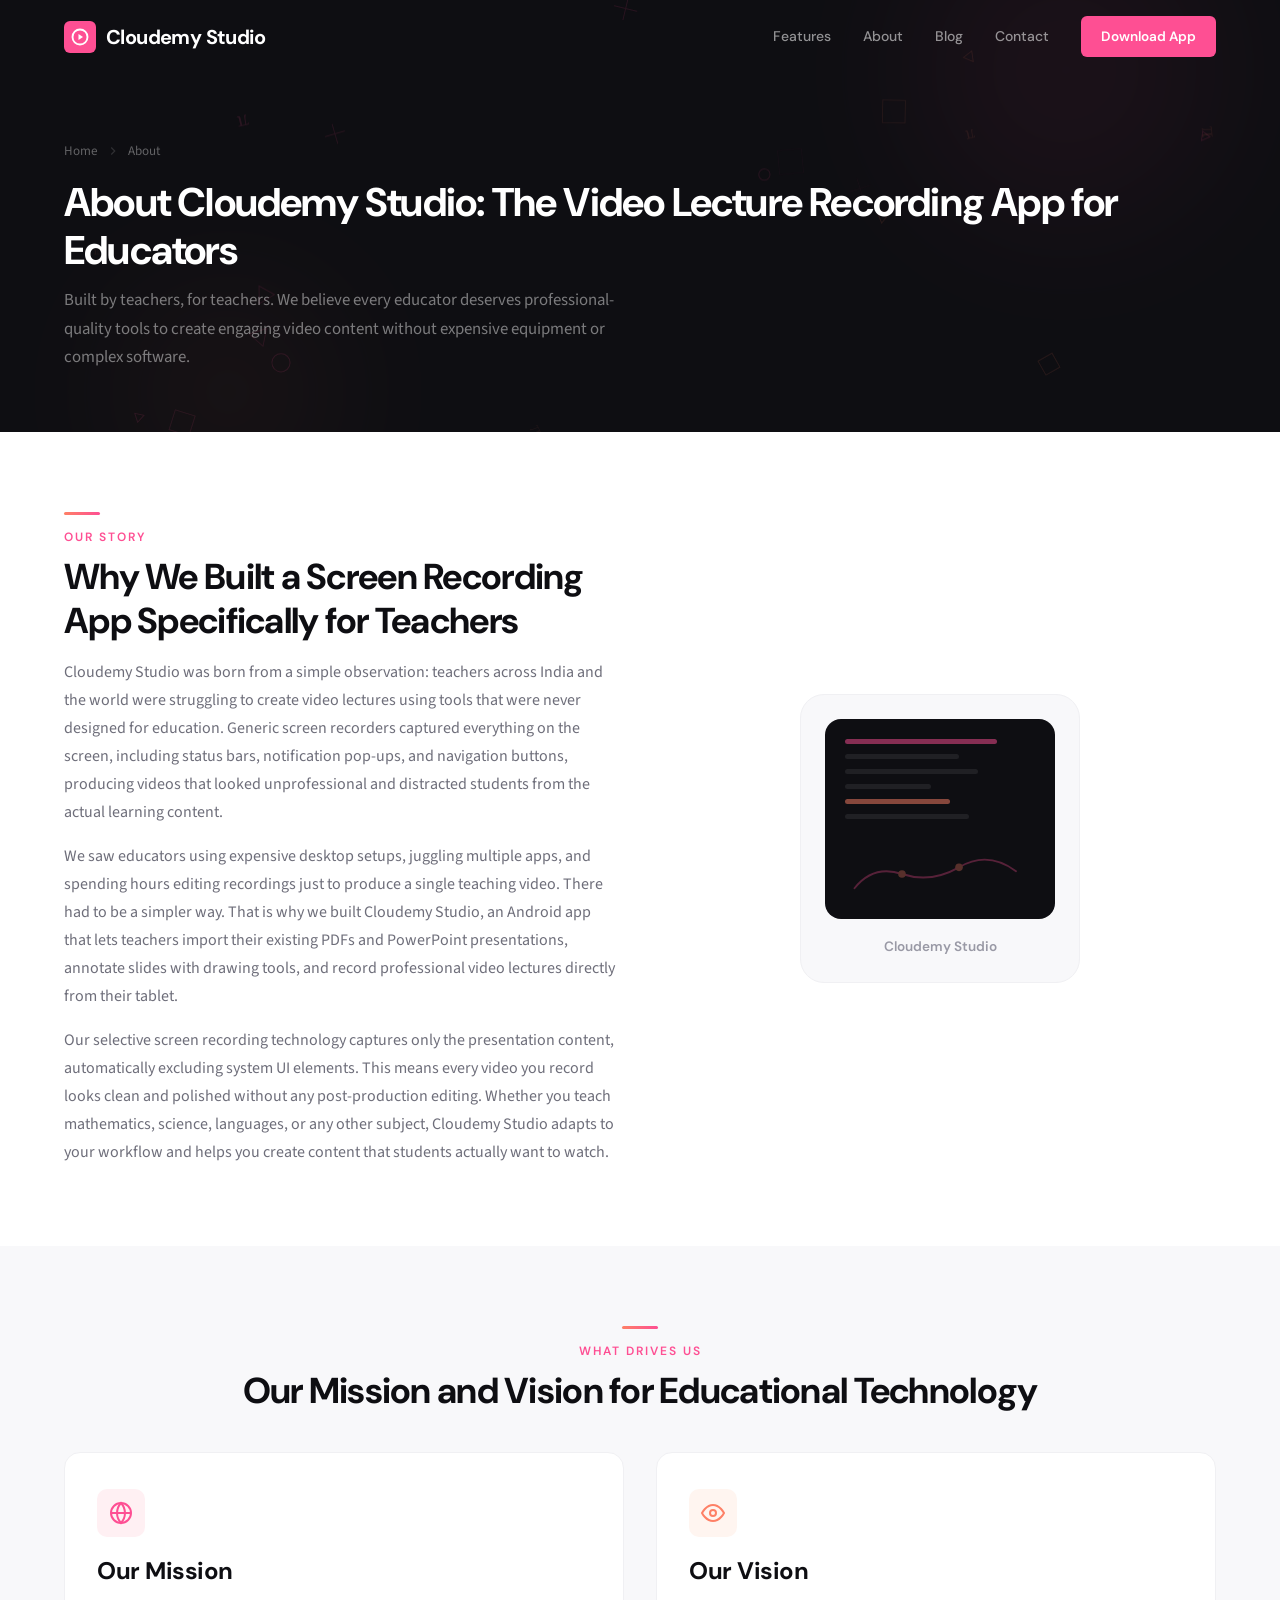
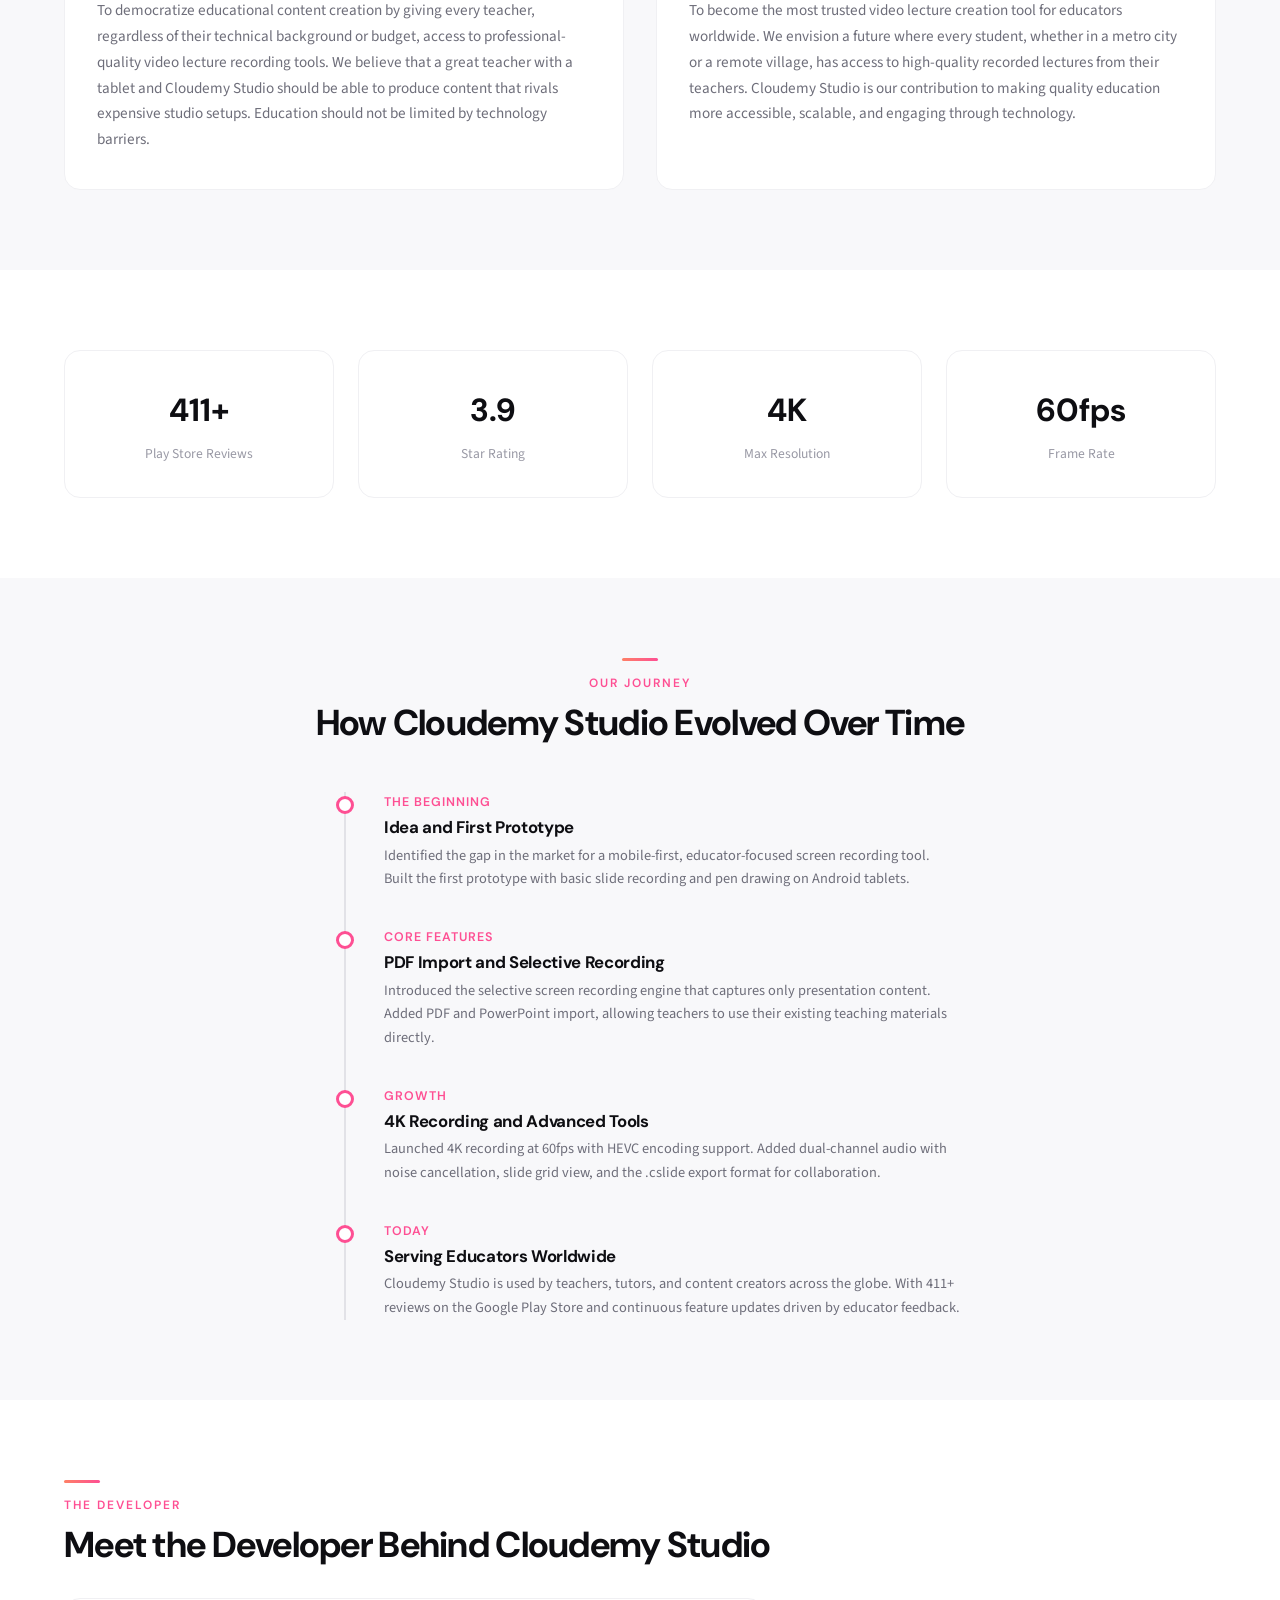
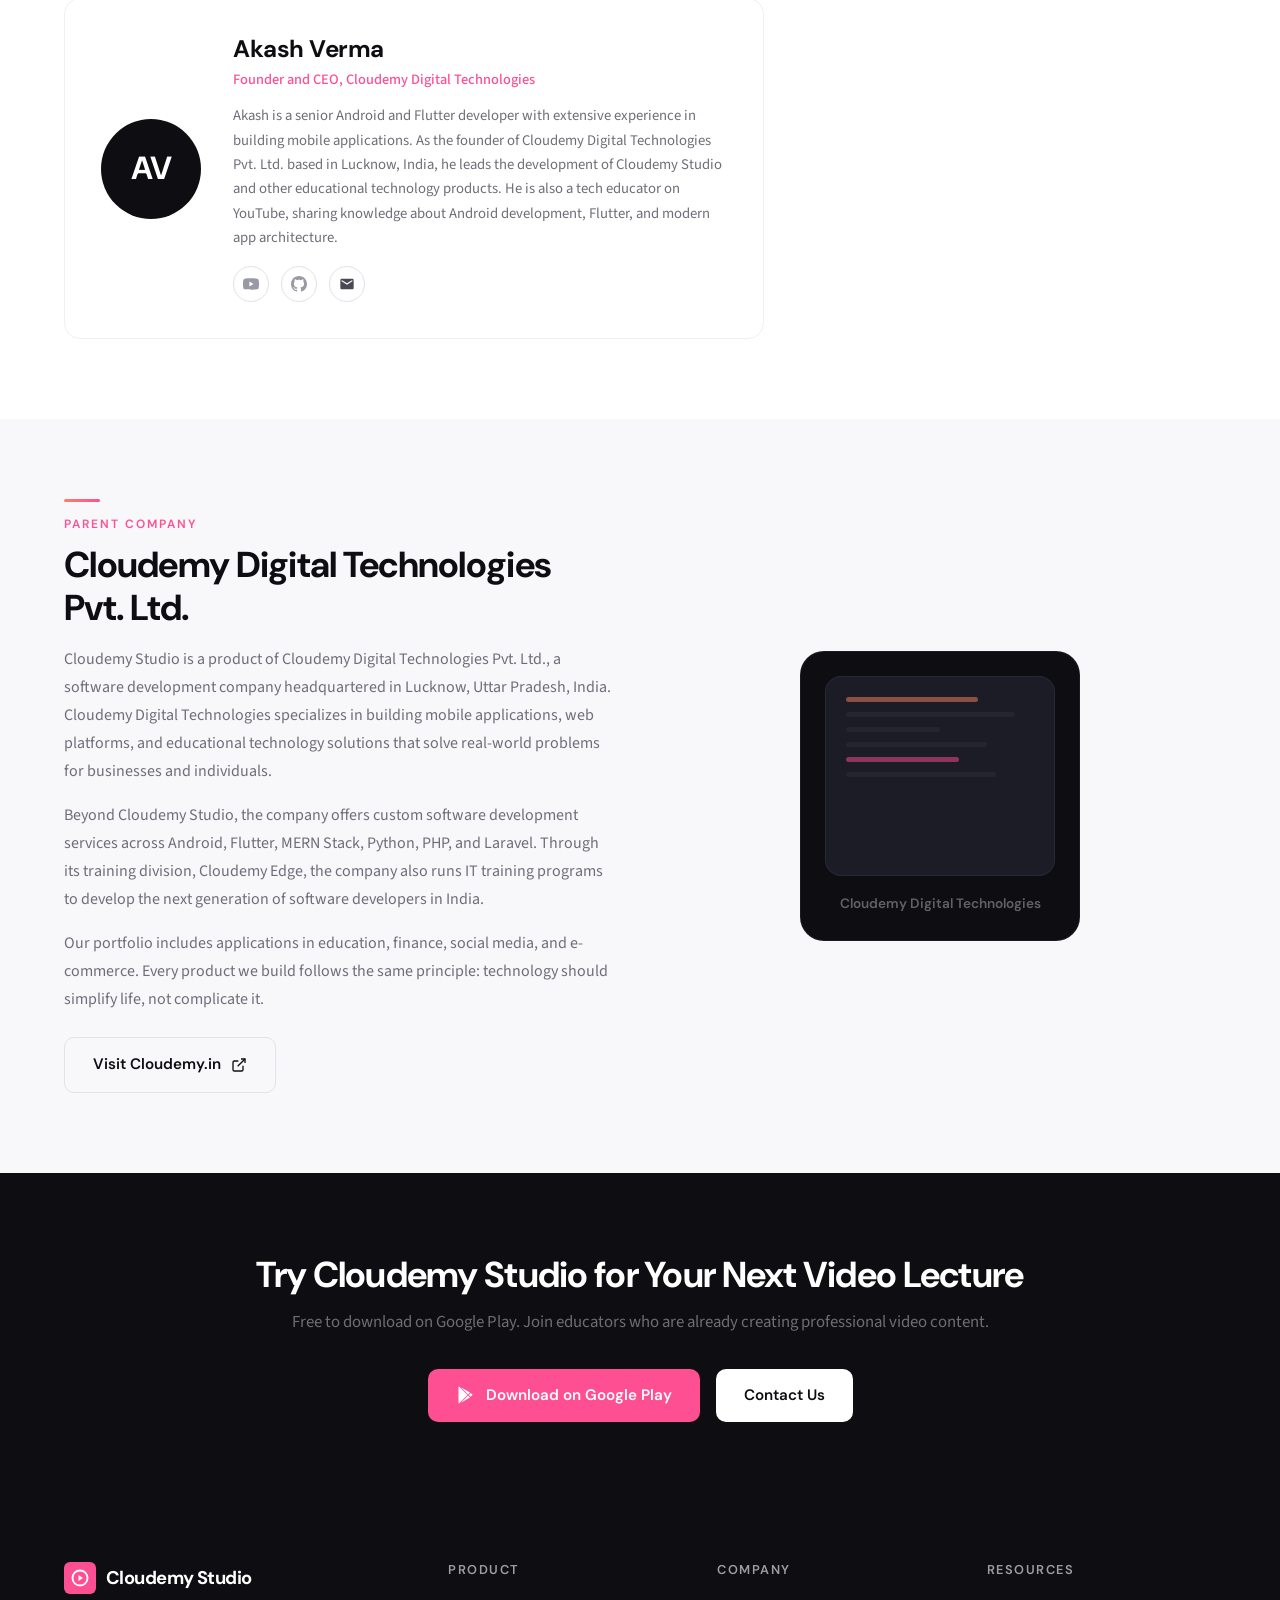
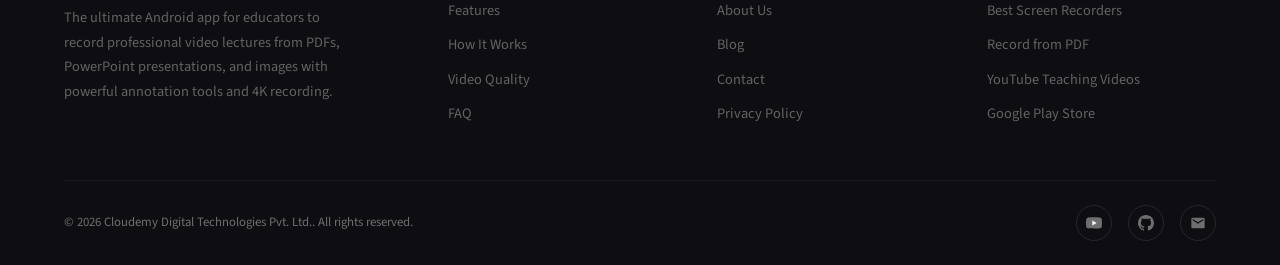
<file: about/index.html>
<!DOCTYPE html>
<html lang="en">
<head>
    <meta charset="UTF-8">
    <meta name="viewport" content="width=device-width, initial-scale=1.0">
    <title>About Cloudemy Studio - Video Lecture Recording App by Cloudemy Digital Technologies</title>
    <meta name="description" content="Learn about Cloudemy Studio, the screen recording app built for educators by Cloudemy Digital Technologies Pvt. Ltd. Our mission is to make professional video lecture creation accessible to every teacher.">
    <link rel="canonical" href="https://studio.cloudemy.in/about/">

    <!-- Open Graph -->
    <meta property="og:title" content="About Cloudemy Studio - Video Lecture Recording App for Educators">
    <meta property="og:description" content="Built by Cloudemy Digital Technologies, Cloudemy Studio helps educators create professional video lectures from PDFs and presentations on Android tablets.">
    <meta property="og:type" content="website">
    <meta property="og:url" content="https://studio.cloudemy.in/about/">
    <meta property="og:site_name" content="Cloudemy Studio">

    <!-- Fonts -->
    <link rel="preconnect" href="https://fonts.googleapis.com">
    <link rel="preconnect" href="https://fonts.gstatic.com" crossorigin>
    <link href="https://fonts.googleapis.com/css2?family=DM+Sans:wght@400;500;600;700&family=Source+Sans+3:wght@400;500;600&display=swap" rel="stylesheet">

    <!-- CSS -->
    <link rel="stylesheet" href="/css/style.css">
    <link rel="stylesheet" href="/css/page-header.css">
    <link rel="stylesheet" href="/css/about.css">

    <!-- JSON-LD -->
    <script type="application/ld+json">
    {
        "@context": "https://schema.org",
        "@type": "Organization",
        "name": "Cloudemy Digital Technologies Pvt. Ltd.",
        "url": "https://www.cloudemy.in",
        "description": "Cloudemy Digital Technologies is a software development company based in Lucknow, India, building educational tools and mobile applications for teachers and content creators.",
        "foundingDate": "2022",
        "foundingLocation": "Lucknow, India",
        "sameAs": [
            "https://www.youtube.com/@theRockAkash",
            "https://github.com/theRockAkash",
            "https://play.google.com/store/apps/details?id=com.cloudemy.studio"
        ],
        "contactPoint": {
            "@type": "ContactPoint",
            "email": "studio@cloudemy.in",
            "contactType": "customer support"
        }
    }
    </script>
    <script type="application/ld+json">
    {
        "@context": "https://schema.org",
        "@type": "BreadcrumbList",
        "itemListElement": [
            { "@type": "ListItem", "position": 1, "name": "Home", "item": "https://studio.cloudemy.in/" },
            { "@type": "ListItem", "position": 2, "name": "About", "item": "https://studio.cloudemy.in/about/" }
        ]
    }
    </script>
</head>
<body>
    <div id="site-header"></div>
    <div id="mobile-menu-slot"></div>

    <main>
        <!-- ===== PAGE HEADER ===== -->
        <section class="page-header">
            <canvas class="page-header-canvas" id="page-header-canvas"></canvas>
            <div class="page-header-glow page-header-glow-1"></div>
            <div class="page-header-glow page-header-glow-2"></div>
            <div class="container">
                <nav class="breadcrumb" aria-label="Breadcrumb">
                    <a href="/">Home</a>
                    <svg viewBox="0 0 24 24" fill="none" stroke="currentColor" stroke-width="2"><polyline points="9 18 15 12 9 6"/></svg>
                    <span>About</span>
                </nav>
                <h1>About Cloudemy Studio: The Video Lecture Recording App for Educators</h1>
                <p>Built by teachers, for teachers. We believe every educator deserves professional-quality tools to create engaging video content without expensive equipment or complex software.</p>
            </div>
        </section>

        <!-- ===== INTRO ===== -->
        <section class="inner-section">
            <div class="container">
                <div class="about-intro-grid fade-up">
                    <div class="about-intro-text">
                        <div class="accent-line"></div>
                        <div class="section-label">Our Story</div>
                        <h2>Why We Built a Screen Recording App Specifically for Teachers</h2>
                        <p>Cloudemy Studio was born from a simple observation: teachers across India and the world were struggling to create video lectures using tools that were never designed for education. Generic screen recorders captured everything on the screen, including status bars, notification pop-ups, and navigation buttons, producing videos that looked unprofessional and distracted students from the actual learning content.</p>
                        <p>We saw educators using expensive desktop setups, juggling multiple apps, and spending hours editing recordings just to produce a single teaching video. There had to be a simpler way. That is why we built Cloudemy Studio, an Android app that lets teachers import their existing PDFs and PowerPoint presentations, annotate slides with drawing tools, and record professional video lectures directly from their tablet.</p>
                        <p>Our selective screen recording technology captures only the presentation content, automatically excluding system UI elements. This means every video you record looks clean and polished without any post-production editing. Whether you teach mathematics, science, languages, or any other subject, Cloudemy Studio adapts to your workflow and helps you create content that students actually want to watch.</p>
                    </div>
                    <div class="about-intro-visual">
                        <div class="about-app-mockup">
                            <div class="about-app-screen">
                                <div class="about-screen-line" style="width:80%; background: var(--color-pink);"></div>
                                <div class="about-screen-line" style="width:60%; background: rgba(255,255,255,0.15);"></div>
                                <div class="about-screen-line" style="width:70%; background: rgba(255,255,255,0.15);"></div>
                                <div class="about-screen-line" style="width:45%; background: rgba(255,255,255,0.15);"></div>
                                <div class="about-screen-line" style="width:55%; background: var(--color-coral);"></div>
                                <div class="about-screen-line" style="width:65%; background: rgba(255,255,255,0.15);"></div>
                                <svg width="100%" height="50" viewBox="0 0 200 50" style="margin-top:auto;opacity:0.3">
                                    <path d="M10 40 Q30 15 60 25 Q90 35 120 18 Q150 0 180 22" fill="none" stroke="var(--color-pink)" stroke-width="2" stroke-linecap="round"/>
                                    <circle cx="60" cy="25" r="4" fill="var(--color-coral)"/>
                                    <circle cx="120" cy="18" r="4" fill="var(--color-coral)"/>
                                </svg>
                            </div>
                            <div class="about-app-label">Cloudemy Studio</div>
                        </div>
                    </div>
                </div>
            </div>
        </section>

        <!-- ===== MISSION & VISION ===== -->
        <section class="inner-section-alt">
            <div class="container">
                <div class="fade-up" style="text-align:center; margin-bottom:40px;">
                    <div class="accent-line" style="margin:0 auto 12px;"></div>
                    <div class="section-label">What Drives Us</div>
                    <h2 class="section-title">Our Mission and Vision for Educational Technology</h2>
                </div>
                <div class="mission-grid">
                    <div class="mission-card fade-up">
                        <div class="mission-card-icon" style="background: var(--color-accent-light); color: var(--color-pink);">
                            <svg viewBox="0 0 24 24" fill="none" stroke="currentColor" stroke-width="2"><circle cx="12" cy="12" r="10"/><path d="M2 12h20"/><path d="M12 2a15.3 15.3 0 014 10 15.3 15.3 0 01-4 10 15.3 15.3 0 01-4-10 15.3 15.3 0 014-10z"/></svg>
                        </div>
                        <h3>Our Mission</h3>
                        <p>To democratize educational content creation by giving every teacher, regardless of their technical background or budget, access to professional-quality video lecture recording tools. We believe that a great teacher with a tablet and Cloudemy Studio should be able to produce content that rivals expensive studio setups. Education should not be limited by technology barriers.</p>
                    </div>
                    <div class="mission-card fade-up">
                        <div class="mission-card-icon" style="background: var(--color-accent-light-2); color: var(--color-coral);">
                            <svg viewBox="0 0 24 24" fill="none" stroke="currentColor" stroke-width="2"><path d="M1 12s4-8 11-8 11 8 11 8-4 8-11 8-11-8-11-8z"/><circle cx="12" cy="12" r="3"/></svg>
                        </div>
                        <h3>Our Vision</h3>
                        <p>To become the most trusted video lecture creation tool for educators worldwide. We envision a future where every student, whether in a metro city or a remote village, has access to high-quality recorded lectures from their teachers. Cloudemy Studio is our contribution to making quality education more accessible, scalable, and engaging through technology.</p>
                    </div>
                </div>
            </div>
        </section>

        <!-- ===== STATS ===== -->
        <section class="inner-section">
            <div class="container">
                <div class="stats-row fade-up">
                    <div class="stat-card">
                        <div class="stat-num">411+</div>
                        <div class="stat-label">Play Store Reviews</div>
                    </div>
                    <div class="stat-card">
                        <div class="stat-num">3.9</div>
                        <div class="stat-label">Star Rating</div>
                    </div>
                    <div class="stat-card">
                        <div class="stat-num">4K</div>
                        <div class="stat-label">Max Resolution</div>
                    </div>
                    <div class="stat-card">
                        <div class="stat-num">60fps</div>
                        <div class="stat-label">Frame Rate</div>
                    </div>
                </div>
            </div>
        </section>

        <!-- ===== JOURNEY TIMELINE ===== -->
        <section class="inner-section-alt">
            <div class="container">
                <div class="fade-up" style="text-align:center; margin-bottom:48px;">
                    <div class="accent-line" style="margin:0 auto 12px;"></div>
                    <div class="section-label">Our Journey</div>
                    <h2 class="section-title">How Cloudemy Studio Evolved Over Time</h2>
                </div>
                <div class="timeline fade-up">
                    <div class="timeline-item">
                        <div class="timeline-dot"></div>
                        <div class="timeline-year">The Beginning</div>
                        <h3>Idea and First Prototype</h3>
                        <p>Identified the gap in the market for a mobile-first, educator-focused screen recording tool. Built the first prototype with basic slide recording and pen drawing on Android tablets.</p>
                    </div>
                    <div class="timeline-item">
                        <div class="timeline-dot"></div>
                        <div class="timeline-year">Core Features</div>
                        <h3>PDF Import and Selective Recording</h3>
                        <p>Introduced the selective screen recording engine that captures only presentation content. Added PDF and PowerPoint import, allowing teachers to use their existing teaching materials directly.</p>
                    </div>
                    <div class="timeline-item">
                        <div class="timeline-dot"></div>
                        <div class="timeline-year">Growth</div>
                        <h3>4K Recording and Advanced Tools</h3>
                        <p>Launched 4K recording at 60fps with HEVC encoding support. Added dual-channel audio with noise cancellation, slide grid view, and the .cslide export format for collaboration.</p>
                    </div>
                    <div class="timeline-item">
                        <div class="timeline-dot"></div>
                        <div class="timeline-year">Today</div>
                        <h3>Serving Educators Worldwide</h3>
                        <p>Cloudemy Studio is used by teachers, tutors, and content creators across the globe. With 411+ reviews on the Google Play Store and continuous feature updates driven by educator feedback.</p>
                    </div>
                </div>
            </div>
        </section>

        <!-- ===== DEVELOPER ===== -->
        <section class="inner-section">
            <div class="container">
                <div class="fade-up" style="margin-bottom:32px;">
                    <div class="accent-line"></div>
                    <div class="section-label">The Developer</div>
                    <h2 class="section-title">Meet the Developer Behind Cloudemy Studio</h2>
                </div>
                <div class="dev-card fade-up">
                    <div class="dev-avatar">AV</div>
                    <div class="dev-info">
                        <h3>Akash Verma</h3>
                        <div class="dev-role">Founder and CEO, Cloudemy Digital Technologies</div>
                        <p>Akash is a senior Android and Flutter developer with extensive experience in building mobile applications. As the founder of Cloudemy Digital Technologies Pvt. Ltd. based in Lucknow, India, he leads the development of Cloudemy Studio and other educational technology products. He is also a tech educator on YouTube, sharing knowledge about Android development, Flutter, and modern app architecture.</p>
                        <div class="dev-links">
                            <a href="https://www.youtube.com/@theRockAkash" target="_blank" rel="noopener" aria-label="YouTube">
                                <svg viewBox="0 0 24 24"><path d="M23.498 6.186a3.016 3.016 0 00-2.122-2.136C19.505 3.545 12 3.545 12 3.545s-7.505 0-9.377.505A3.017 3.017 0 00.502 6.186C0 8.07 0 12 0 12s0 3.93.502 5.814a3.016 3.016 0 002.122 2.136c1.871.505 9.376.505 9.376.505s7.505 0 9.377-.505a3.015 3.015 0 002.122-2.136C24 15.93 24 12 24 12s0-3.93-.502-5.814z"/><path fill="#fff" d="M9.545 15.568V8.432L15.818 12z"/></svg>
                            </a>
                            <a href="https://github.com/theRockAkash" target="_blank" rel="noopener" aria-label="GitHub">
                                <svg viewBox="0 0 24 24"><path d="M12 0C5.37 0 0 5.37 0 12c0 5.3 3.438 9.8 8.205 11.385.6.113.82-.258.82-.577 0-.285-.01-1.04-.015-2.04-3.338.724-4.042-1.61-4.042-1.61-.546-1.387-1.333-1.756-1.333-1.756-1.09-.745.083-.73.083-.73 1.205.085 1.838 1.236 1.838 1.236 1.07 1.835 2.809 1.305 3.495.998.108-.776.418-1.305.762-1.605-2.665-.3-5.466-1.332-5.466-5.93 0-1.31.465-2.38 1.235-3.22-.135-.303-.54-1.523.105-3.176 0 0 1.005-.322 3.3 1.23.96-.267 1.98-.399 3-.405 1.02.006 2.04.138 3 .405 2.28-1.552 3.285-1.23 3.285-1.23.645 1.653.24 2.873.12 3.176.765.84 1.23 1.91 1.23 3.22 0 4.61-2.805 5.625-5.475 5.92.42.36.81 1.096.81 2.22 0 1.605-.015 2.896-.015 3.286 0 .315.21.69.825.57C20.565 21.795 24 17.295 24 12c0-6.63-5.37-12-12-12z"/></svg>
                            </a>
                            <a href="mailto:studio@cloudemy.in" aria-label="Email">
                                <svg viewBox="0 0 24 24"><path d="M20 4H4c-1.1 0-2 .9-2 2v12c0 1.1.9 2 2 2h16c1.1 0 2-.9 2-2V6c0-1.1-.9-2-2-2zm0 4l-8 5-8-5V6l8 5 8-5v2z" fill="currentColor"/></svg>
                            </a>
                        </div>
                    </div>
                </div>
            </div>
        </section>

        <!-- ===== PARENT COMPANY ===== -->
        <section class="inner-section-alt">
            <div class="container">
                <div class="about-intro-grid fade-up">
                    <div class="about-intro-text">
                        <div class="accent-line"></div>
                        <div class="section-label">Parent Company</div>
                        <h2>Cloudemy Digital Technologies Pvt. Ltd.</h2>
                        <p>Cloudemy Studio is a product of Cloudemy Digital Technologies Pvt. Ltd., a software development company headquartered in Lucknow, Uttar Pradesh, India. Cloudemy Digital Technologies specializes in building mobile applications, web platforms, and educational technology solutions that solve real-world problems for businesses and individuals.</p>
                        <p>Beyond Cloudemy Studio, the company offers custom software development services across Android, Flutter, MERN Stack, Python, PHP, and Laravel. Through its training division, Cloudemy Edge, the company also runs IT training programs to develop the next generation of software developers in India.</p>
                        <p>Our portfolio includes applications in education, finance, social media, and e-commerce. Every product we build follows the same principle: technology should simplify life, not complicate it.</p>
                        <div style="margin-top:24px;">
                            <a href="https://www.cloudemy.in" class="btn btn-outline" target="_blank" rel="noopener">
                                Visit Cloudemy.in
                                <svg width="16" height="16" viewBox="0 0 24 24" fill="none" stroke="currentColor" stroke-width="2"><path d="M18 13v6a2 2 0 01-2 2H5a2 2 0 01-2-2V8a2 2 0 012-2h6"/><polyline points="15 3 21 3 21 9"/><line x1="10" y1="14" x2="21" y2="3"/></svg>
                            </a>
                        </div>
                    </div>
                    <div class="about-intro-visual">
                        <div class="about-app-mockup" style="background: var(--color-dark); border-color: rgba(255,255,255,0.06);">
                            <div class="about-app-screen" style="background: var(--color-dark-3); border: 1px solid rgba(255,255,255,0.06);">
                                <div class="about-screen-line" style="width:70%; background: var(--color-coral);"></div>
                                <div class="about-screen-line" style="width:90%; background: rgba(255,255,255,0.08);"></div>
                                <div class="about-screen-line" style="width:50%; background: rgba(255,255,255,0.08);"></div>
                                <div class="about-screen-line" style="width:75%; background: rgba(255,255,255,0.08);"></div>
                                <div class="about-screen-line" style="width:60%; background: var(--color-pink);"></div>
                                <div class="about-screen-line" style="width:80%; background: rgba(255,255,255,0.08);"></div>
                            </div>
                            <div class="about-app-label" style="color: rgba(255,255,255,0.35);">Cloudemy Digital Technologies</div>
                        </div>
                    </div>
                </div>
            </div>
        </section>

        <!-- ===== CTA ===== -->
        <section class="about-cta">
            <div class="container fade-up">
                <h2>Try Cloudemy Studio for Your Next Video Lecture</h2>
                <p>Free to download on Google Play. Join educators who are already creating professional video content.</p>
                <div class="cta-actions">
                    <a href="https://play.google.com/store/apps/details?id=com.cloudemy.studio" class="btn btn-primary" target="_blank" rel="noopener">
                        <svg width="20" height="20" viewBox="0 0 24 24" fill="currentColor"><path d="M3.609 1.814L13.792 12 3.61 22.186a.996.996 0 01-.61-.92V2.734a1 1 0 01.609-.92zm10.89 10.893l2.302 2.302-10.937 6.333 8.635-8.635zm3.199-3.199l2.302 2.302-2.302 2.302L15.396 12l2.302-2.492zM5.864 2.658L16.8 8.99l-2.302 2.302-8.635-8.635z"/></svg>
                        Download on Google Play
                    </a>
                    <a href="/contact/" class="btn btn-white">Contact Us</a>
                </div>
            </div>
        </section>
    </main>

    <div id="site-footer"></div>

    <script src="/js/components.js"></script>
    <script>
    (function() {
        var canvas = document.getElementById("page-header-canvas");
        if (!canvas) return;
        var ctx = canvas.getContext("2d");
        var W, H, dpr;
        var elements = [];
        var SHAPES = [
            function(c,s){c.beginPath();c.moveTo(0,-s);c.lineTo(s*0.866,s*0.5);c.lineTo(-s*0.866,s*0.5);c.closePath();c.stroke();},
            function(c,s){c.beginPath();c.arc(0,0,s,0,Math.PI*2);c.stroke();},
            function(c,s){c.strokeRect(-s,-s,s*2,s*2);},
            function(c,s){c.beginPath();c.moveTo(-s,0);c.lineTo(s,0);c.moveTo(0,-s);c.lineTo(0,s);c.stroke();},
            function(c,s){c.beginPath();c.moveTo(-s,-s);c.lineTo(s,s);c.moveTo(s,-s);c.lineTo(-s,s);c.stroke();},
            function(c,s){c.font=(s*2)+"px serif";c.fillText("\u03C0",-s*0.6,s*0.5);},
            function(c,s){c.font=(s*2)+"px serif";c.fillText("\u0394",-s*0.6,s*0.5);}
        ];
        function resize(){
            dpr=Math.min(window.devicePixelRatio||1,2);
            var r=canvas.getBoundingClientRect();W=r.width;H=r.height;
            canvas.width=W*dpr;canvas.height=H*dpr;
            ctx.setTransform(dpr,0,0,dpr,0,0);
        }
        function create(){
            elements=[];var count=Math.max(8,Math.min(Math.floor(W*H/25000),20));
            for(var i=0;i<count;i++){
                elements.push({x:Math.random()*W,y:Math.random()*H,vx:(Math.random()-0.5)*0.2,vy:(Math.random()-0.5)*0.15,size:Math.random()*7+5,rot:Math.random()*Math.PI*2,rs:(Math.random()-0.5)*0.004,op:Math.random()*0.1+0.03,shape:Math.floor(Math.random()*SHAPES.length),color:Math.random()>0.5?"254,128,102":"254,79,147"});
            }
        }
        function draw(){
            ctx.clearRect(0,0,W,H);
            for(var i=0;i<elements.length;i++){
                var e=elements[i];e.x+=e.vx;e.y+=e.vy;e.rot+=e.rs;
                if(e.x<-20)e.x=W+20;if(e.x>W+20)e.x=-20;
                if(e.y<-20)e.y=H+20;if(e.y>H+20)e.y=-20;
                ctx.save();ctx.translate(e.x,e.y);ctx.rotate(e.rot);
                ctx.globalAlpha=e.op;ctx.strokeStyle="rgba("+e.color+",1)";ctx.fillStyle="rgba("+e.color+",1)";
                ctx.lineWidth=1;ctx.lineCap="round";SHAPES[e.shape](ctx,e.size);ctx.restore();
            }
            requestAnimationFrame(draw);
        }
        resize();create();draw();
        window.addEventListener("resize",function(){resize();create();});
    })();
    </script>
</body>
</html>
</file>
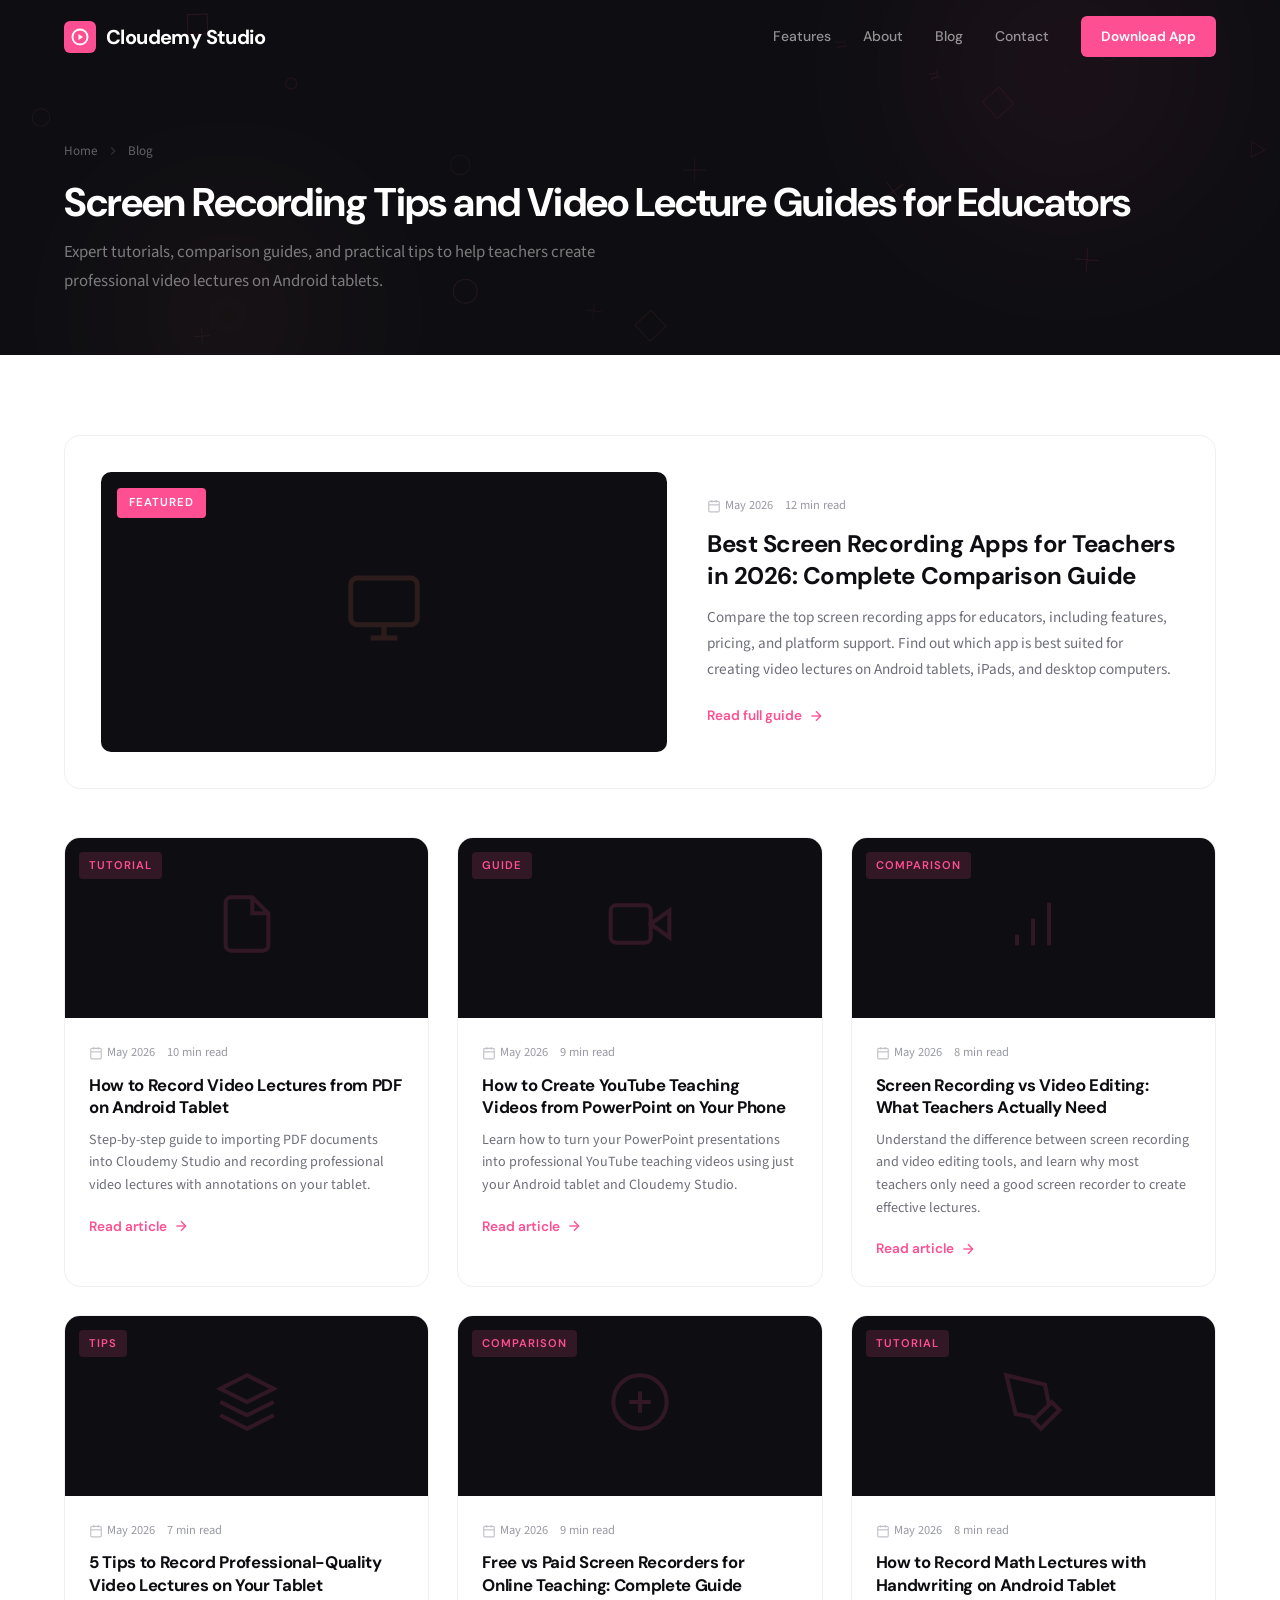
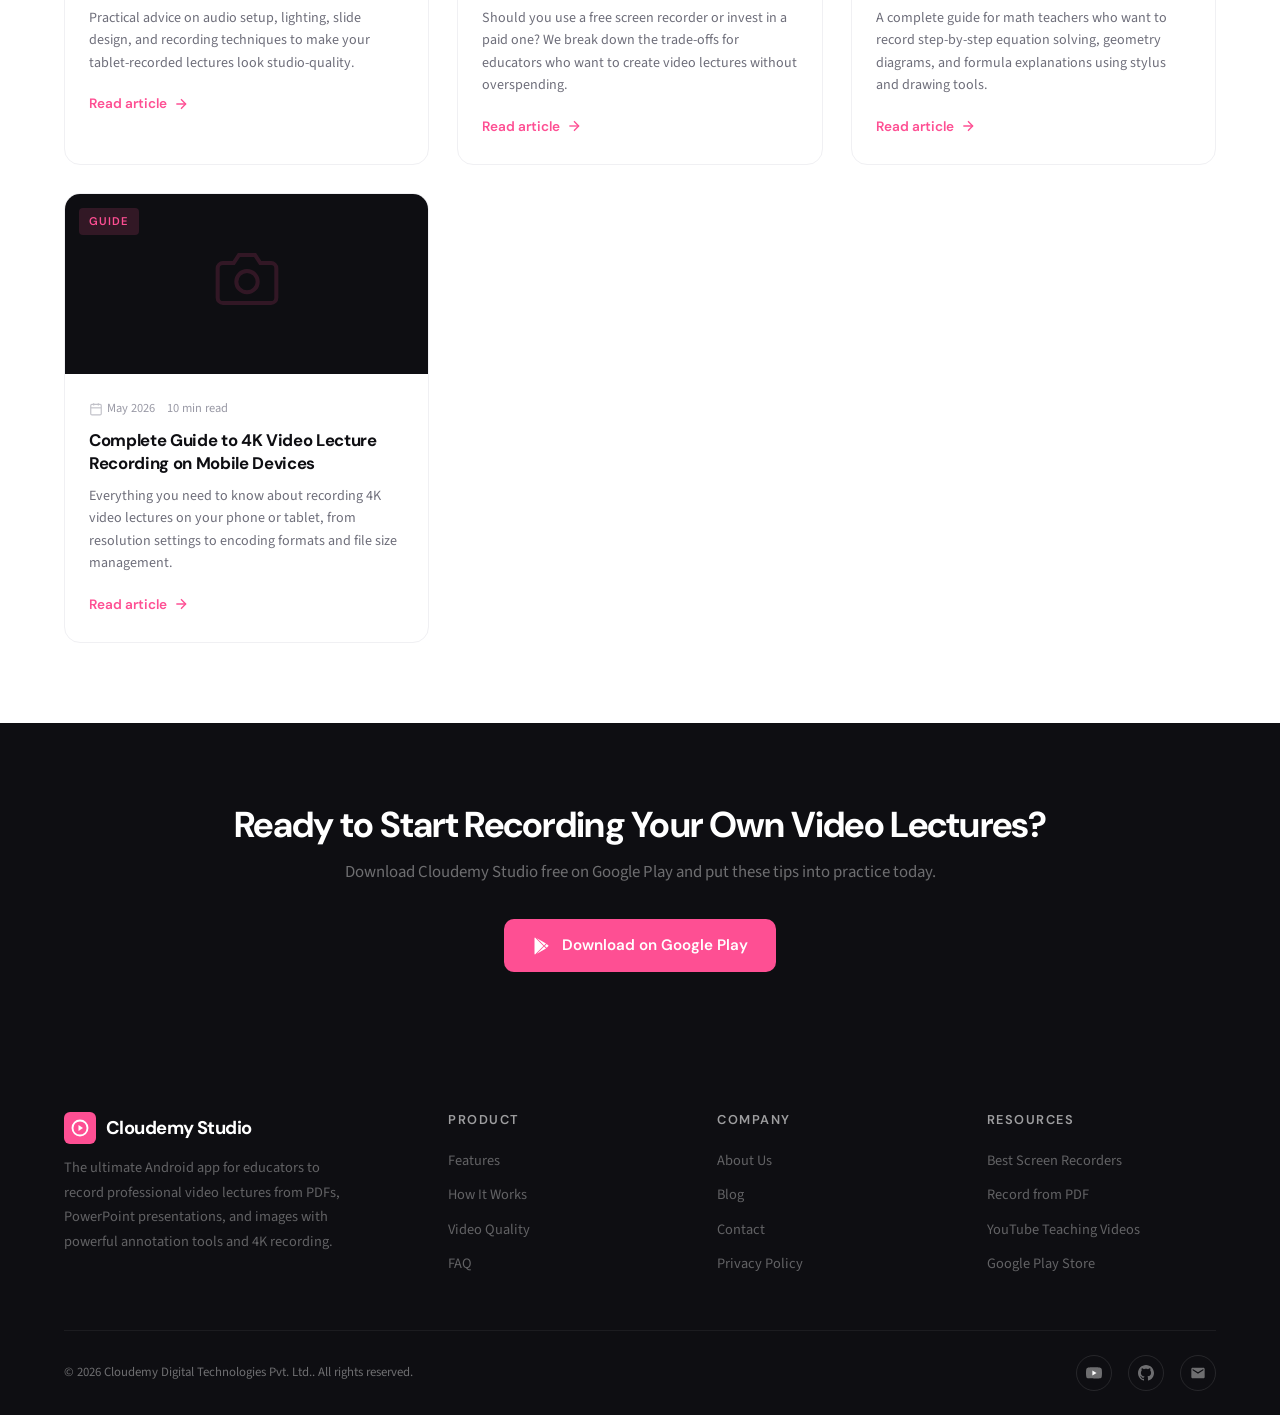
<file: blog/index.html>
<!DOCTYPE html>
<html lang="en">
<head>
    <meta charset="UTF-8">
    <meta name="viewport" content="width=device-width, initial-scale=1.0">
    <title>Cloudemy Studio Blog - Screen Recording Tips, Video Lecture Guides for Teachers</title>
    <meta name="description" content="Read expert guides on screen recording for teachers, video lecture creation tips, and tutorials for recording from PDF and PowerPoint on Android. Updated resources for educators.">
    <link rel="canonical" href="https://studio.cloudemy.in/blog/">

    <meta property="og:title" content="Cloudemy Studio Blog - Screen Recording Tips and Video Lecture Guides">
    <meta property="og:description" content="Expert guides for teachers on screen recording, video lecture creation, and educational content production on Android tablets.">
    <meta property="og:type" content="website">
    <meta property="og:url" content="https://studio.cloudemy.in/blog/">
    <meta property="og:site_name" content="Cloudemy Studio">

    <link rel="preconnect" href="https://fonts.googleapis.com">
    <link rel="preconnect" href="https://fonts.gstatic.com" crossorigin>
    <link href="https://fonts.googleapis.com/css2?family=DM+Sans:wght@400;500;600;700&family=Source+Sans+3:wght@400;500;600&display=swap" rel="stylesheet">

    <link rel="stylesheet" href="/css/style.css">
    <link rel="stylesheet" href="/css/page-header.css">
    <link rel="stylesheet" href="/css/blog.css">

    <script type="application/ld+json">
    {
        "@context": "https://schema.org",
        "@type": "Blog",
        "name": "Cloudemy Studio Blog",
        "description": "Expert guides on screen recording, video lecture creation, and educational content production for teachers.",
        "url": "https://studio.cloudemy.in/blog/",
        "publisher": {
            "@type": "Organization",
            "name": "Cloudemy Digital Technologies Pvt. Ltd."
        }
    }
    </script>
    <script type="application/ld+json">
    {
        "@context": "https://schema.org",
        "@type": "BreadcrumbList",
        "itemListElement": [
            { "@type": "ListItem", "position": 1, "name": "Home", "item": "https://studio.cloudemy.in/" },
            { "@type": "ListItem", "position": 2, "name": "Blog", "item": "https://studio.cloudemy.in/blog/" }
        ]
    }
    </script>
</head>
<body>
    <div id="site-header"></div>
    <div id="mobile-menu-slot"></div>

    <main>
        <section class="page-header">
            <canvas class="page-header-canvas" id="page-header-canvas"></canvas>
            <div class="page-header-glow page-header-glow-1"></div>
            <div class="page-header-glow page-header-glow-2"></div>
            <div class="container">
                <nav class="breadcrumb" aria-label="Breadcrumb">
                    <a href="/">Home</a>
                    <svg viewBox="0 0 24 24" fill="none" stroke="currentColor" stroke-width="2"><polyline points="9 18 15 12 9 6"/></svg>
                    <span>Blog</span>
                </nav>
                <h1>Screen Recording Tips and Video Lecture Guides for Educators</h1>
                <p>Expert tutorials, comparison guides, and practical tips to help teachers create professional video lectures on Android tablets.</p>
            </div>
        </section>

        <section class="inner-section">
            <div class="container">
                <!-- Featured Post -->
                <div class="blog-featured fade-up">
                    <div class="blog-featured-thumb">
                        <span class="blog-featured-tag">Featured</span>
                        <div class="blog-featured-thumb-icon">
                            <svg viewBox="0 0 24 24"><rect x="2" y="3" width="20" height="14" rx="2"/><path d="M8 21h8M12 17v4"/></svg>
                        </div>
                    </div>
                    <div class="blog-featured-body">
                        <div class="blog-card-meta">
                            <span><svg viewBox="0 0 24 24" fill="none" stroke="currentColor" stroke-width="2"><rect x="3" y="4" width="18" height="18" rx="2"/><line x1="16" y1="2" x2="16" y2="6"/><line x1="8" y1="2" x2="8" y2="6"/><line x1="3" y1="10" x2="21" y2="10"/></svg> May 2026</span>
                            <span>12 min read</span>
                        </div>
                        <h2><a href="/blog/best-screen-recording-apps-for-teachers/">Best Screen Recording Apps for Teachers in 2026: Complete Comparison Guide</a></h2>
                        <p>Compare the top screen recording apps for educators, including features, pricing, and platform support. Find out which app is best suited for creating video lectures on Android tablets, iPads, and desktop computers.</p>
                        <a href="/blog/best-screen-recording-apps-for-teachers/" class="blog-card-link">
                            Read full guide
                            <svg viewBox="0 0 24 24" fill="none" stroke="currentColor" stroke-width="2"><line x1="5" y1="12" x2="19" y2="12"/><polyline points="12 5 19 12 12 19"/></svg>
                        </a>
                    </div>
                </div>

                <!-- Blog Grid -->
                <div class="blog-grid">
                    <article class="blog-card fade-up">
                        <div class="blog-card-thumb">
                            <span class="blog-card-tag">Tutorial</span>
                            <div class="blog-card-thumb-icon"><svg viewBox="0 0 24 24"><path d="M14 2H6a2 2 0 00-2 2v16a2 2 0 002 2h12a2 2 0 002-2V8z"/><path d="M14 2v6h6"/></svg></div>
                        </div>
                        <div class="blog-card-body">
                            <div class="blog-card-meta">
                                <span><svg viewBox="0 0 24 24" fill="none" stroke="currentColor" stroke-width="2"><rect x="3" y="4" width="18" height="18" rx="2"/><line x1="16" y1="2" x2="16" y2="6"/><line x1="8" y1="2" x2="8" y2="6"/><line x1="3" y1="10" x2="21" y2="10"/></svg> May 2026</span>
                                <span>10 min read</span>
                            </div>
                            <h3><a href="/blog/how-to-record-video-lectures-from-pdf/">How to Record Video Lectures from PDF on Android Tablet</a></h3>
                            <p>Step-by-step guide to importing PDF documents into Cloudemy Studio and recording professional video lectures with annotations on your tablet.</p>
                            <a href="/blog/how-to-record-video-lectures-from-pdf/" class="blog-card-link">Read article <svg viewBox="0 0 24 24" fill="none" stroke="currentColor" stroke-width="2"><line x1="5" y1="12" x2="19" y2="12"/><polyline points="12 5 19 12 12 19"/></svg></a>
                        </div>
                    </article>

                    <article class="blog-card fade-up">
                        <div class="blog-card-thumb">
                            <span class="blog-card-tag">Guide</span>
                            <div class="blog-card-thumb-icon"><svg viewBox="0 0 24 24"><polygon points="23 7 16 12 23 17 23 7"/><rect x="1" y="5" width="15" height="14" rx="2"/></svg></div>
                        </div>
                        <div class="blog-card-body">
                            <div class="blog-card-meta">
                                <span><svg viewBox="0 0 24 24" fill="none" stroke="currentColor" stroke-width="2"><rect x="3" y="4" width="18" height="18" rx="2"/><line x1="16" y1="2" x2="16" y2="6"/><line x1="8" y1="2" x2="8" y2="6"/><line x1="3" y1="10" x2="21" y2="10"/></svg> May 2026</span>
                                <span>9 min read</span>
                            </div>
                            <h3><a href="/blog/how-to-create-youtube-teaching-videos/">How to Create YouTube Teaching Videos from PowerPoint on Your Phone</a></h3>
                            <p>Learn how to turn your PowerPoint presentations into professional YouTube teaching videos using just your Android tablet and Cloudemy Studio.</p>
                            <a href="/blog/how-to-create-youtube-teaching-videos/" class="blog-card-link">Read article <svg viewBox="0 0 24 24" fill="none" stroke="currentColor" stroke-width="2"><line x1="5" y1="12" x2="19" y2="12"/><polyline points="12 5 19 12 12 19"/></svg></a>
                        </div>
                    </article>

                    <article class="blog-card fade-up">
                        <div class="blog-card-thumb">
                            <span class="blog-card-tag">Comparison</span>
                            <div class="blog-card-thumb-icon"><svg viewBox="0 0 24 24"><path d="M12 20V10"/><path d="M18 20V4"/><path d="M6 20v-4"/></svg></div>
                        </div>
                        <div class="blog-card-body">
                            <div class="blog-card-meta">
                                <span><svg viewBox="0 0 24 24" fill="none" stroke="currentColor" stroke-width="2"><rect x="3" y="4" width="18" height="18" rx="2"/><line x1="16" y1="2" x2="16" y2="6"/><line x1="8" y1="2" x2="8" y2="6"/><line x1="3" y1="10" x2="21" y2="10"/></svg> May 2026</span>
                                <span>8 min read</span>
                            </div>
                            <h3><a href="/blog/screen-recording-vs-video-editing-for-teachers/">Screen Recording vs Video Editing: What Teachers Actually Need</a></h3>
                            <p>Understand the difference between screen recording and video editing tools, and learn why most teachers only need a good screen recorder to create effective lectures.</p>
                            <a href="/blog/screen-recording-vs-video-editing-for-teachers/" class="blog-card-link">Read article <svg viewBox="0 0 24 24" fill="none" stroke="currentColor" stroke-width="2"><line x1="5" y1="12" x2="19" y2="12"/><polyline points="12 5 19 12 12 19"/></svg></a>
                        </div>
                    </article>

                    <article class="blog-card fade-up">
                        <div class="blog-card-thumb">
                            <span class="blog-card-tag">Tips</span>
                            <div class="blog-card-thumb-icon"><svg viewBox="0 0 24 24"><path d="M12 2L2 7l10 5 10-5-10-5z"/><path d="M2 17l10 5 10-5"/><path d="M2 12l10 5 10-5"/></svg></div>
                        </div>
                        <div class="blog-card-body">
                            <div class="blog-card-meta">
                                <span><svg viewBox="0 0 24 24" fill="none" stroke="currentColor" stroke-width="2"><rect x="3" y="4" width="18" height="18" rx="2"/><line x1="16" y1="2" x2="16" y2="6"/><line x1="8" y1="2" x2="8" y2="6"/><line x1="3" y1="10" x2="21" y2="10"/></svg> May 2026</span>
                                <span>7 min read</span>
                            </div>
                            <h3><a href="/blog/tips-to-record-professional-lectures-on-tablet/">5 Tips to Record Professional-Quality Video Lectures on Your Tablet</a></h3>
                            <p>Practical advice on audio setup, lighting, slide design, and recording techniques to make your tablet-recorded lectures look studio-quality.</p>
                            <a href="/blog/tips-to-record-professional-lectures-on-tablet/" class="blog-card-link">Read article <svg viewBox="0 0 24 24" fill="none" stroke="currentColor" stroke-width="2"><line x1="5" y1="12" x2="19" y2="12"/><polyline points="12 5 19 12 12 19"/></svg></a>
                        </div>
                    </article>

                    <article class="blog-card fade-up">
                        <div class="blog-card-thumb">
                            <span class="blog-card-tag">Comparison</span>
                            <div class="blog-card-thumb-icon"><svg viewBox="0 0 24 24"><circle cx="12" cy="12" r="10"/><line x1="12" y1="8" x2="12" y2="16"/><line x1="8" y1="12" x2="16" y2="12"/></svg></div>
                        </div>
                        <div class="blog-card-body">
                            <div class="blog-card-meta">
                                <span><svg viewBox="0 0 24 24" fill="none" stroke="currentColor" stroke-width="2"><rect x="3" y="4" width="18" height="18" rx="2"/><line x1="16" y1="2" x2="16" y2="6"/><line x1="8" y1="2" x2="8" y2="6"/><line x1="3" y1="10" x2="21" y2="10"/></svg> May 2026</span>
                                <span>9 min read</span>
                            </div>
                            <h3><a href="/blog/free-vs-paid-screen-recorders-for-teaching/">Free vs Paid Screen Recorders for Online Teaching: Complete Guide</a></h3>
                            <p>Should you use a free screen recorder or invest in a paid one? We break down the trade-offs for educators who want to create video lectures without overspending.</p>
                            <a href="/blog/free-vs-paid-screen-recorders-for-teaching/" class="blog-card-link">Read article <svg viewBox="0 0 24 24" fill="none" stroke="currentColor" stroke-width="2"><line x1="5" y1="12" x2="19" y2="12"/><polyline points="12 5 19 12 12 19"/></svg></a>
                        </div>
                    </article>

                    <article class="blog-card fade-up">
                        <div class="blog-card-thumb">
                            <span class="blog-card-tag">Tutorial</span>
                            <div class="blog-card-thumb-icon"><svg viewBox="0 0 24 24"><path d="M12 19l7-7 3 3-7 7-3-3z"/><path d="M18 13l-1.5-7.5L2 2l3.5 14.5L13 18"/></svg></div>
                        </div>
                        <div class="blog-card-body">
                            <div class="blog-card-meta">
                                <span><svg viewBox="0 0 24 24" fill="none" stroke="currentColor" stroke-width="2"><rect x="3" y="4" width="18" height="18" rx="2"/><line x1="16" y1="2" x2="16" y2="6"/><line x1="8" y1="2" x2="8" y2="6"/><line x1="3" y1="10" x2="21" y2="10"/></svg> May 2026</span>
                                <span>8 min read</span>
                            </div>
                            <h3><a href="/blog/how-to-record-math-lectures-with-handwriting/">How to Record Math Lectures with Handwriting on Android Tablet</a></h3>
                            <p>A complete guide for math teachers who want to record step-by-step equation solving, geometry diagrams, and formula explanations using stylus and drawing tools.</p>
                            <a href="/blog/how-to-record-math-lectures-with-handwriting/" class="blog-card-link">Read article <svg viewBox="0 0 24 24" fill="none" stroke="currentColor" stroke-width="2"><line x1="5" y1="12" x2="19" y2="12"/><polyline points="12 5 19 12 12 19"/></svg></a>
                        </div>
                    </article>

                    <article class="blog-card fade-up">
                        <div class="blog-card-thumb">
                            <span class="blog-card-tag">Guide</span>
                            <div class="blog-card-thumb-icon"><svg viewBox="0 0 24 24"><path d="M23 19a2 2 0 01-2 2H3a2 2 0 01-2-2V8a2 2 0 012-2h4l2-3h6l2 3h4a2 2 0 012 2z"/><circle cx="12" cy="13" r="4"/></svg></div>
                        </div>
                        <div class="blog-card-body">
                            <div class="blog-card-meta">
                                <span><svg viewBox="0 0 24 24" fill="none" stroke="currentColor" stroke-width="2"><rect x="3" y="4" width="18" height="18" rx="2"/><line x1="16" y1="2" x2="16" y2="6"/><line x1="8" y1="2" x2="8" y2="6"/><line x1="3" y1="10" x2="21" y2="10"/></svg> May 2026</span>
                                <span>10 min read</span>
                            </div>
                            <h3><a href="/blog/guide-to-4k-video-lecture-recording-on-mobile/">Complete Guide to 4K Video Lecture Recording on Mobile Devices</a></h3>
                            <p>Everything you need to know about recording 4K video lectures on your phone or tablet, from resolution settings to encoding formats and file size management.</p>
                            <a href="/blog/guide-to-4k-video-lecture-recording-on-mobile/" class="blog-card-link">Read article <svg viewBox="0 0 24 24" fill="none" stroke="currentColor" stroke-width="2"><line x1="5" y1="12" x2="19" y2="12"/><polyline points="12 5 19 12 12 19"/></svg></a>
                        </div>
                    </article>
                </div>
            </div>
        </section>

        <section class="blog-cta">
            <div class="container fade-up">
                <h2>Ready to Start Recording Your Own Video Lectures?</h2>
                <p>Download Cloudemy Studio free on Google Play and put these tips into practice today.</p>
                <a href="https://play.google.com/store/apps/details?id=com.cloudemy.studio" class="btn btn-primary" target="_blank" rel="noopener">
                    <svg width="20" height="20" viewBox="0 0 24 24" fill="currentColor"><path d="M3.609 1.814L13.792 12 3.61 22.186a.996.996 0 01-.61-.92V2.734a1 1 0 01.609-.92zm10.89 10.893l2.302 2.302-10.937 6.333 8.635-8.635zm3.199-3.199l2.302 2.302-2.302 2.302L15.396 12l2.302-2.492zM5.864 2.658L16.8 8.99l-2.302 2.302-8.635-8.635z"/></svg>
                    Download on Google Play
                </a>
            </div>
        </section>
    </main>

    <div id="site-footer"></div>
    <script src="/js/components.js"></script>
    <script>
    (function(){
        var canvas=document.getElementById("page-header-canvas");if(!canvas)return;
        var ctx=canvas.getContext("2d"),W,H,dpr,elements=[];
        var S=[function(c,s){c.beginPath();c.moveTo(0,-s);c.lineTo(s*0.866,s*0.5);c.lineTo(-s*0.866,s*0.5);c.closePath();c.stroke();},function(c,s){c.beginPath();c.arc(0,0,s,0,Math.PI*2);c.stroke();},function(c,s){c.strokeRect(-s,-s,s*2,s*2);},function(c,s){c.beginPath();c.moveTo(-s,0);c.lineTo(s,0);c.moveTo(0,-s);c.lineTo(0,s);c.stroke();},function(c,s){c.font=(s*2)+"px serif";c.fillText("\u03C0",-s*0.6,s*0.5);}];
        function resize(){dpr=Math.min(window.devicePixelRatio||1,2);var r=canvas.getBoundingClientRect();W=r.width;H=r.height;canvas.width=W*dpr;canvas.height=H*dpr;ctx.setTransform(dpr,0,0,dpr,0,0);}
        function create(){elements=[];var c=Math.max(8,Math.min(Math.floor(W*H/25000),18));for(var i=0;i<c;i++){elements.push({x:Math.random()*W,y:Math.random()*H,vx:(Math.random()-0.5)*0.2,vy:(Math.random()-0.5)*0.15,size:Math.random()*7+5,rot:Math.random()*Math.PI*2,rs:(Math.random()-0.5)*0.004,op:Math.random()*0.1+0.03,shape:Math.floor(Math.random()*S.length),color:Math.random()>0.5?"254,128,102":"254,79,147"});}}
        function draw(){ctx.clearRect(0,0,W,H);for(var i=0;i<elements.length;i++){var e=elements[i];e.x+=e.vx;e.y+=e.vy;e.rot+=e.rs;if(e.x<-20)e.x=W+20;if(e.x>W+20)e.x=-20;if(e.y<-20)e.y=H+20;if(e.y>H+20)e.y=-20;ctx.save();ctx.translate(e.x,e.y);ctx.rotate(e.rot);ctx.globalAlpha=e.op;ctx.strokeStyle="rgba("+e.color+",1)";ctx.fillStyle="rgba("+e.color+",1)";ctx.lineWidth=1;ctx.lineCap="round";S[e.shape](ctx,e.size);ctx.restore();}requestAnimationFrame(draw);}
        resize();create();draw();window.addEventListener("resize",function(){resize();create();});
    })();
    </script>
</body>
</html>
</file>
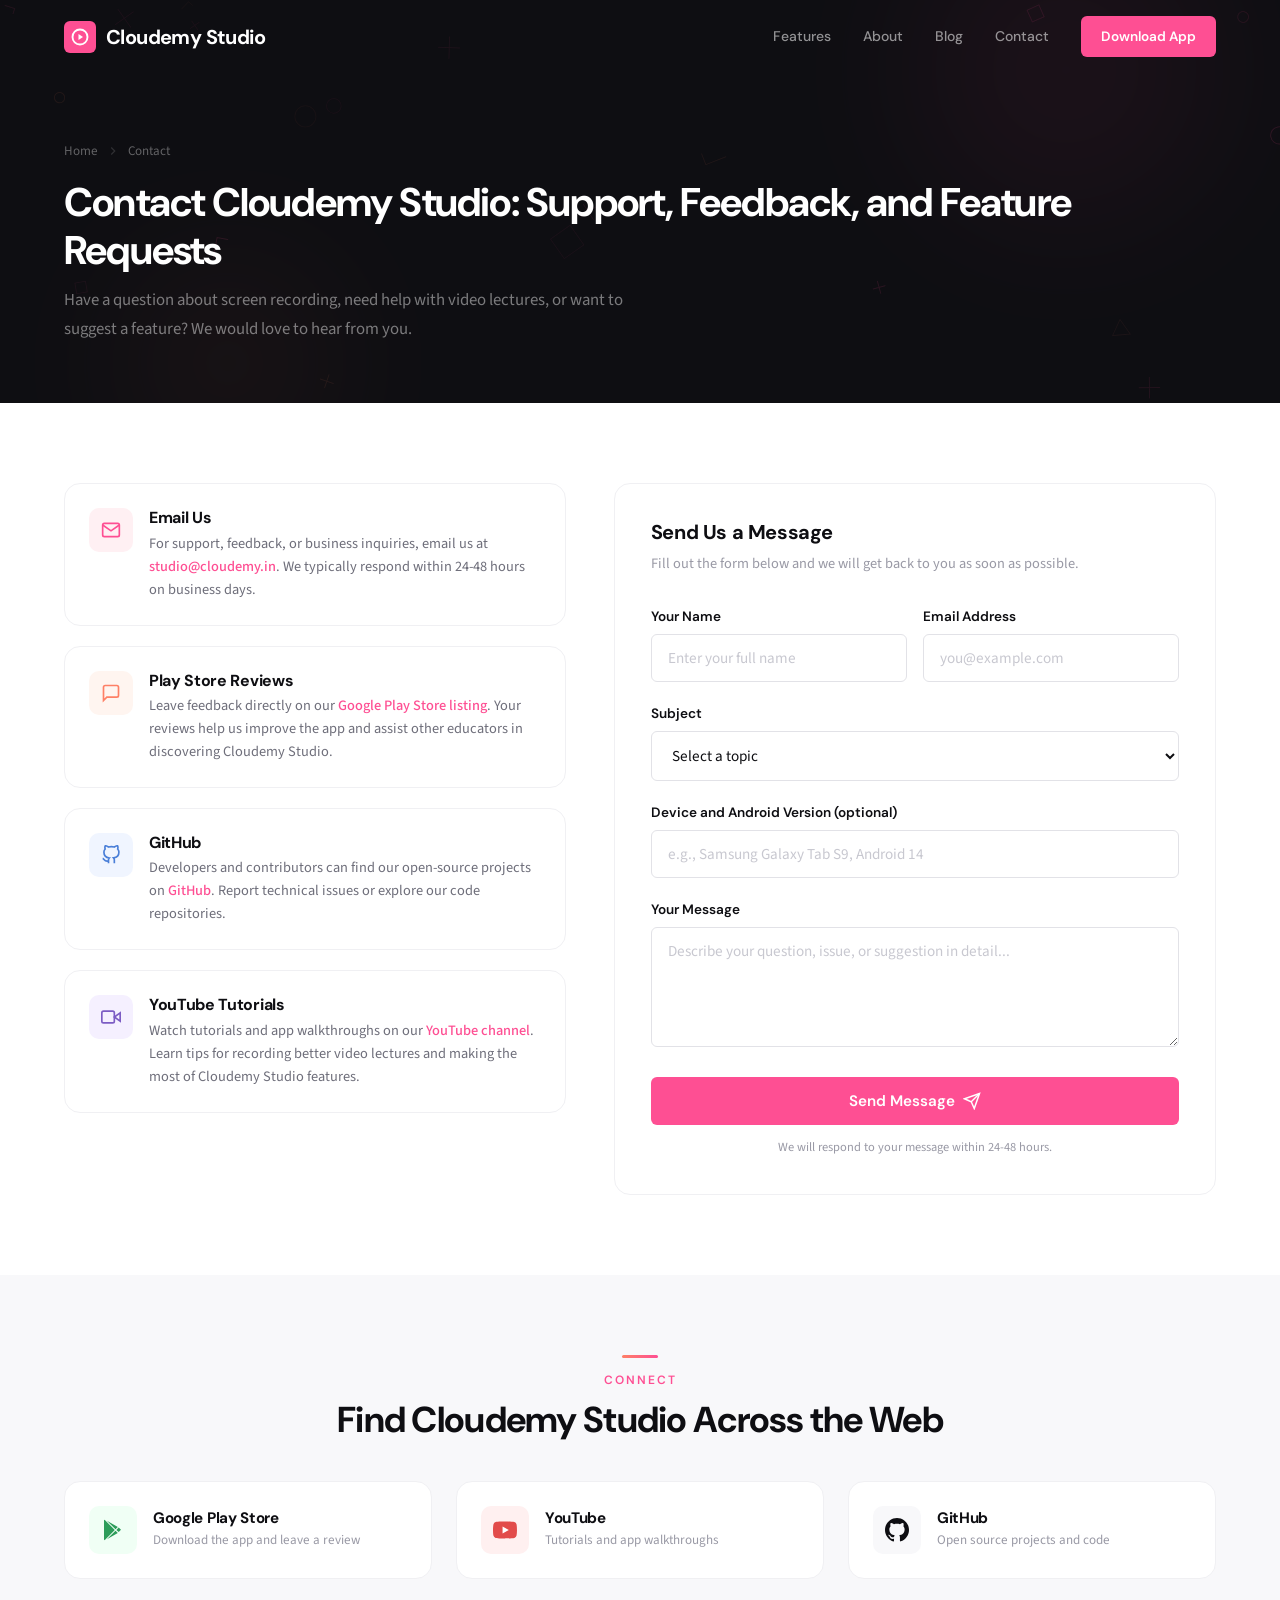
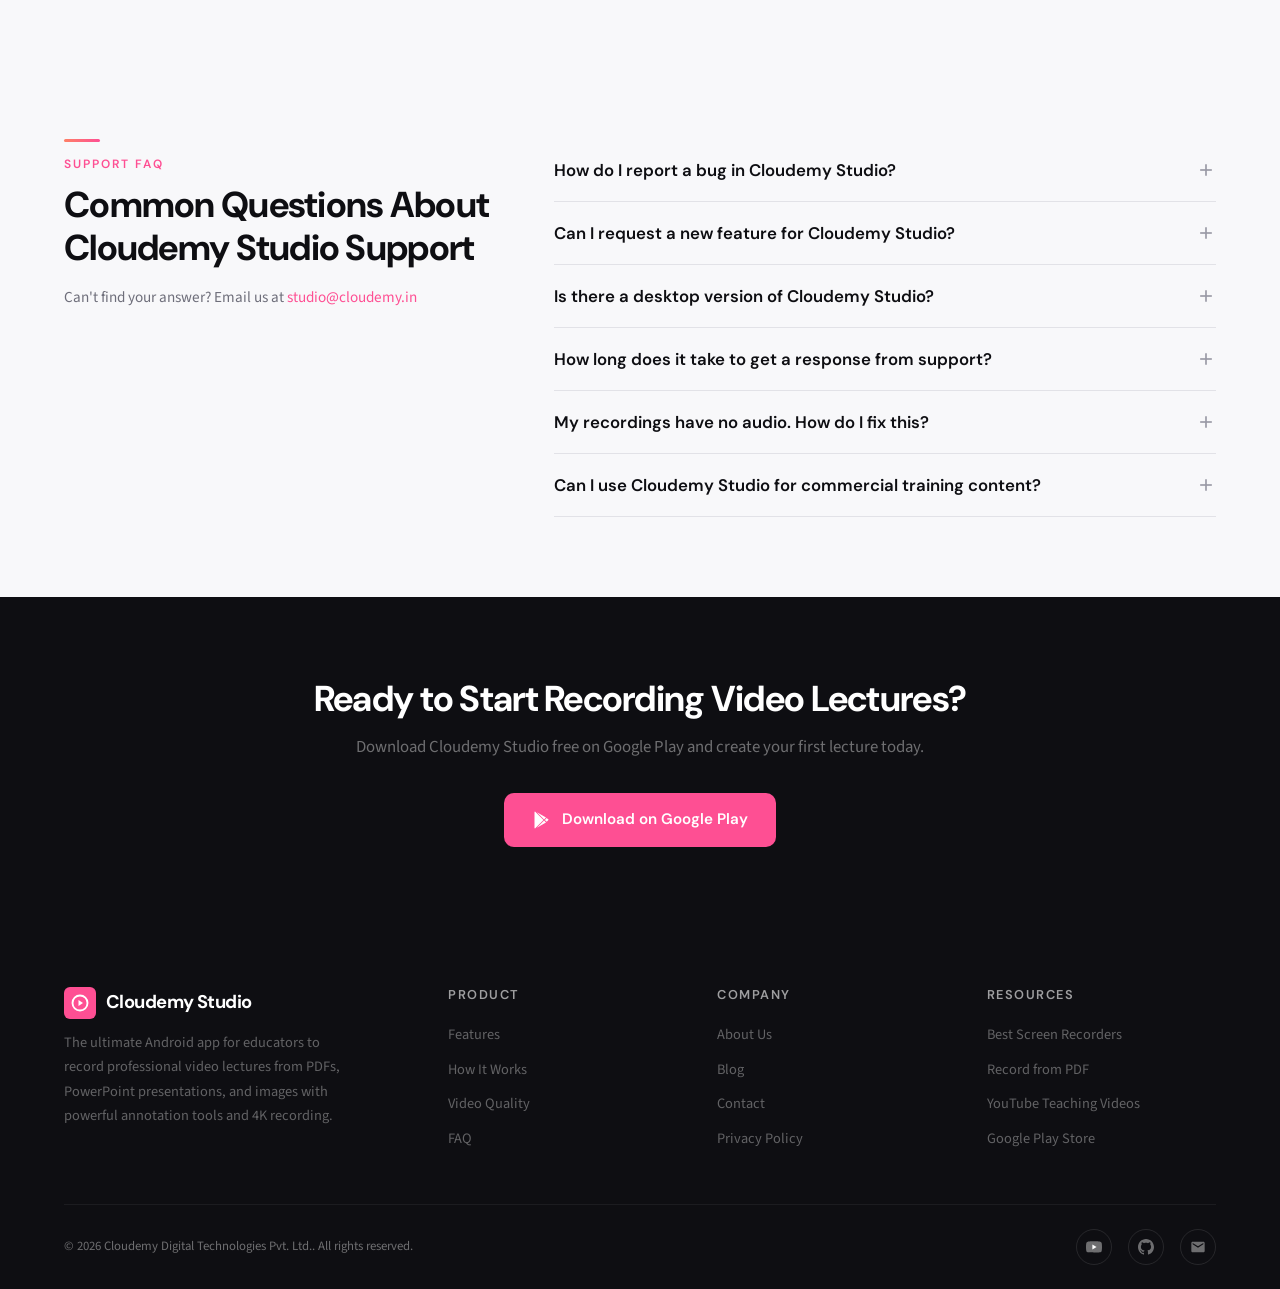
<file: contact/index.html>
<!DOCTYPE html>
<html lang="en">
<head>
    <meta charset="UTF-8">
    <meta name="viewport" content="width=device-width, initial-scale=1.0">
    <title>Contact Cloudemy Studio - Get Support for Video Lecture Recording App</title>
    <meta name="description" content="Contact Cloudemy Studio for support, feedback, or feature requests. Email us at studio@cloudemy.in. Get help with screen recording, video lectures, PDF import, and more.">
    <link rel="canonical" href="https://studio.cloudemy.in/contact/">

    <!-- Open Graph -->
    <meta property="og:title" content="Contact Cloudemy Studio - Support for Video Lecture Recording App">
    <meta property="og:description" content="Reach out to the Cloudemy Studio team for support, feedback, or partnership inquiries. Email studio@cloudemy.in.">
    <meta property="og:type" content="website">
    <meta property="og:url" content="https://studio.cloudemy.in/contact/">
    <meta property="og:site_name" content="Cloudemy Studio">

    <!-- Fonts -->
    <link rel="preconnect" href="https://fonts.googleapis.com">
    <link rel="preconnect" href="https://fonts.gstatic.com" crossorigin>
    <link href="https://fonts.googleapis.com/css2?family=DM+Sans:wght@400;500;600;700&family=Source+Sans+3:wght@400;500;600&display=swap" rel="stylesheet">

    <!-- CSS -->
    <link rel="stylesheet" href="/css/style.css">
    <link rel="stylesheet" href="/css/page-header.css">
    <link rel="stylesheet" href="/css/contact.css">

    <!-- JSON-LD -->
    <script type="application/ld+json">
    {
        "@context": "https://schema.org",
        "@type": "ContactPage",
        "name": "Contact Cloudemy Studio",
        "description": "Contact the Cloudemy Studio team for support, feedback, or feature requests.",
        "url": "https://studio.cloudemy.in/contact/",
        "mainEntity": {
            "@type": "Organization",
            "name": "Cloudemy Digital Technologies Pvt. Ltd.",
            "email": "studio@cloudemy.in",
            "url": "https://www.cloudemy.in"
        }
    }
    </script>
    <script type="application/ld+json">
    {
        "@context": "https://schema.org",
        "@type": "BreadcrumbList",
        "itemListElement": [
            { "@type": "ListItem", "position": 1, "name": "Home", "item": "https://studio.cloudemy.in/" },
            { "@type": "ListItem", "position": 2, "name": "Contact", "item": "https://studio.cloudemy.in/contact/" }
        ]
    }
    </script>
    <script type="application/ld+json">
    {
        "@context": "https://schema.org",
        "@type": "FAQPage",
        "mainEntity": [
            {
                "@type": "Question",
                "name": "How do I report a bug in Cloudemy Studio?",
                "acceptedAnswer": {
                    "@type": "Answer",
                    "text": "You can report bugs by emailing studio@cloudemy.in with a description of the issue, your device model, Android version, and the steps to reproduce the bug. Screenshots or screen recordings are very helpful. You can also leave feedback directly on the Google Play Store listing."
                }
            },
            {
                "@type": "Question",
                "name": "Can I request a new feature for Cloudemy Studio?",
                "acceptedAnswer": {
                    "@type": "Answer",
                    "text": "Yes, we actively welcome feature requests from educators. Email studio@cloudemy.in with your feature idea and how it would help your teaching workflow. Many of our best features, including the slide grid view and custom backgrounds, came directly from teacher feedback."
                }
            },
            {
                "@type": "Question",
                "name": "Is there a desktop version of Cloudemy Studio?",
                "acceptedAnswer": {
                    "@type": "Answer",
                    "text": "Currently, Cloudemy Studio is available exclusively on Android. It is designed specifically for tablet use, which is the preferred device for many educators who need portability and stylus support for drawing and annotation. A desktop version may be considered in the future based on user demand."
                }
            },
            {
                "@type": "Question",
                "name": "How long does it take to get a response from support?",
                "acceptedAnswer": {
                    "@type": "Answer",
                    "text": "We typically respond to support emails within 24-48 hours during business days. For urgent issues, please include 'URGENT' in your email subject line. Bug reports with detailed reproduction steps and device information receive the fastest responses."
                }
            }
        ]
    }
    </script>
</head>
<body>
    <div id="site-header"></div>
    <div id="mobile-menu-slot"></div>

    <main>
        <!-- ===== PAGE HEADER ===== -->
        <section class="page-header">
            <canvas class="page-header-canvas" id="page-header-canvas"></canvas>
            <div class="page-header-glow page-header-glow-1"></div>
            <div class="page-header-glow page-header-glow-2"></div>
            <div class="container">
                <nav class="breadcrumb" aria-label="Breadcrumb">
                    <a href="/">Home</a>
                    <svg viewBox="0 0 24 24" fill="none" stroke="currentColor" stroke-width="2"><polyline points="9 18 15 12 9 6"/></svg>
                    <span>Contact</span>
                </nav>
                <h1>Contact Cloudemy Studio: Support, Feedback, and Feature Requests</h1>
                <p>Have a question about screen recording, need help with video lectures, or want to suggest a feature? We would love to hear from you.</p>
            </div>
        </section>

        <!-- ===== CONTACT MAIN ===== -->
        <section class="inner-section">
            <div class="container">
                <div class="contact-grid">
                    <!-- Left: Info Cards -->
                    <div class="contact-info-cards fade-up">
                        <div class="contact-card">
                            <div class="contact-card-icon" style="background: var(--color-accent-light); color: var(--color-pink);">
                                <svg viewBox="0 0 24 24" fill="none" stroke="currentColor" stroke-width="2"><path d="M4 4h16c1.1 0 2 .9 2 2v12c0 1.1-.9 2-2 2H4c-1.1 0-2-.9-2-2V6c0-1.1.9-2 2-2z"/><polyline points="22,6 12,13 2,6"/></svg>
                            </div>
                            <div>
                                <h3>Email Us</h3>
                                <p>For support, feedback, or business inquiries, email us at <a href="mailto:studio@cloudemy.in">studio@cloudemy.in</a>. We typically respond within 24-48 hours on business days.</p>
                            </div>
                        </div>
                        <div class="contact-card">
                            <div class="contact-card-icon" style="background: var(--color-accent-light-2); color: var(--color-coral);">
                                <svg viewBox="0 0 24 24" fill="none" stroke="currentColor" stroke-width="2"><path d="M21 15a2 2 0 01-2 2H7l-4 4V5a2 2 0 012-2h14a2 2 0 012 2z"/></svg>
                            </div>
                            <div>
                                <h3>Play Store Reviews</h3>
                                <p>Leave feedback directly on our <a href="https://play.google.com/store/apps/details?id=com.cloudemy.studio" target="_blank" rel="noopener">Google Play Store listing</a>. Your reviews help us improve the app and assist other educators in discovering Cloudemy Studio.</p>
                            </div>
                        </div>
                        <div class="contact-card">
                            <div class="contact-card-icon" style="background: #f0f5ff; color: #4a7fd8;">
                                <svg viewBox="0 0 24 24" fill="none" stroke="currentColor" stroke-width="2"><path d="M9 19c-5 1.5-5-2.5-7-3m14 6v-3.87a3.37 3.37 0 00-.94-2.61c3.14-.35 6.44-1.54 6.44-7A5.44 5.44 0 0020 4.77 5.07 5.07 0 0019.91 1S18.73.65 16 2.48a13.38 13.38 0 00-7 0C6.27.65 5.09 1 5.09 1A5.07 5.07 0 005 4.77a5.44 5.44 0 00-1.5 3.78c0 5.42 3.3 6.61 6.44 7A3.37 3.37 0 009 18.13V22"/></svg>
                            </div>
                            <div>
                                <h3>GitHub</h3>
                                <p>Developers and contributors can find our open-source projects on <a href="https://github.com/theRockAkash" target="_blank" rel="noopener">GitHub</a>. Report technical issues or explore our code repositories.</p>
                            </div>
                        </div>
                        <div class="contact-card">
                            <div class="contact-card-icon" style="background: #f5f0ff; color: #7c5cc4;">
                                <svg viewBox="0 0 24 24" fill="none" stroke="currentColor" stroke-width="2"><polygon points="23 7 16 12 23 17 23 7"/><rect x="1" y="5" width="15" height="14" rx="2"/></svg>
                            </div>
                            <div>
                                <h3>YouTube Tutorials</h3>
                                <p>Watch tutorials and app walkthroughs on our <a href="https://www.youtube.com/@theRockAkash" target="_blank" rel="noopener">YouTube channel</a>. Learn tips for recording better video lectures and making the most of Cloudemy Studio features.</p>
                            </div>
                        </div>
                    </div>

                    <!-- Right: Contact Form -->
                    <div class="contact-form-wrap fade-up">
                        <h2>Send Us a Message</h2>
                        <p>Fill out the form below and we will get back to you as soon as possible.</p>
                        <form id="contact-form" action="https://formsubmit.co/studio@cloudemy.in" method="POST">
                            <input type="hidden" name="_subject" value="Cloudemy Studio Website Inquiry">
                            <input type="hidden" name="_captcha" value="false">
                            <input type="hidden" name="_next" value="https://studio.cloudemy.in/contact/?submitted=true">
                            <input type="text" name="_honey" style="display:none">

                            <div class="form-row">
                                <div class="form-group">
                                    <label for="name">Your Name</label>
                                    <input type="text" id="name" name="name" placeholder="Enter your full name" required>
                                </div>
                                <div class="form-group">
                                    <label for="email">Email Address</label>
                                    <input type="email" id="email" name="email" placeholder="you@example.com" required>
                                </div>
                            </div>
                            <div class="form-group">
                                <label for="subject">Subject</label>
                                <select id="subject" name="subject" required>
                                    <option value="" disabled selected>Select a topic</option>
                                    <option value="Bug Report">Bug Report</option>
                                    <option value="Feature Request">Feature Request</option>
                                    <option value="App Support">App Support</option>
                                    <option value="Business Inquiry">Business Inquiry</option>
                                    <option value="Partnership">Partnership</option>
                                    <option value="Other">Other</option>
                                </select>
                            </div>
                            <div class="form-group">
                                <label for="device">Device and Android Version (optional)</label>
                                <input type="text" id="device" name="device" placeholder="e.g., Samsung Galaxy Tab S9, Android 14">
                            </div>
                            <div class="form-group">
                                <label for="message">Your Message</label>
                                <textarea id="message" name="message" placeholder="Describe your question, issue, or suggestion in detail..." required></textarea>
                            </div>
                            <button type="submit" class="form-submit">
                                Send Message
                                <svg width="18" height="18" viewBox="0 0 24 24" fill="none" stroke="currentColor" stroke-width="2"><line x1="22" y1="2" x2="11" y2="13"/><polygon points="22 2 15 22 11 13 2 9 22 2"/></svg>
                            </button>
                            <p class="form-note">We will respond to your message within 24-48 hours.</p>
                        </form>
                    </div>
                </div>
            </div>
        </section>

        <!-- ===== CONNECT WITH US ===== -->
        <section class="contact-social-section inner-section-alt">
            <div class="container">
                <div class="fade-up" style="text-align:center; margin-bottom:40px;">
                    <div class="accent-line" style="margin:0 auto 12px;"></div>
                    <div class="section-label">Connect</div>
                    <h2 class="section-title">Find Cloudemy Studio Across the Web</h2>
                </div>
                <div class="social-grid fade-up">
                    <a href="https://play.google.com/store/apps/details?id=com.cloudemy.studio" class="social-card" target="_blank" rel="noopener">
                        <div class="social-card-icon" style="background: #f0fff5; color: #2d9d5a;">
                            <svg viewBox="0 0 24 24" fill="currentColor" width="24" height="24"><path d="M3.609 1.814L13.792 12 3.61 22.186a.996.996 0 01-.61-.92V2.734a1 1 0 01.609-.92zm10.89 10.893l2.302 2.302-10.937 6.333 8.635-8.635zm3.199-3.199l2.302 2.302-2.302 2.302L15.396 12l2.302-2.492zM5.864 2.658L16.8 8.99l-2.302 2.302-8.635-8.635z"/></svg>
                        </div>
                        <div>
                            <h3>Google Play Store</h3>
                            <p>Download the app and leave a review</p>
                        </div>
                    </a>
                    <a href="https://www.youtube.com/@theRockAkash" class="social-card" target="_blank" rel="noopener">
                        <div class="social-card-icon" style="background: #fff0f0; color: #e24b4a;">
                            <svg viewBox="0 0 24 24" fill="currentColor" width="24" height="24"><path d="M23.498 6.186a3.016 3.016 0 00-2.122-2.136C19.505 3.545 12 3.545 12 3.545s-7.505 0-9.377.505A3.017 3.017 0 00.502 6.186C0 8.07 0 12 0 12s0 3.93.502 5.814a3.016 3.016 0 002.122 2.136c1.871.505 9.376.505 9.376.505s7.505 0 9.377-.505a3.015 3.015 0 002.122-2.136C24 15.93 24 12 24 12s0-3.93-.502-5.814z"/><path fill="#fff" d="M9.545 15.568V8.432L15.818 12z"/></svg>
                        </div>
                        <div>
                            <h3>YouTube</h3>
                            <p>Tutorials and app walkthroughs</p>
                        </div>
                    </a>
                    <a href="https://github.com/theRockAkash" class="social-card" target="_blank" rel="noopener">
                        <div class="social-card-icon" style="background: var(--color-off-white); color: var(--color-dark);">
                            <svg viewBox="0 0 24 24" fill="currentColor" width="24" height="24"><path d="M12 0C5.37 0 0 5.37 0 12c0 5.3 3.438 9.8 8.205 11.385.6.113.82-.258.82-.577 0-.285-.01-1.04-.015-2.04-3.338.724-4.042-1.61-4.042-1.61-.546-1.387-1.333-1.756-1.333-1.756-1.09-.745.083-.73.083-.73 1.205.085 1.838 1.236 1.838 1.236 1.07 1.835 2.809 1.305 3.495.998.108-.776.418-1.305.762-1.605-2.665-.3-5.466-1.332-5.466-5.93 0-1.31.465-2.38 1.235-3.22-.135-.303-.54-1.523.105-3.176 0 0 1.005-.322 3.3 1.23.96-.267 1.98-.399 3-.405 1.02.006 2.04.138 3 .405 2.28-1.552 3.285-1.23 3.285-1.23.645 1.653.24 2.873.12 3.176.765.84 1.23 1.91 1.23 3.22 0 4.61-2.805 5.625-5.475 5.92.42.36.81 1.096.81 2.22 0 1.605-.015 2.896-.015 3.286 0 .315.21.69.825.57C20.565 21.795 24 17.295 24 12c0-6.63-5.37-12-12-12z"/></svg>
                        </div>
                        <div>
                            <h3>GitHub</h3>
                            <p>Open source projects and code</p>
                        </div>
                    </a>
                </div>
            </div>
        </section>

        <!-- ===== CONTACT FAQ ===== -->
        <section class="contact-faq" id="contact-faq">
            <div class="container">
                <div class="contact-faq-grid">
                    <div class="fade-up">
                        <div class="accent-line"></div>
                        <div class="section-label">Support FAQ</div>
                        <h2 class="section-title">Common Questions About Cloudemy Studio Support</h2>
                        <p style="color: var(--color-gray-500); font-size: 0.95rem;">Can't find your answer? Email us at <a href="mailto:studio@cloudemy.in" style="color: var(--color-pink);">studio@cloudemy.in</a></p>
                    </div>
                    <div class="faq-list fade-up">
                        <div class="faq-item">
                            <button class="faq-question">
                                How do I report a bug in Cloudemy Studio?
                                <svg width="20" height="20" viewBox="0 0 24 24" fill="none" stroke="currentColor" stroke-width="2"><line x1="12" y1="5" x2="12" y2="19"/><line x1="5" y1="12" x2="19" y2="12"/></svg>
                            </button>
                            <div class="faq-answer">
                                <p>You can report bugs by emailing studio@cloudemy.in with a description of the issue, your device model, Android version, and the steps to reproduce the bug. Screenshots or screen recordings are very helpful for our development team to diagnose the issue quickly. You can also leave feedback directly on the Google Play Store listing.</p>
                            </div>
                        </div>
                        <div class="faq-item">
                            <button class="faq-question">
                                Can I request a new feature for Cloudemy Studio?
                                <svg width="20" height="20" viewBox="0 0 24 24" fill="none" stroke="currentColor" stroke-width="2"><line x1="12" y1="5" x2="12" y2="19"/><line x1="5" y1="12" x2="19" y2="12"/></svg>
                            </button>
                            <div class="faq-answer">
                                <p>Yes, we actively welcome feature requests from educators. Email studio@cloudemy.in with your feature idea and explain how it would improve your teaching workflow. Many of our most popular features, including the slide grid view and custom background colors, came directly from teacher feedback. We prioritize requests based on how many educators would benefit.</p>
                            </div>
                        </div>
                        <div class="faq-item">
                            <button class="faq-question">
                                Is there a desktop version of Cloudemy Studio?
                                <svg width="20" height="20" viewBox="0 0 24 24" fill="none" stroke="currentColor" stroke-width="2"><line x1="12" y1="5" x2="12" y2="19"/><line x1="5" y1="12" x2="19" y2="12"/></svg>
                            </button>
                            <div class="faq-answer">
                                <p>Currently, Cloudemy Studio is available exclusively on Android. It is designed specifically for tablet use, which is the preferred device for many educators who need portability and natural stylus support for drawing and handwriting. We are evaluating a desktop version based on user demand, so feel free to let us know if this is something you would find valuable.</p>
                            </div>
                        </div>
                        <div class="faq-item">
                            <button class="faq-question">
                                How long does it take to get a response from support?
                                <svg width="20" height="20" viewBox="0 0 24 24" fill="none" stroke="currentColor" stroke-width="2"><line x1="12" y1="5" x2="12" y2="19"/><line x1="5" y1="12" x2="19" y2="12"/></svg>
                            </button>
                            <div class="faq-answer">
                                <p>We typically respond to support emails within 24-48 hours during business days. For urgent issues affecting your ability to record or export lectures, please include "URGENT" in your email subject line. Bug reports with detailed device information and reproduction steps receive the fastest responses.</p>
                            </div>
                        </div>
                        <div class="faq-item">
                            <button class="faq-question">
                                My recordings have no audio. How do I fix this?
                                <svg width="20" height="20" viewBox="0 0 24 24" fill="none" stroke="currentColor" stroke-width="2"><line x1="12" y1="5" x2="12" y2="19"/><line x1="5" y1="12" x2="19" y2="12"/></svg>
                            </button>
                            <div class="faq-answer">
                                <p>This is usually a permissions issue. Make sure Cloudemy Studio has microphone permission enabled in your device settings. Go to Settings, then Apps, find Cloudemy Studio, tap Permissions, and ensure Microphone is allowed. If the issue persists, check that no other app is using the microphone simultaneously, and try restarting the app.</p>
                            </div>
                        </div>
                        <div class="faq-item">
                            <button class="faq-question">
                                Can I use Cloudemy Studio for commercial training content?
                                <svg width="20" height="20" viewBox="0 0 24 24" fill="none" stroke="currentColor" stroke-width="2"><line x1="12" y1="5" x2="12" y2="19"/><line x1="5" y1="12" x2="19" y2="12"/></svg>
                            </button>
                            <div class="faq-answer">
                                <p>Yes, you can use Cloudemy Studio to create commercial training content, online courses, and paid educational material. The videos you record are yours to use however you wish. For watermark-free recordings suitable for professional distribution, consider subscribing to the premium version of the app.</p>
                            </div>
                        </div>
                    </div>
                </div>
            </div>
        </section>

        <!-- ===== CTA ===== -->
        <section class="contact-cta">
            <div class="container fade-up">
                <h2>Ready to Start Recording Video Lectures?</h2>
                <p>Download Cloudemy Studio free on Google Play and create your first lecture today.</p>
                <a href="https://play.google.com/store/apps/details?id=com.cloudemy.studio" class="btn btn-primary" target="_blank" rel="noopener">
                    <svg width="20" height="20" viewBox="0 0 24 24" fill="currentColor"><path d="M3.609 1.814L13.792 12 3.61 22.186a.996.996 0 01-.61-.92V2.734a1 1 0 01.609-.92zm10.89 10.893l2.302 2.302-10.937 6.333 8.635-8.635zm3.199-3.199l2.302 2.302-2.302 2.302L15.396 12l2.302-2.492zM5.864 2.658L16.8 8.99l-2.302 2.302-8.635-8.635z"/></svg>
                    Download on Google Play
                </a>
            </div>
        </section>
    </main>

    <div id="site-footer"></div>

    <script src="/js/components.js"></script>
    <script>
    (function() {
        /* Page header floating elements */
        var canvas = document.getElementById("page-header-canvas");
        if (!canvas) return;
        var ctx = canvas.getContext("2d");
        var W, H, dpr;
        var elements = [];
        var SHAPES = [
            function(c,s){c.beginPath();c.moveTo(0,-s);c.lineTo(s*0.866,s*0.5);c.lineTo(-s*0.866,s*0.5);c.closePath();c.stroke();},
            function(c,s){c.beginPath();c.arc(0,0,s,0,Math.PI*2);c.stroke();},
            function(c,s){c.strokeRect(-s,-s,s*2,s*2);},
            function(c,s){c.beginPath();c.moveTo(-s,0);c.lineTo(s,0);c.moveTo(0,-s);c.lineTo(0,s);c.stroke();},
            function(c,s){c.beginPath();c.moveTo(-s,-s);c.lineTo(s,s);c.moveTo(s,-s);c.lineTo(-s,s);c.stroke();},
            function(c,s){c.beginPath();c.moveTo(-s,0);c.lineTo(-s*0.3,s*0.7);c.lineTo(s,-s*0.6);c.stroke();}
        ];
        function resize(){
            dpr=Math.min(window.devicePixelRatio||1,2);
            var r=canvas.getBoundingClientRect();W=r.width;H=r.height;
            canvas.width=W*dpr;canvas.height=H*dpr;
            ctx.setTransform(dpr,0,0,dpr,0,0);
        }
        function create(){
            elements=[];var count=Math.max(8,Math.min(Math.floor(W*H/25000),20));
            for(var i=0;i<count;i++){
                elements.push({x:Math.random()*W,y:Math.random()*H,vx:(Math.random()-0.5)*0.2,vy:(Math.random()-0.5)*0.15,size:Math.random()*7+5,rot:Math.random()*Math.PI*2,rs:(Math.random()-0.5)*0.004,op:Math.random()*0.1+0.03,shape:Math.floor(Math.random()*SHAPES.length),color:Math.random()>0.5?"254,128,102":"254,79,147"});
            }
        }
        function draw(){
            ctx.clearRect(0,0,W,H);
            for(var i=0;i<elements.length;i++){
                var e=elements[i];e.x+=e.vx;e.y+=e.vy;e.rot+=e.rs;
                if(e.x<-20)e.x=W+20;if(e.x>W+20)e.x=-20;
                if(e.y<-20)e.y=H+20;if(e.y>H+20)e.y=-20;
                ctx.save();ctx.translate(e.x,e.y);ctx.rotate(e.rot);
                ctx.globalAlpha=e.op;ctx.strokeStyle="rgba("+e.color+",1)";ctx.fillStyle="rgba("+e.color+",1)";
                ctx.lineWidth=1;ctx.lineCap="round";SHAPES[e.shape](ctx,e.size);ctx.restore();
            }
            requestAnimationFrame(draw);
        }
        resize();create();draw();
        window.addEventListener("resize",function(){resize();create();});

        /* Form submission success check */
        if (window.location.search.indexOf("submitted=true") > -1) {
            var form = document.getElementById("contact-form");
            if (form) {
                form.innerHTML = '<div style="text-align:center;padding:48px 0;"><svg width="48" height="48" viewBox="0 0 24 24" fill="none" stroke="var(--color-pink)" stroke-width="2" style="margin-bottom:16px;"><path d="M22 11.08V12a10 10 0 11-5.93-9.14"/><polyline points="22 4 12 14.01 9 11.01"/></svg><h3 style="margin-bottom:8px;">Message Sent Successfully</h3><p style="color:var(--color-gray-500);">Thank you for reaching out. We will get back to you within 24-48 hours.</p></div>';
            }
        }
    })();
    </script>
</body>
</html>
</file>
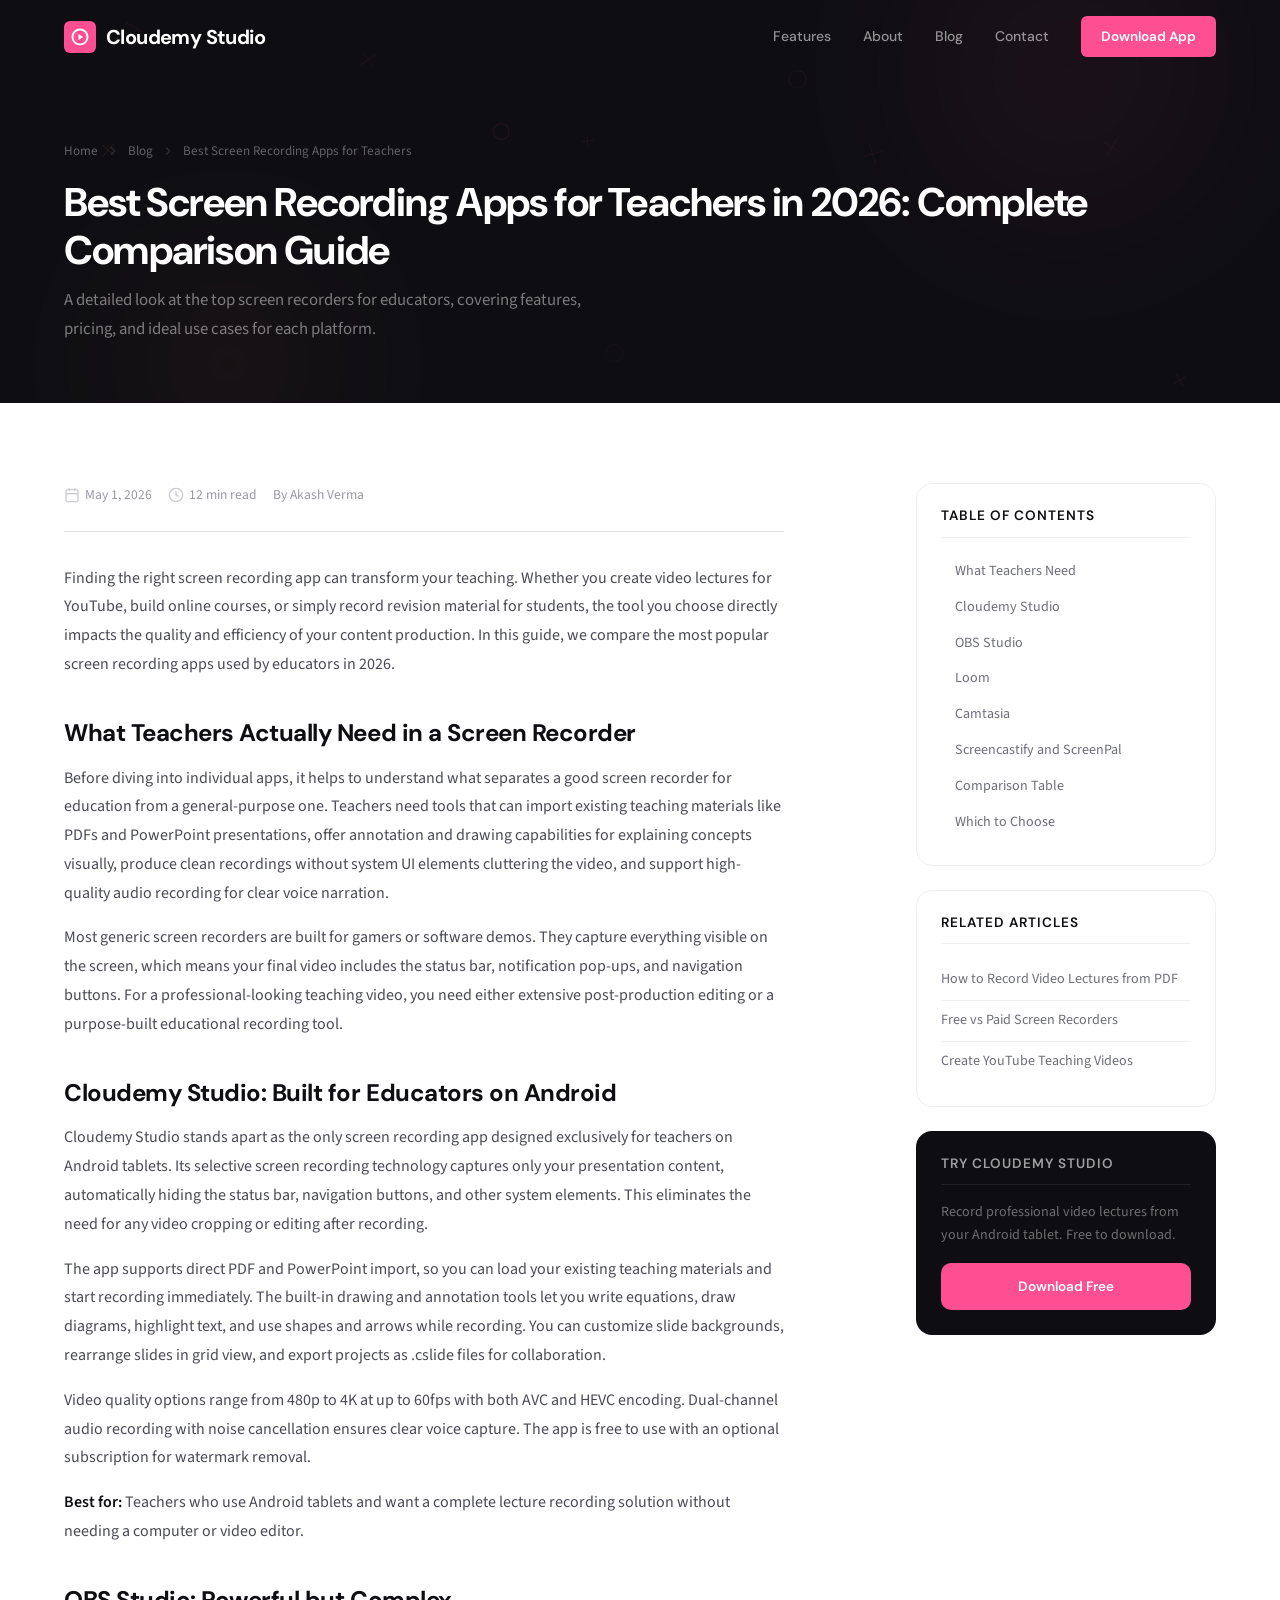
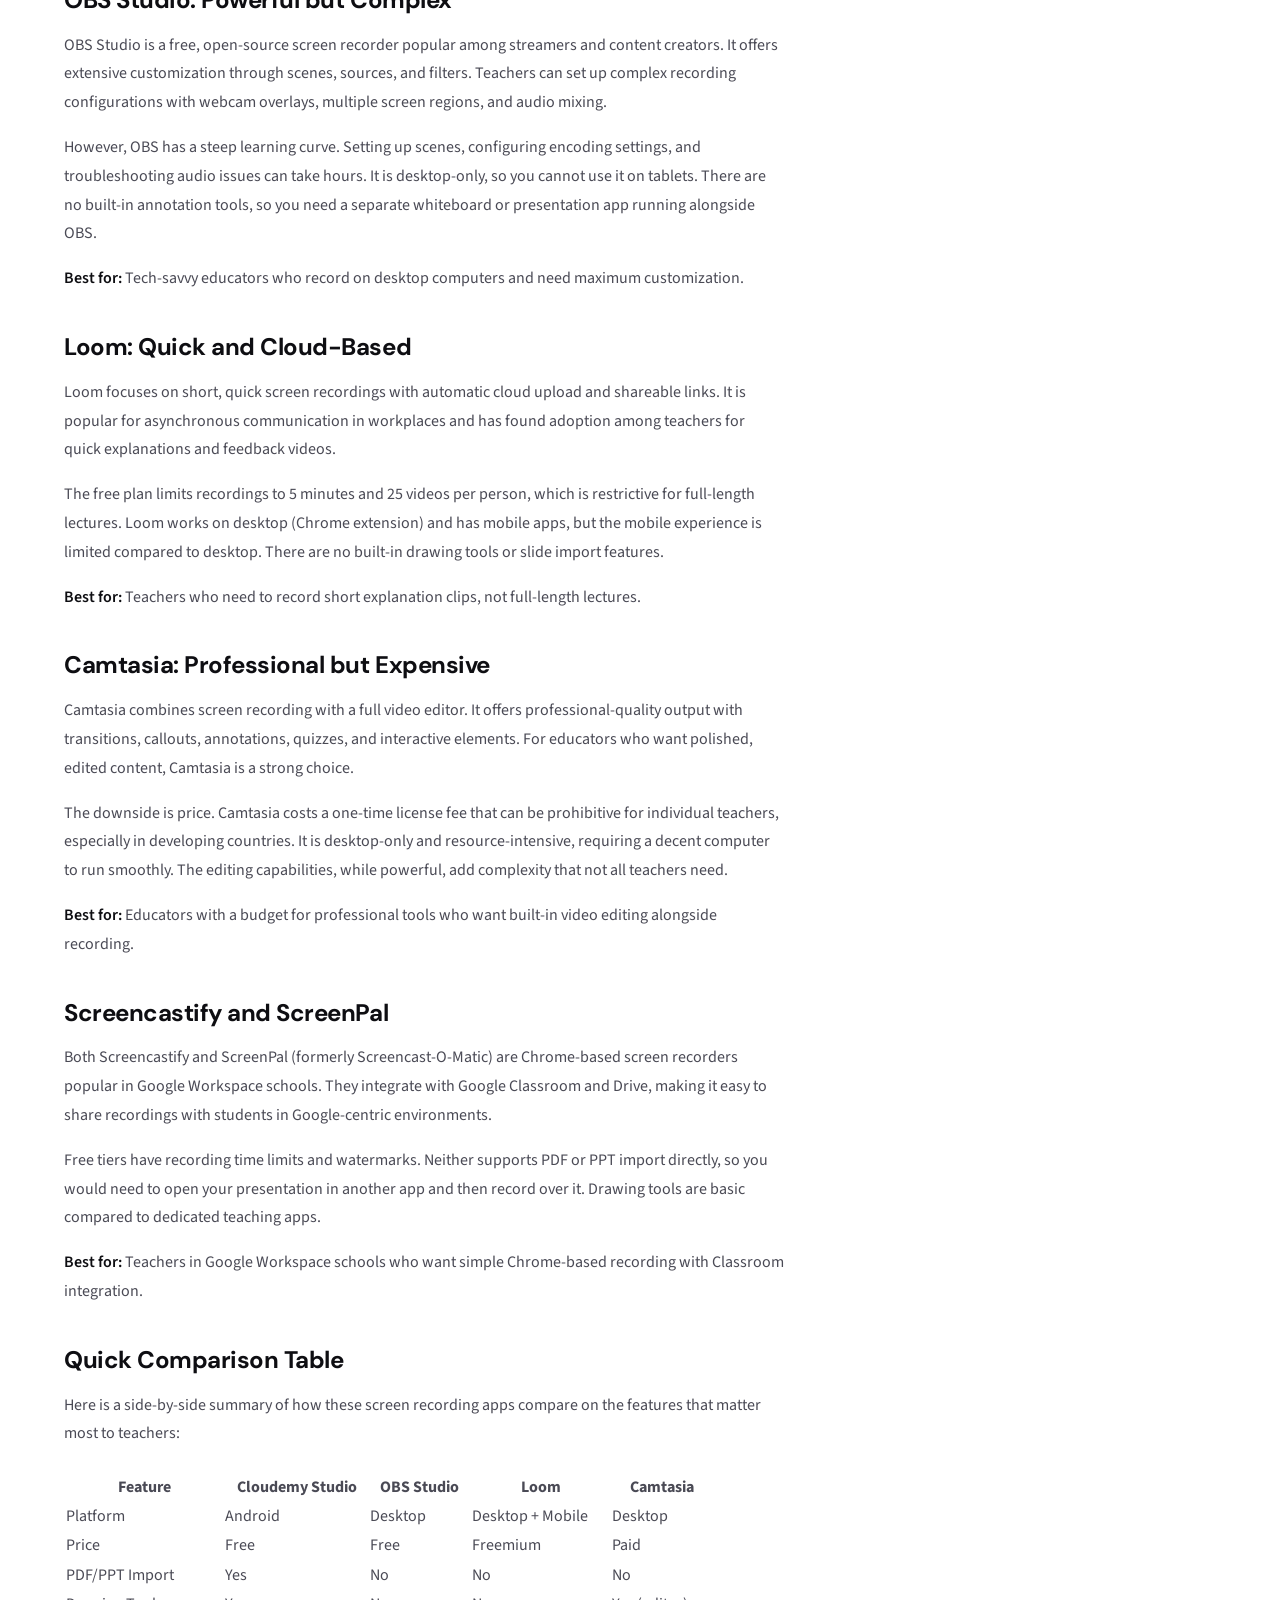
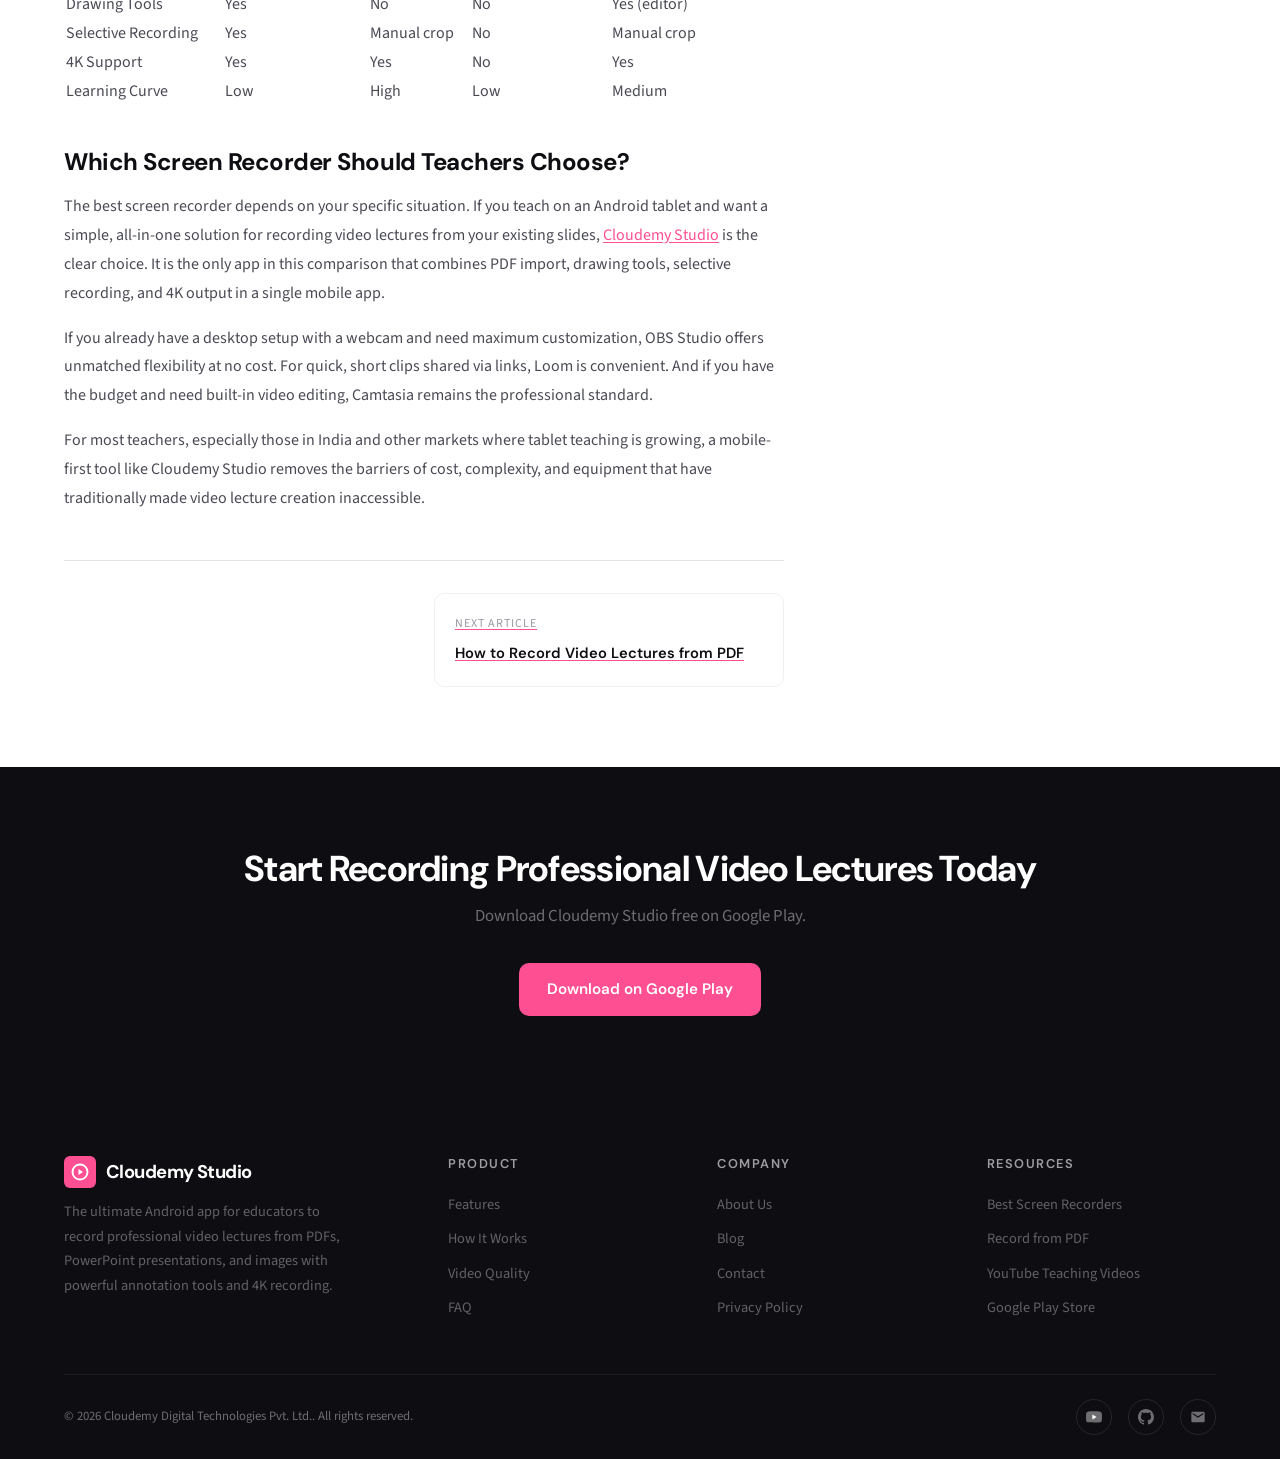
<file: blog/best-screen-recording-apps-for-teachers/index.html>
<!DOCTYPE html>
<html lang="en">
<head>
    <meta charset="UTF-8">
    <meta name="viewport" content="width=device-width, initial-scale=1.0">
    <title>Best Screen Recording Apps for Teachers in 2026 - Complete Comparison Guide</title>
    <meta name="description" content="Compare the best screen recording apps for teachers in 2026. Detailed comparison of Cloudemy Studio, OBS, Loom, Camtasia, and more for creating video lectures on Android, iPad, and desktop.">
    <link rel="canonical" href="https://studio.cloudemy.in/blog/best-screen-recording-apps-for-teachers/">
    <meta property="og:title" content="Best Screen Recording Apps for Teachers in 2026">
    <meta property="og:description" content="Complete comparison of screen recording apps for educators. Find the best tool for creating video lectures on any device.">
    <meta property="og:type" content="article">
    <meta property="og:url" content="https://studio.cloudemy.in/blog/best-screen-recording-apps-for-teachers/">
    <meta property="og:site_name" content="Cloudemy Studio">
    <meta property="article:published_time" content="2026-05-01T00:00:00+05:30">
    <meta property="article:author" content="Akash Verma">
    <link rel="preconnect" href="https://fonts.googleapis.com">
    <link rel="preconnect" href="https://fonts.gstatic.com" crossorigin>
    <link href="https://fonts.googleapis.com/css2?family=DM+Sans:wght@400;500;600;700&family=Source+Sans+3:wght@400;500;600&display=swap" rel="stylesheet">
    <link rel="stylesheet" href="/css/style.css">
    <link rel="stylesheet" href="/css/page-header.css">
    <link rel="stylesheet" href="/css/blog.css">
    <script type="application/ld+json">
    {
        "@context": "https://schema.org",
        "@type": "Article",
        "headline": "Best Screen Recording Apps for Teachers in 2026: Complete Comparison Guide",
        "description": "Compare the best screen recording apps for teachers in 2026 including Cloudemy Studio, OBS, Loom, Camtasia, and more.",
        "author": { "@type": "Person", "name": "Akash Verma" },
        "publisher": { "@type": "Organization", "name": "Cloudemy Studio" },
        "datePublished": "2026-05-01",
        "dateModified": "2026-05-01",
        "url": "https://studio.cloudemy.in/blog/best-screen-recording-apps-for-teachers/",
        "mainEntityOfPage": "https://studio.cloudemy.in/blog/best-screen-recording-apps-for-teachers/"
    }
    </script>
    <script type="application/ld+json">
    { "@context": "https://schema.org", "@type": "BreadcrumbList", "itemListElement": [
        { "@type": "ListItem", "position": 1, "name": "Home", "item": "https://studio.cloudemy.in/" },
        { "@type": "ListItem", "position": 2, "name": "Blog", "item": "https://studio.cloudemy.in/blog/" },
        { "@type": "ListItem", "position": 3, "name": "Best Screen Recording Apps for Teachers", "item": "https://studio.cloudemy.in/blog/best-screen-recording-apps-for-teachers/" }
    ]}
    </script>
</head>
<body>
    <div id="site-header"></div>
    <div id="mobile-menu-slot"></div>
    <main>
        <section class="page-header">
            <canvas class="page-header-canvas" id="page-header-canvas"></canvas>
            <div class="page-header-glow page-header-glow-1"></div>
            <div class="page-header-glow page-header-glow-2"></div>
            <div class="container">
                <nav class="breadcrumb" aria-label="Breadcrumb">
                    <a href="/">Home</a>
                    <svg viewBox="0 0 24 24" fill="none" stroke="currentColor" stroke-width="2"><polyline points="9 18 15 12 9 6"/></svg>
                    <a href="/blog/">Blog</a>
                    <svg viewBox="0 0 24 24" fill="none" stroke="currentColor" stroke-width="2"><polyline points="9 18 15 12 9 6"/></svg>
                    <span>Best Screen Recording Apps for Teachers</span>
                </nav>
                <h1>Best Screen Recording Apps for Teachers in 2026: Complete Comparison Guide</h1>
                <p>A detailed look at the top screen recorders for educators, covering features, pricing, and ideal use cases for each platform.</p>
            </div>
        </section>

        <section class="inner-section">
            <div class="container">
                <div class="post-layout">
                    <article class="post-article fade-up">
                        <div class="post-article-meta">
                            <span><svg viewBox="0 0 24 24" fill="none" stroke="currentColor" stroke-width="2"><rect x="3" y="4" width="18" height="18" rx="2"/><line x1="16" y1="2" x2="16" y2="6"/><line x1="8" y1="2" x2="8" y2="6"/><line x1="3" y1="10" x2="21" y2="10"/></svg> May 1, 2026</span>
                            <span><svg viewBox="0 0 24 24" fill="none" stroke="currentColor" stroke-width="2"><circle cx="12" cy="12" r="10"/><polyline points="12 6 12 12 16 14"/></svg> 12 min read</span>
                            <span>By Akash Verma</span>
                        </div>

                        <p>Finding the right screen recording app can transform your teaching. Whether you create video lectures for YouTube, build online courses, or simply record revision material for students, the tool you choose directly impacts the quality and efficiency of your content production. In this guide, we compare the most popular screen recording apps used by educators in 2026.</p>

                        <h2 id="what-teachers-need">What Teachers Actually Need in a Screen Recorder</h2>
                        <p>Before diving into individual apps, it helps to understand what separates a good screen recorder for education from a general-purpose one. Teachers need tools that can import existing teaching materials like PDFs and PowerPoint presentations, offer annotation and drawing capabilities for explaining concepts visually, produce clean recordings without system UI elements cluttering the video, and support high-quality audio recording for clear voice narration.</p>
                        <p>Most generic screen recorders are built for gamers or software demos. They capture everything visible on the screen, which means your final video includes the status bar, notification pop-ups, and navigation buttons. For a professional-looking teaching video, you need either extensive post-production editing or a purpose-built educational recording tool.</p>

                        <h2 id="cloudemy-studio">Cloudemy Studio: Built for Educators on Android</h2>
                        <p>Cloudemy Studio stands apart as the only screen recording app designed exclusively for teachers on Android tablets. Its selective screen recording technology captures only your presentation content, automatically hiding the status bar, navigation buttons, and other system elements. This eliminates the need for any video cropping or editing after recording.</p>
                        <p>The app supports direct PDF and PowerPoint import, so you can load your existing teaching materials and start recording immediately. The built-in drawing and annotation tools let you write equations, draw diagrams, highlight text, and use shapes and arrows while recording. You can customize slide backgrounds, rearrange slides in grid view, and export projects as .cslide files for collaboration.</p>
                        <p>Video quality options range from 480p to 4K at up to 60fps with both AVC and HEVC encoding. Dual-channel audio recording with noise cancellation ensures clear voice capture. The app is free to use with an optional subscription for watermark removal.</p>
                        <p><strong>Best for:</strong> Teachers who use Android tablets and want a complete lecture recording solution without needing a computer or video editor.</p>

                        <h2 id="obs-studio">OBS Studio: Powerful but Complex</h2>
                        <p>OBS Studio is a free, open-source screen recorder popular among streamers and content creators. It offers extensive customization through scenes, sources, and filters. Teachers can set up complex recording configurations with webcam overlays, multiple screen regions, and audio mixing.</p>
                        <p>However, OBS has a steep learning curve. Setting up scenes, configuring encoding settings, and troubleshooting audio issues can take hours. It is desktop-only, so you cannot use it on tablets. There are no built-in annotation tools, so you need a separate whiteboard or presentation app running alongside OBS.</p>
                        <p><strong>Best for:</strong> Tech-savvy educators who record on desktop computers and need maximum customization.</p>

                        <h2 id="loom">Loom: Quick and Cloud-Based</h2>
                        <p>Loom focuses on short, quick screen recordings with automatic cloud upload and shareable links. It is popular for asynchronous communication in workplaces and has found adoption among teachers for quick explanations and feedback videos.</p>
                        <p>The free plan limits recordings to 5 minutes and 25 videos per person, which is restrictive for full-length lectures. Loom works on desktop (Chrome extension) and has mobile apps, but the mobile experience is limited compared to desktop. There are no built-in drawing tools or slide import features.</p>
                        <p><strong>Best for:</strong> Teachers who need to record short explanation clips, not full-length lectures.</p>

                        <h2 id="camtasia">Camtasia: Professional but Expensive</h2>
                        <p>Camtasia combines screen recording with a full video editor. It offers professional-quality output with transitions, callouts, annotations, quizzes, and interactive elements. For educators who want polished, edited content, Camtasia is a strong choice.</p>
                        <p>The downside is price. Camtasia costs a one-time license fee that can be prohibitive for individual teachers, especially in developing countries. It is desktop-only and resource-intensive, requiring a decent computer to run smoothly. The editing capabilities, while powerful, add complexity that not all teachers need.</p>
                        <p><strong>Best for:</strong> Educators with a budget for professional tools who want built-in video editing alongside recording.</p>

                        <h2 id="screencastify">Screencastify and ScreenPal</h2>
                        <p>Both Screencastify and ScreenPal (formerly Screencast-O-Matic) are Chrome-based screen recorders popular in Google Workspace schools. They integrate with Google Classroom and Drive, making it easy to share recordings with students in Google-centric environments.</p>
                        <p>Free tiers have recording time limits and watermarks. Neither supports PDF or PPT import directly, so you would need to open your presentation in another app and then record over it. Drawing tools are basic compared to dedicated teaching apps.</p>
                        <p><strong>Best for:</strong> Teachers in Google Workspace schools who want simple Chrome-based recording with Classroom integration.</p>

                        <h2 id="comparison-table">Quick Comparison Table</h2>
                        <p>Here is a side-by-side summary of how these screen recording apps compare on the features that matter most to teachers:</p>
                        <div style="overflow-x:auto;margin:24px 0;">
                            <table class="comparison-table" style="min-width:650px;">
                                <thead><tr><th>Feature</th><th>Cloudemy Studio</th><th>OBS Studio</th><th>Loom</th><th>Camtasia</th></tr></thead>
                                <tbody>
                                    <tr><td>Platform</td><td>Android</td><td>Desktop</td><td>Desktop + Mobile</td><td>Desktop</td></tr>
                                    <tr><td>Price</td><td>Free</td><td>Free</td><td>Freemium</td><td>Paid</td></tr>
                                    <tr><td>PDF/PPT Import</td><td><span class="check">Yes</span></td><td><span class="cross">No</span></td><td><span class="cross">No</span></td><td><span class="cross">No</span></td></tr>
                                    <tr><td>Drawing Tools</td><td><span class="check">Yes</span></td><td><span class="cross">No</span></td><td><span class="cross">No</span></td><td><span class="check">Yes (editor)</span></td></tr>
                                    <tr><td>Selective Recording</td><td><span class="check">Yes</span></td><td>Manual crop</td><td><span class="cross">No</span></td><td>Manual crop</td></tr>
                                    <tr><td>4K Support</td><td><span class="check">Yes</span></td><td><span class="check">Yes</span></td><td><span class="cross">No</span></td><td><span class="check">Yes</span></td></tr>
                                    <tr><td>Learning Curve</td><td>Low</td><td>High</td><td>Low</td><td>Medium</td></tr>
                                </tbody>
                            </table>
                        </div>

                        <h2 id="which-to-choose">Which Screen Recorder Should Teachers Choose?</h2>
                        <p>The best screen recorder depends on your specific situation. If you teach on an Android tablet and want a simple, all-in-one solution for recording video lectures from your existing slides, <a href="https://play.google.com/store/apps/details?id=com.cloudemy.studio">Cloudemy Studio</a> is the clear choice. It is the only app in this comparison that combines PDF import, drawing tools, selective recording, and 4K output in a single mobile app.</p>
                        <p>If you already have a desktop setup with a webcam and need maximum customization, OBS Studio offers unmatched flexibility at no cost. For quick, short clips shared via links, Loom is convenient. And if you have the budget and need built-in video editing, Camtasia remains the professional standard.</p>
                        <p>For most teachers, especially those in India and other markets where tablet teaching is growing, a mobile-first tool like Cloudemy Studio removes the barriers of cost, complexity, and equipment that have traditionally made video lecture creation inaccessible.</p>

                        <div class="post-nav">
                            <div></div>
                            <a href="/blog/how-to-record-video-lectures-from-pdf/" class="post-nav-item">
                                <div class="post-nav-label">Next Article</div>
                                <div class="post-nav-title">How to Record Video Lectures from PDF</div>
                            </a>
                        </div>
                    </article>

                    <aside class="post-sidebar fade-up">
                        <div class="sidebar-card">
                            <h4>Table of Contents</h4>
                            <div class="sidebar-toc">
                                <a href="#what-teachers-need">What Teachers Need</a>
                                <a href="#cloudemy-studio">Cloudemy Studio</a>
                                <a href="#obs-studio">OBS Studio</a>
                                <a href="#loom">Loom</a>
                                <a href="#camtasia">Camtasia</a>
                                <a href="#screencastify">Screencastify and ScreenPal</a>
                                <a href="#comparison-table">Comparison Table</a>
                                <a href="#which-to-choose">Which to Choose</a>
                            </div>
                        </div>
                        <div class="sidebar-card">
                            <h4>Related Articles</h4>
                            <div class="sidebar-related">
                                <a href="/blog/how-to-record-video-lectures-from-pdf/">How to Record Video Lectures from PDF</a>
                                <a href="/blog/free-vs-paid-screen-recorders-for-teaching/">Free vs Paid Screen Recorders</a>
                                <a href="/blog/how-to-create-youtube-teaching-videos/">Create YouTube Teaching Videos</a>
                            </div>
                        </div>
                        <div class="sidebar-card sidebar-cta">
                            <h4>Try Cloudemy Studio</h4>
                            <p>Record professional video lectures from your Android tablet. Free to download.</p>
                            <a href="https://play.google.com/store/apps/details?id=com.cloudemy.studio" class="btn btn-primary" style="width:100%;justify-content:center;font-size:0.85rem;padding:12px 20px;" target="_blank" rel="noopener">Download Free</a>
                        </div>
                    </aside>
                </div>
            </div>
        </section>

        <section class="blog-cta">
            <div class="container fade-up">
                <h2>Start Recording Professional Video Lectures Today</h2>
                <p>Download Cloudemy Studio free on Google Play.</p>
                <a href="https://play.google.com/store/apps/details?id=com.cloudemy.studio" class="btn btn-primary" target="_blank" rel="noopener">Download on Google Play</a>
            </div>
        </section>
    </main>
    <div id="site-footer"></div>
    <script src="/js/components.js"></script>
    <script>
    (function(){var canvas=document.getElementById("page-header-canvas");if(!canvas)return;var ctx=canvas.getContext("2d"),W,H,dpr,el=[];var S=[function(c,s){c.beginPath();c.arc(0,0,s,0,Math.PI*2);c.stroke();},function(c,s){c.strokeRect(-s,-s,s*2,s*2);},function(c,s){c.beginPath();c.moveTo(-s,0);c.lineTo(s,0);c.moveTo(0,-s);c.lineTo(0,s);c.stroke();}];function r(){dpr=Math.min(window.devicePixelRatio||1,2);var b=canvas.getBoundingClientRect();W=b.width;H=b.height;canvas.width=W*dpr;canvas.height=H*dpr;ctx.setTransform(dpr,0,0,dpr,0,0);}function cr(){el=[];for(var i=0;i<12;i++)el.push({x:Math.random()*W,y:Math.random()*H,vx:(Math.random()-0.5)*0.2,vy:(Math.random()-0.5)*0.15,sz:Math.random()*7+5,rt:Math.random()*Math.PI*2,rs:(Math.random()-0.5)*0.004,op:Math.random()*0.08+0.03,sh:Math.floor(Math.random()*S.length),cl:Math.random()>0.5?"254,128,102":"254,79,147"});}function d(){ctx.clearRect(0,0,W,H);for(var i=0;i<el.length;i++){var e=el[i];e.x+=e.vx;e.y+=e.vy;e.rt+=e.rs;if(e.x<-20)e.x=W+20;if(e.x>W+20)e.x=-20;if(e.y<-20)e.y=H+20;if(e.y>H+20)e.y=-20;ctx.save();ctx.translate(e.x,e.y);ctx.rotate(e.rt);ctx.globalAlpha=e.op;ctx.strokeStyle="rgba("+e.cl+",1)";ctx.lineWidth=1;ctx.lineCap="round";S[e.sh](ctx,e.sz);ctx.restore();}requestAnimationFrame(d);}r();cr();d();window.addEventListener("resize",function(){r();cr();});})();
    </script>
</body>
</html>
</file>
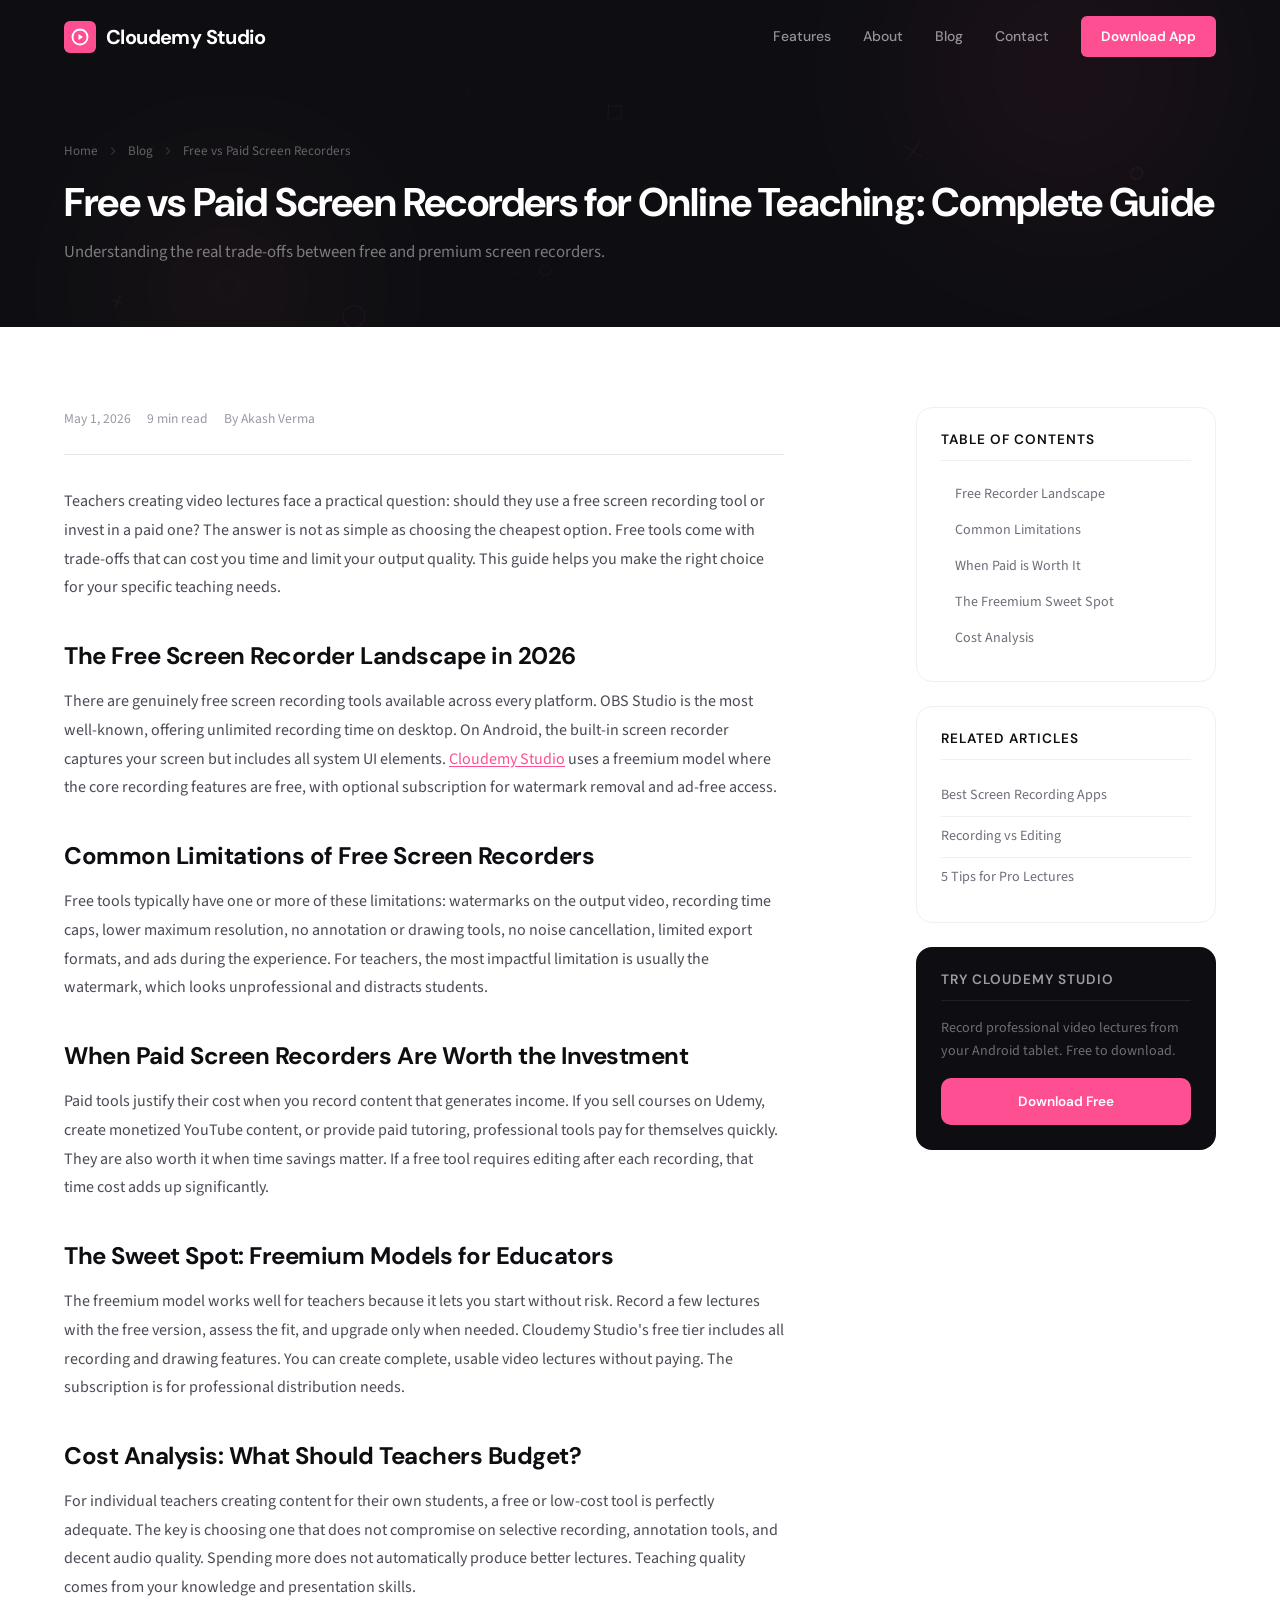
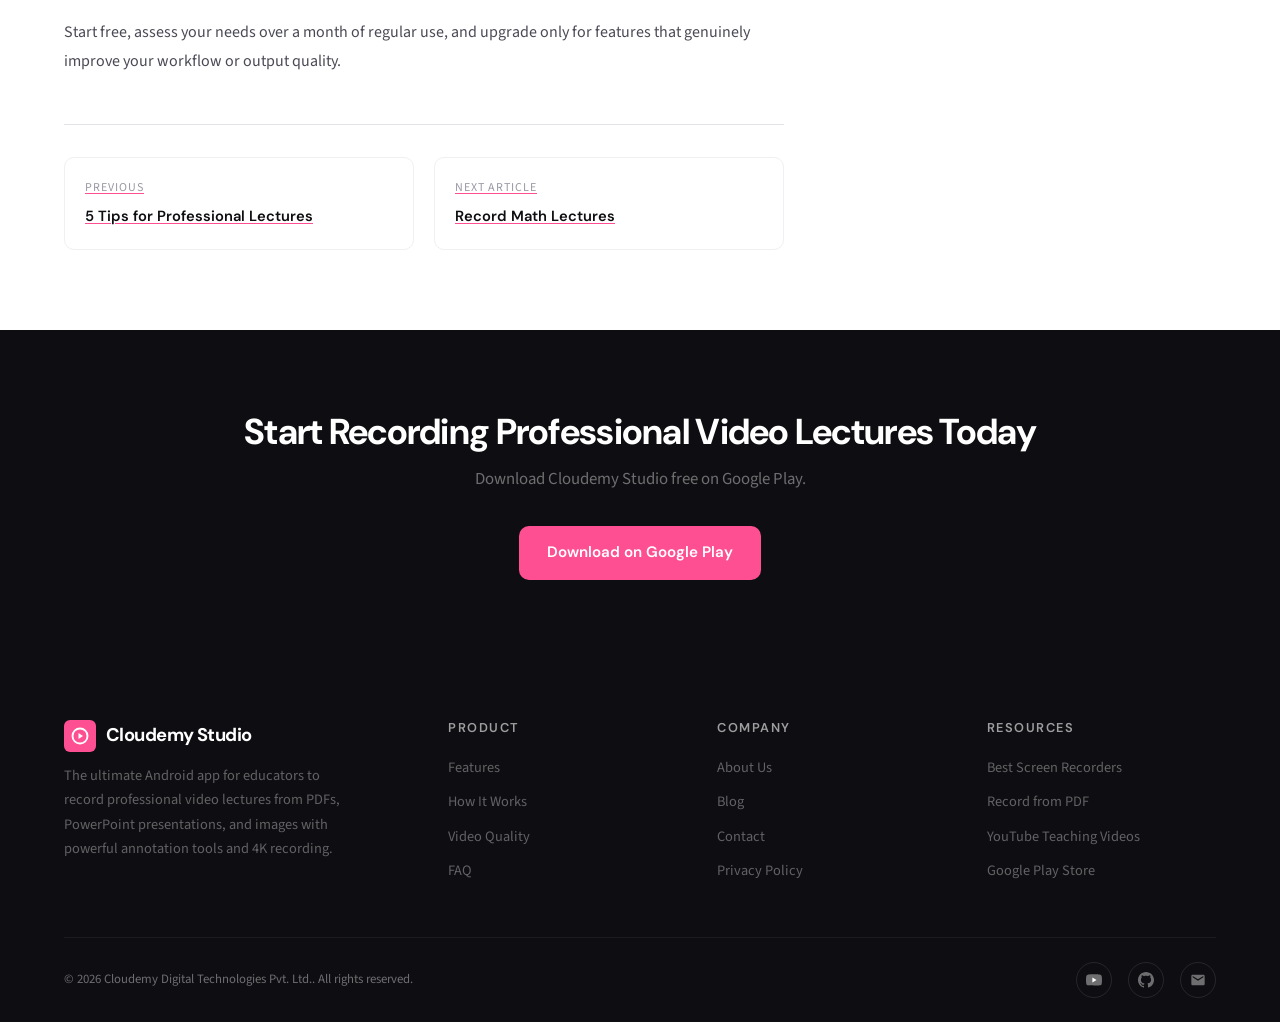
<file: blog/free-vs-paid-screen-recorders-for-teaching/index.html>
<!DOCTYPE html>
<html lang="en">
<head>
    <meta charset="UTF-8">
    <meta name="viewport" content="width=device-width, initial-scale=1.0">
    <title>Free vs Paid Screen Recorders for Online Teaching: Complete Guide</title>
    <meta name="description" content="Compare free and paid screen recording apps for education. Find the best value tool for creating video lectures.">
    <link rel="canonical" href="https://studio.cloudemy.in/blog/free-vs-paid-screen-recorders-for-teaching/">
    <meta property="og:title" content="Free vs Paid Screen Recorders for Teaching">
    <meta property="og:description" content="Compare free and paid screen recording apps for education. Find the best value tool for creating video lectures.">
    <meta property="og:type" content="article">
    <meta property="og:url" content="https://studio.cloudemy.in/blog/free-vs-paid-screen-recorders-for-teaching/">
    <meta property="og:site_name" content="Cloudemy Studio">
    <meta property="article:published_time" content="2026-05-01T00:00:00+05:30">
    <meta property="article:author" content="Akash Verma">
    <link rel="preconnect" href="https://fonts.googleapis.com"><link rel="preconnect" href="https://fonts.gstatic.com" crossorigin>
    <link href="https://fonts.googleapis.com/css2?family=DM+Sans:wght@400;500;600;700&family=Source+Sans+3:wght@400;500;600&display=swap" rel="stylesheet">
    <link rel="stylesheet" href="/css/style.css"><link rel="stylesheet" href="/css/page-header.css"><link rel="stylesheet" href="/css/blog.css">
</head>
<body>
    <div id="site-header"></div><div id="mobile-menu-slot"></div>
    <main>
        <section class="page-header">
            <canvas class="page-header-canvas" id="page-header-canvas"></canvas>
            <div class="page-header-glow page-header-glow-1"></div><div class="page-header-glow page-header-glow-2"></div>
            <div class="container">
                <nav class="breadcrumb" aria-label="Breadcrumb"><a href="/">Home</a><svg viewBox="0 0 24 24" fill="none" stroke="currentColor" stroke-width="2"><polyline points="9 18 15 12 9 6"/></svg><a href="/blog/">Blog</a><svg viewBox="0 0 24 24" fill="none" stroke="currentColor" stroke-width="2"><polyline points="9 18 15 12 9 6"/></svg><span>Free vs Paid Screen Recorders</span></nav>
                <h1>Free vs Paid Screen Recorders for Online Teaching: Complete Guide</h1>
                <p>Understanding the real trade-offs between free and premium screen recorders.</p>
            </div>
        </section>
        <section class="inner-section">
            <div class="container">
                <div class="post-layout">
                    <article class="post-article fade-up">
                        <div class="post-article-meta">
                            <span>May 1, 2026</span>
                            <span>9 min read</span>
                            <span>By Akash Verma</span>
                        </div>
                        <p>Teachers creating video lectures face a practical question: should they use a free screen recording tool or invest in a paid one? The answer is not as simple as choosing the cheapest option. Free tools come with trade-offs that can cost you time and limit your output quality. This guide helps you make the right choice for your specific teaching needs.</p>

<h2 id="free-landscape">The Free Screen Recorder Landscape in 2026</h2>
<p>There are genuinely free screen recording tools available across every platform. OBS Studio is the most well-known, offering unlimited recording time on desktop. On Android, the built-in screen recorder captures your screen but includes all system UI elements. <a href="https://play.google.com/store/apps/details?id=com.cloudemy.studio">Cloudemy Studio</a> uses a freemium model where the core recording features are free, with optional subscription for watermark removal and ad-free access.</p>

<h2 id="limitations">Common Limitations of Free Screen Recorders</h2>
<p>Free tools typically have one or more of these limitations: watermarks on the output video, recording time caps, lower maximum resolution, no annotation or drawing tools, no noise cancellation, limited export formats, and ads during the experience. For teachers, the most impactful limitation is usually the watermark, which looks unprofessional and distracts students.</p>

<h2 id="when-paid">When Paid Screen Recorders Are Worth the Investment</h2>
<p>Paid tools justify their cost when you record content that generates income. If you sell courses on Udemy, create monetized YouTube content, or provide paid tutoring, professional tools pay for themselves quickly. They are also worth it when time savings matter. If a free tool requires editing after each recording, that time cost adds up significantly.</p>

<h2 id="sweet-spot">The Sweet Spot: Freemium Models for Educators</h2>
<p>The freemium model works well for teachers because it lets you start without risk. Record a few lectures with the free version, assess the fit, and upgrade only when needed. Cloudemy Studio's free tier includes all recording and drawing features. You can create complete, usable video lectures without paying. The subscription is for professional distribution needs.</p>

<h2 id="cost-analysis">Cost Analysis: What Should Teachers Budget?</h2>
<p>For individual teachers creating content for their own students, a free or low-cost tool is perfectly adequate. The key is choosing one that does not compromise on selective recording, annotation tools, and decent audio quality. Spending more does not automatically produce better lectures. Teaching quality comes from your knowledge and presentation skills.</p>
<p>Start free, assess your needs over a month of regular use, and upgrade only for features that genuinely improve your workflow or output quality.</p>

                        <div class="post-nav">
                            <a href="/blog/tips-to-record-professional-lectures-on-tablet/" class="post-nav-item"><div class="post-nav-label">Previous</div><div class="post-nav-title">5 Tips for Professional Lectures</div></a>
                            <a href="/blog/how-to-record-math-lectures-with-handwriting/" class="post-nav-item"><div class="post-nav-label">Next Article</div><div class="post-nav-title">Record Math Lectures</div></a>
                        </div>
                    </article>
                    <aside class="post-sidebar fade-up">
                        <div class="sidebar-card"><h4>Table of Contents</h4><div class="sidebar-toc"><a href="#free-landscape">Free Recorder Landscape</a><a href="#limitations">Common Limitations</a><a href="#when-paid">When Paid is Worth It</a><a href="#sweet-spot">The Freemium Sweet Spot</a><a href="#cost-analysis">Cost Analysis</a></div></div>
                        <div class="sidebar-card"><h4>Related Articles</h4><div class="sidebar-related"><a href="/blog/best-screen-recording-apps-for-teachers/">Best Screen Recording Apps</a><a href="/blog/screen-recording-vs-video-editing-for-teachers/">Recording vs Editing</a><a href="/blog/tips-to-record-professional-lectures-on-tablet/">5 Tips for Pro Lectures</a></div></div>
                        <div class="sidebar-card sidebar-cta"><h4>Try Cloudemy Studio</h4><p>Record professional video lectures from your Android tablet. Free to download.</p><a href="https://play.google.com/store/apps/details?id=com.cloudemy.studio" class="btn btn-primary" style="width:100%;justify-content:center;font-size:0.85rem;padding:12px 20px;" target="_blank" rel="noopener">Download Free</a></div>
                    </aside>
                </div>
            </div>
        </section>
        <section class="blog-cta"><div class="container fade-up"><h2>Start Recording Professional Video Lectures Today</h2><p>Download Cloudemy Studio free on Google Play.</p><a href="https://play.google.com/store/apps/details?id=com.cloudemy.studio" class="btn btn-primary" target="_blank" rel="noopener">Download on Google Play</a></div></section>
    </main>
    <div id="site-footer"></div>
    <script src="/js/components.js"></script>
    <script>(function(){var c=document.getElementById("page-header-canvas");if(!c)return;var x=c.getContext("2d"),W,H,d,e=[];var S=[function(x,s){x.beginPath();x.arc(0,0,s,0,Math.PI*2);x.stroke();},function(x,s){x.strokeRect(-s,-s,s*2,s*2);},function(x,s){x.beginPath();x.moveTo(-s,0);x.lineTo(s,0);x.moveTo(0,-s);x.lineTo(0,s);x.stroke();}];function r(){d=Math.min(window.devicePixelRatio||1,2);var b=c.getBoundingClientRect();W=b.width;H=b.height;c.width=W*d;c.height=H*d;x.setTransform(d,0,0,d,0,0);}function cr(){e=[];for(var i=0;i<10;i++)e.push({x:Math.random()*W,y:Math.random()*H,vx:(Math.random()-0.5)*0.2,vy:(Math.random()-0.5)*0.15,sz:Math.random()*7+5,rt:Math.random()*Math.PI*2,rs:(Math.random()-0.5)*0.004,op:Math.random()*0.08+0.03,sh:Math.floor(Math.random()*S.length),cl:Math.random()>0.5?"254,128,102":"254,79,147"});}function dr(){x.clearRect(0,0,W,H);for(var i=0;i<e.length;i++){var o=e[i];o.x+=o.vx;o.y+=o.vy;o.rt+=o.rs;if(o.x<-20)o.x=W+20;if(o.x>W+20)o.x=-20;if(o.y<-20)o.y=H+20;if(o.y>H+20)o.y=-20;x.save();x.translate(o.x,o.y);x.rotate(o.rt);x.globalAlpha=o.op;x.strokeStyle="rgba("+o.cl+",1)";x.fillStyle="rgba("+o.cl+",1)";x.lineWidth=1;x.lineCap="round";S[o.sh](x,o.sz);x.restore();}requestAnimationFrame(dr);}r();cr();dr();window.addEventListener("resize",function(){r();cr();});})();</script>
</body>
</html>
</file>
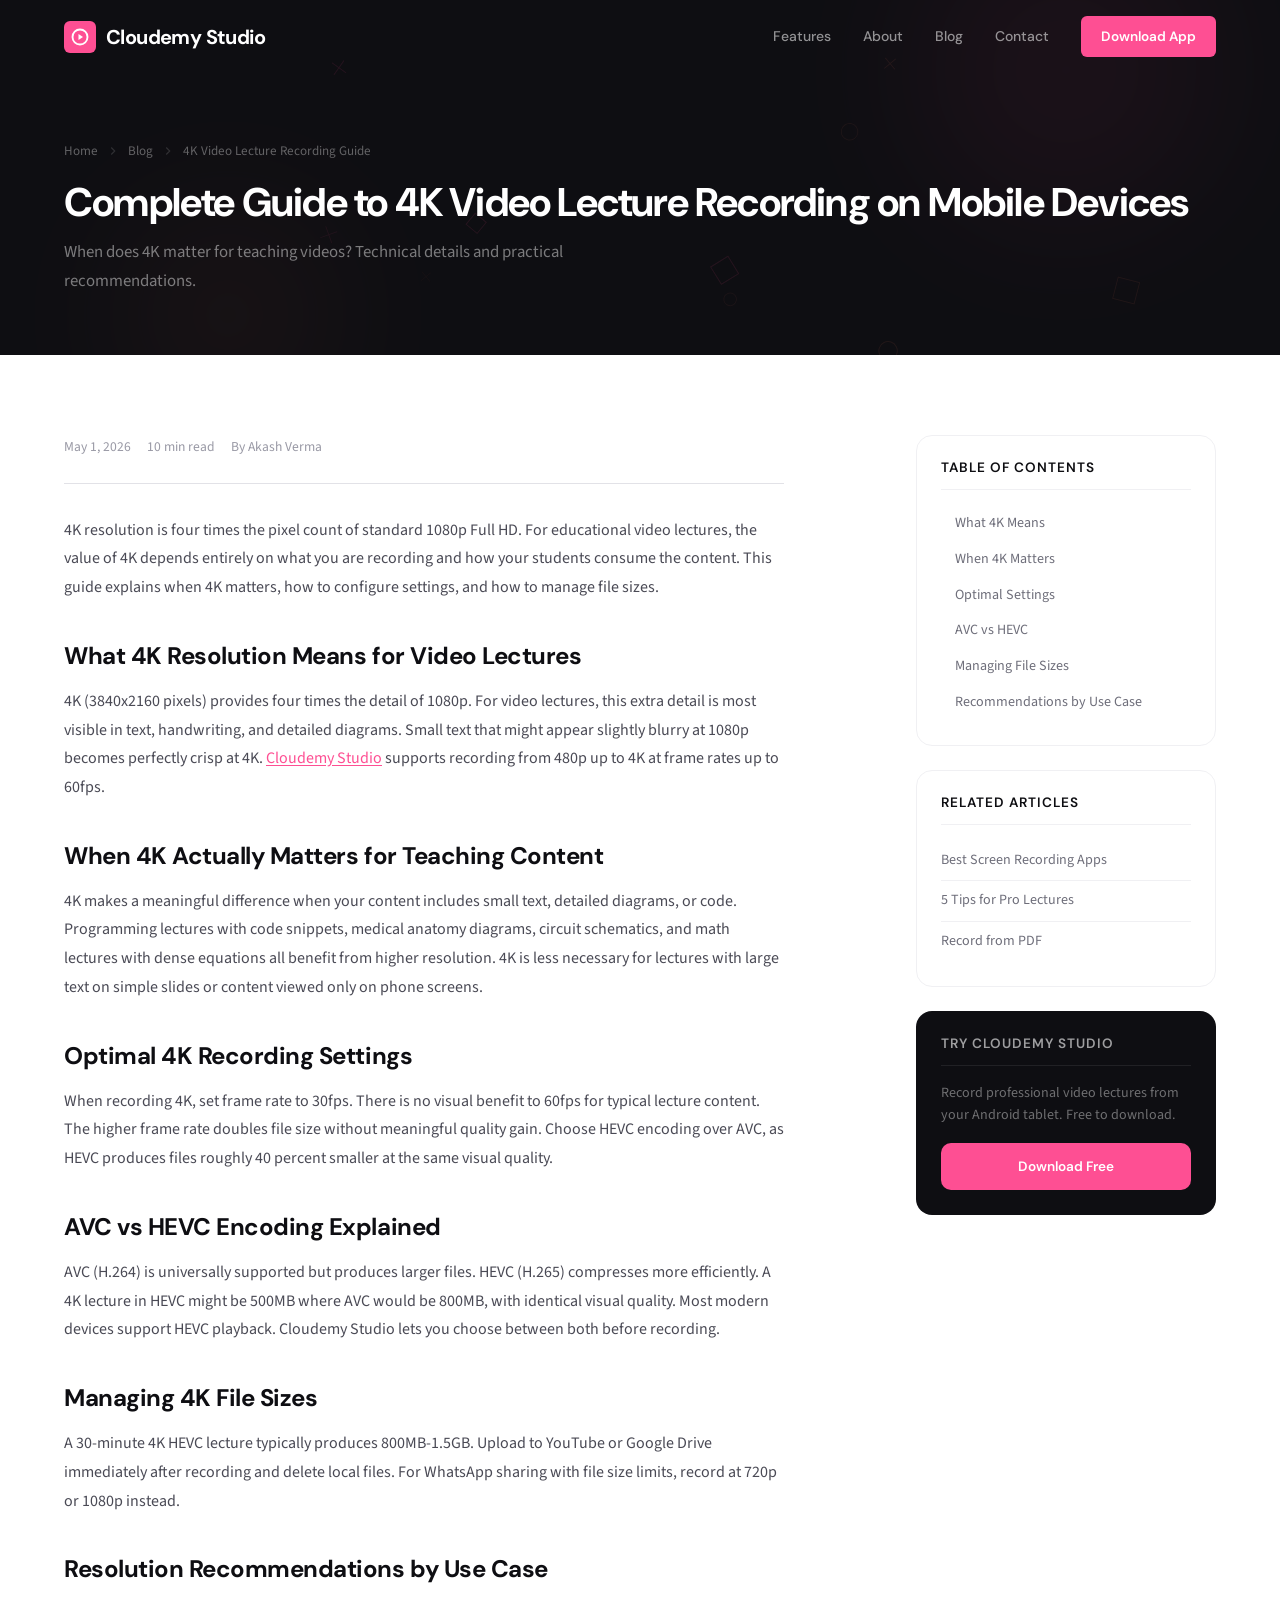
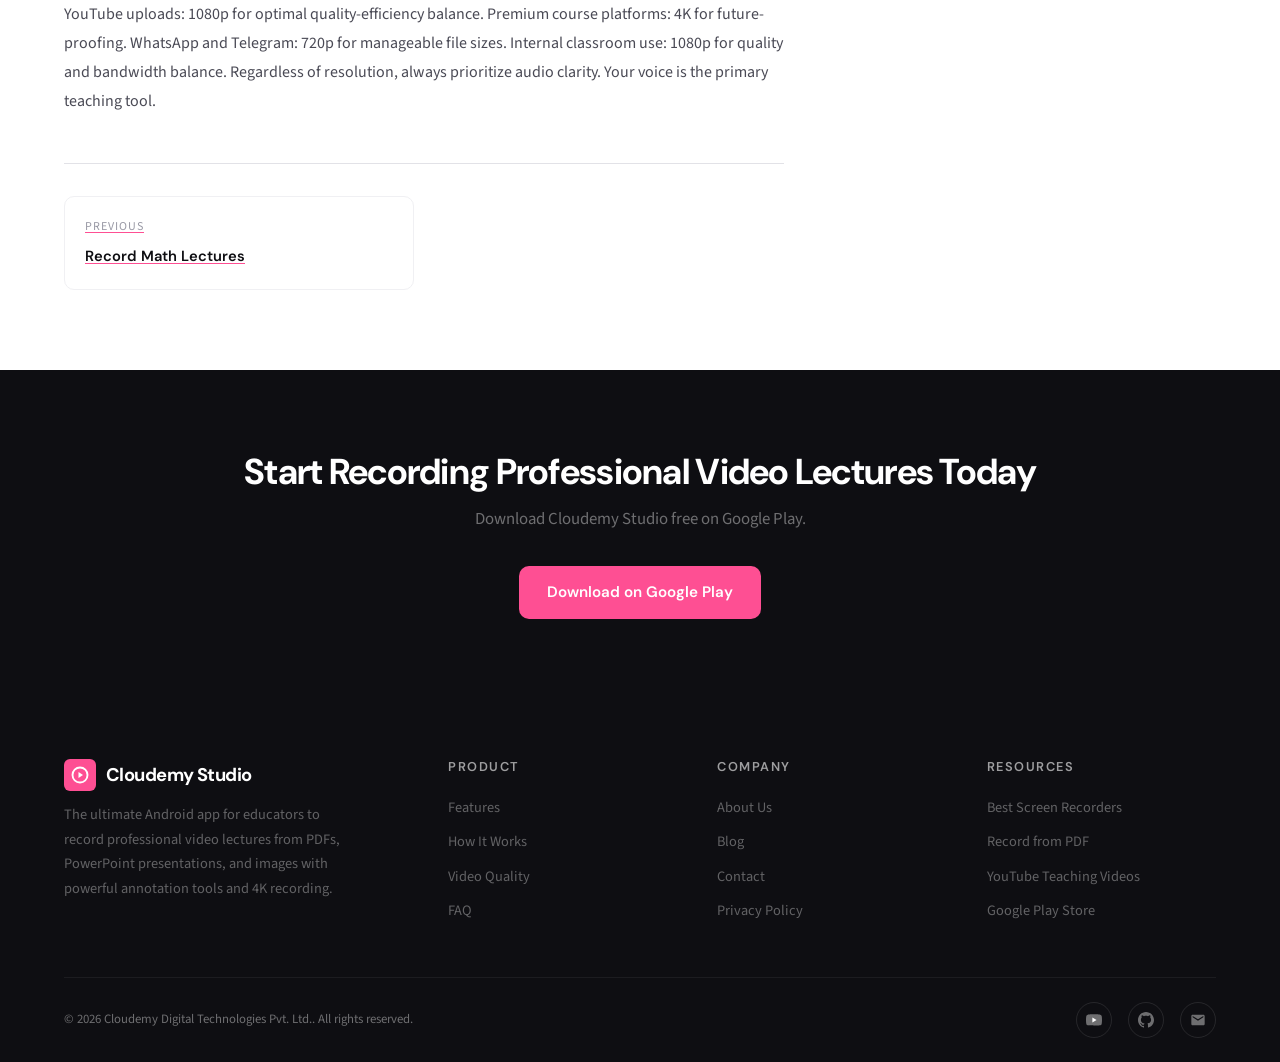
<file: blog/guide-to-4k-video-lecture-recording-on-mobile/index.html>
<!DOCTYPE html>
<html lang="en">
<head>
    <meta charset="UTF-8">
    <meta name="viewport" content="width=device-width, initial-scale=1.0">
    <title>Complete Guide to 4K Video Lecture Recording on Mobile Devices</title>
    <meta name="description" content="Everything about recording 4K video lectures on Android. Resolution settings, encoding, and file size management.">
    <link rel="canonical" href="https://studio.cloudemy.in/blog/guide-to-4k-video-lecture-recording-on-mobile/">
    <meta property="og:title" content="4K Video Lecture Recording on Mobile">
    <meta property="og:description" content="Everything about recording 4K video lectures on Android. Resolution settings, encoding, and file size management.">
    <meta property="og:type" content="article">
    <meta property="og:url" content="https://studio.cloudemy.in/blog/guide-to-4k-video-lecture-recording-on-mobile/">
    <meta property="og:site_name" content="Cloudemy Studio">
    <meta property="article:published_time" content="2026-05-01T00:00:00+05:30">
    <meta property="article:author" content="Akash Verma">
    <link rel="preconnect" href="https://fonts.googleapis.com"><link rel="preconnect" href="https://fonts.gstatic.com" crossorigin>
    <link href="https://fonts.googleapis.com/css2?family=DM+Sans:wght@400;500;600;700&family=Source+Sans+3:wght@400;500;600&display=swap" rel="stylesheet">
    <link rel="stylesheet" href="/css/style.css"><link rel="stylesheet" href="/css/page-header.css"><link rel="stylesheet" href="/css/blog.css">
</head>
<body>
    <div id="site-header"></div><div id="mobile-menu-slot"></div>
    <main>
        <section class="page-header">
            <canvas class="page-header-canvas" id="page-header-canvas"></canvas>
            <div class="page-header-glow page-header-glow-1"></div><div class="page-header-glow page-header-glow-2"></div>
            <div class="container">
                <nav class="breadcrumb" aria-label="Breadcrumb"><a href="/">Home</a><svg viewBox="0 0 24 24" fill="none" stroke="currentColor" stroke-width="2"><polyline points="9 18 15 12 9 6"/></svg><a href="/blog/">Blog</a><svg viewBox="0 0 24 24" fill="none" stroke="currentColor" stroke-width="2"><polyline points="9 18 15 12 9 6"/></svg><span>4K Video Lecture Recording Guide</span></nav>
                <h1>Complete Guide to 4K Video Lecture Recording on Mobile Devices</h1>
                <p>When does 4K matter for teaching videos? Technical details and practical recommendations.</p>
            </div>
        </section>
        <section class="inner-section">
            <div class="container">
                <div class="post-layout">
                    <article class="post-article fade-up">
                        <div class="post-article-meta">
                            <span>May 1, 2026</span>
                            <span>10 min read</span>
                            <span>By Akash Verma</span>
                        </div>
                        <p>4K resolution is four times the pixel count of standard 1080p Full HD. For educational video lectures, the value of 4K depends entirely on what you are recording and how your students consume the content. This guide explains when 4K matters, how to configure settings, and how to manage file sizes.</p>

<h2 id="what-4k">What 4K Resolution Means for Video Lectures</h2>
<p>4K (3840x2160 pixels) provides four times the detail of 1080p. For video lectures, this extra detail is most visible in text, handwriting, and detailed diagrams. Small text that might appear slightly blurry at 1080p becomes perfectly crisp at 4K. <a href="https://play.google.com/store/apps/details?id=com.cloudemy.studio">Cloudemy Studio</a> supports recording from 480p up to 4K at frame rates up to 60fps.</p>

<h2 id="when-needed">When 4K Actually Matters for Teaching Content</h2>
<p>4K makes a meaningful difference when your content includes small text, detailed diagrams, or code. Programming lectures with code snippets, medical anatomy diagrams, circuit schematics, and math lectures with dense equations all benefit from higher resolution. 4K is less necessary for lectures with large text on simple slides or content viewed only on phone screens.</p>

<h2 id="settings">Optimal 4K Recording Settings</h2>
<p>When recording 4K, set frame rate to 30fps. There is no visual benefit to 60fps for typical lecture content. The higher frame rate doubles file size without meaningful quality gain. Choose HEVC encoding over AVC, as HEVC produces files roughly 40 percent smaller at the same visual quality.</p>

<h2 id="encoding">AVC vs HEVC Encoding Explained</h2>
<p>AVC (H.264) is universally supported but produces larger files. HEVC (H.265) compresses more efficiently. A 4K lecture in HEVC might be 500MB where AVC would be 800MB, with identical visual quality. Most modern devices support HEVC playback. Cloudemy Studio lets you choose between both before recording.</p>

<h2 id="storage">Managing 4K File Sizes</h2>
<p>A 30-minute 4K HEVC lecture typically produces 800MB-1.5GB. Upload to YouTube or Google Drive immediately after recording and delete local files. For WhatsApp sharing with file size limits, record at 720p or 1080p instead.</p>

<h2 id="recommendation">Resolution Recommendations by Use Case</h2>
<p>YouTube uploads: 1080p for optimal quality-efficiency balance. Premium course platforms: 4K for future-proofing. WhatsApp and Telegram: 720p for manageable file sizes. Internal classroom use: 1080p for quality and bandwidth balance. Regardless of resolution, always prioritize audio clarity. Your voice is the primary teaching tool.</p>

                        <div class="post-nav">
                            <a href="/blog/how-to-record-math-lectures-with-handwriting/" class="post-nav-item"><div class="post-nav-label">Previous</div><div class="post-nav-title">Record Math Lectures</div></a>
                            <div></div>
                        </div>
                    </article>
                    <aside class="post-sidebar fade-up">
                        <div class="sidebar-card"><h4>Table of Contents</h4><div class="sidebar-toc"><a href="#what-4k">What 4K Means</a><a href="#when-needed">When 4K Matters</a><a href="#settings">Optimal Settings</a><a href="#encoding">AVC vs HEVC</a><a href="#storage">Managing File Sizes</a><a href="#recommendation">Recommendations by Use Case</a></div></div>
                        <div class="sidebar-card"><h4>Related Articles</h4><div class="sidebar-related"><a href="/blog/best-screen-recording-apps-for-teachers/">Best Screen Recording Apps</a><a href="/blog/tips-to-record-professional-lectures-on-tablet/">5 Tips for Pro Lectures</a><a href="/blog/how-to-record-video-lectures-from-pdf/">Record from PDF</a></div></div>
                        <div class="sidebar-card sidebar-cta"><h4>Try Cloudemy Studio</h4><p>Record professional video lectures from your Android tablet. Free to download.</p><a href="https://play.google.com/store/apps/details?id=com.cloudemy.studio" class="btn btn-primary" style="width:100%;justify-content:center;font-size:0.85rem;padding:12px 20px;" target="_blank" rel="noopener">Download Free</a></div>
                    </aside>
                </div>
            </div>
        </section>
        <section class="blog-cta"><div class="container fade-up"><h2>Start Recording Professional Video Lectures Today</h2><p>Download Cloudemy Studio free on Google Play.</p><a href="https://play.google.com/store/apps/details?id=com.cloudemy.studio" class="btn btn-primary" target="_blank" rel="noopener">Download on Google Play</a></div></section>
    </main>
    <div id="site-footer"></div>
    <script src="/js/components.js"></script>
    <script>(function(){var c=document.getElementById("page-header-canvas");if(!c)return;var x=c.getContext("2d"),W,H,d,e=[];var S=[function(x,s){x.beginPath();x.arc(0,0,s,0,Math.PI*2);x.stroke();},function(x,s){x.strokeRect(-s,-s,s*2,s*2);},function(x,s){x.beginPath();x.moveTo(-s,0);x.lineTo(s,0);x.moveTo(0,-s);x.lineTo(0,s);x.stroke();}];function r(){d=Math.min(window.devicePixelRatio||1,2);var b=c.getBoundingClientRect();W=b.width;H=b.height;c.width=W*d;c.height=H*d;x.setTransform(d,0,0,d,0,0);}function cr(){e=[];for(var i=0;i<10;i++)e.push({x:Math.random()*W,y:Math.random()*H,vx:(Math.random()-0.5)*0.2,vy:(Math.random()-0.5)*0.15,sz:Math.random()*7+5,rt:Math.random()*Math.PI*2,rs:(Math.random()-0.5)*0.004,op:Math.random()*0.08+0.03,sh:Math.floor(Math.random()*S.length),cl:Math.random()>0.5?"254,128,102":"254,79,147"});}function dr(){x.clearRect(0,0,W,H);for(var i=0;i<e.length;i++){var o=e[i];o.x+=o.vx;o.y+=o.vy;o.rt+=o.rs;if(o.x<-20)o.x=W+20;if(o.x>W+20)o.x=-20;if(o.y<-20)o.y=H+20;if(o.y>H+20)o.y=-20;x.save();x.translate(o.x,o.y);x.rotate(o.rt);x.globalAlpha=o.op;x.strokeStyle="rgba("+o.cl+",1)";x.fillStyle="rgba("+o.cl+",1)";x.lineWidth=1;x.lineCap="round";S[o.sh](x,o.sz);x.restore();}requestAnimationFrame(dr);}r();cr();dr();window.addEventListener("resize",function(){r();cr();});})();</script>
</body>
</html>
</file>
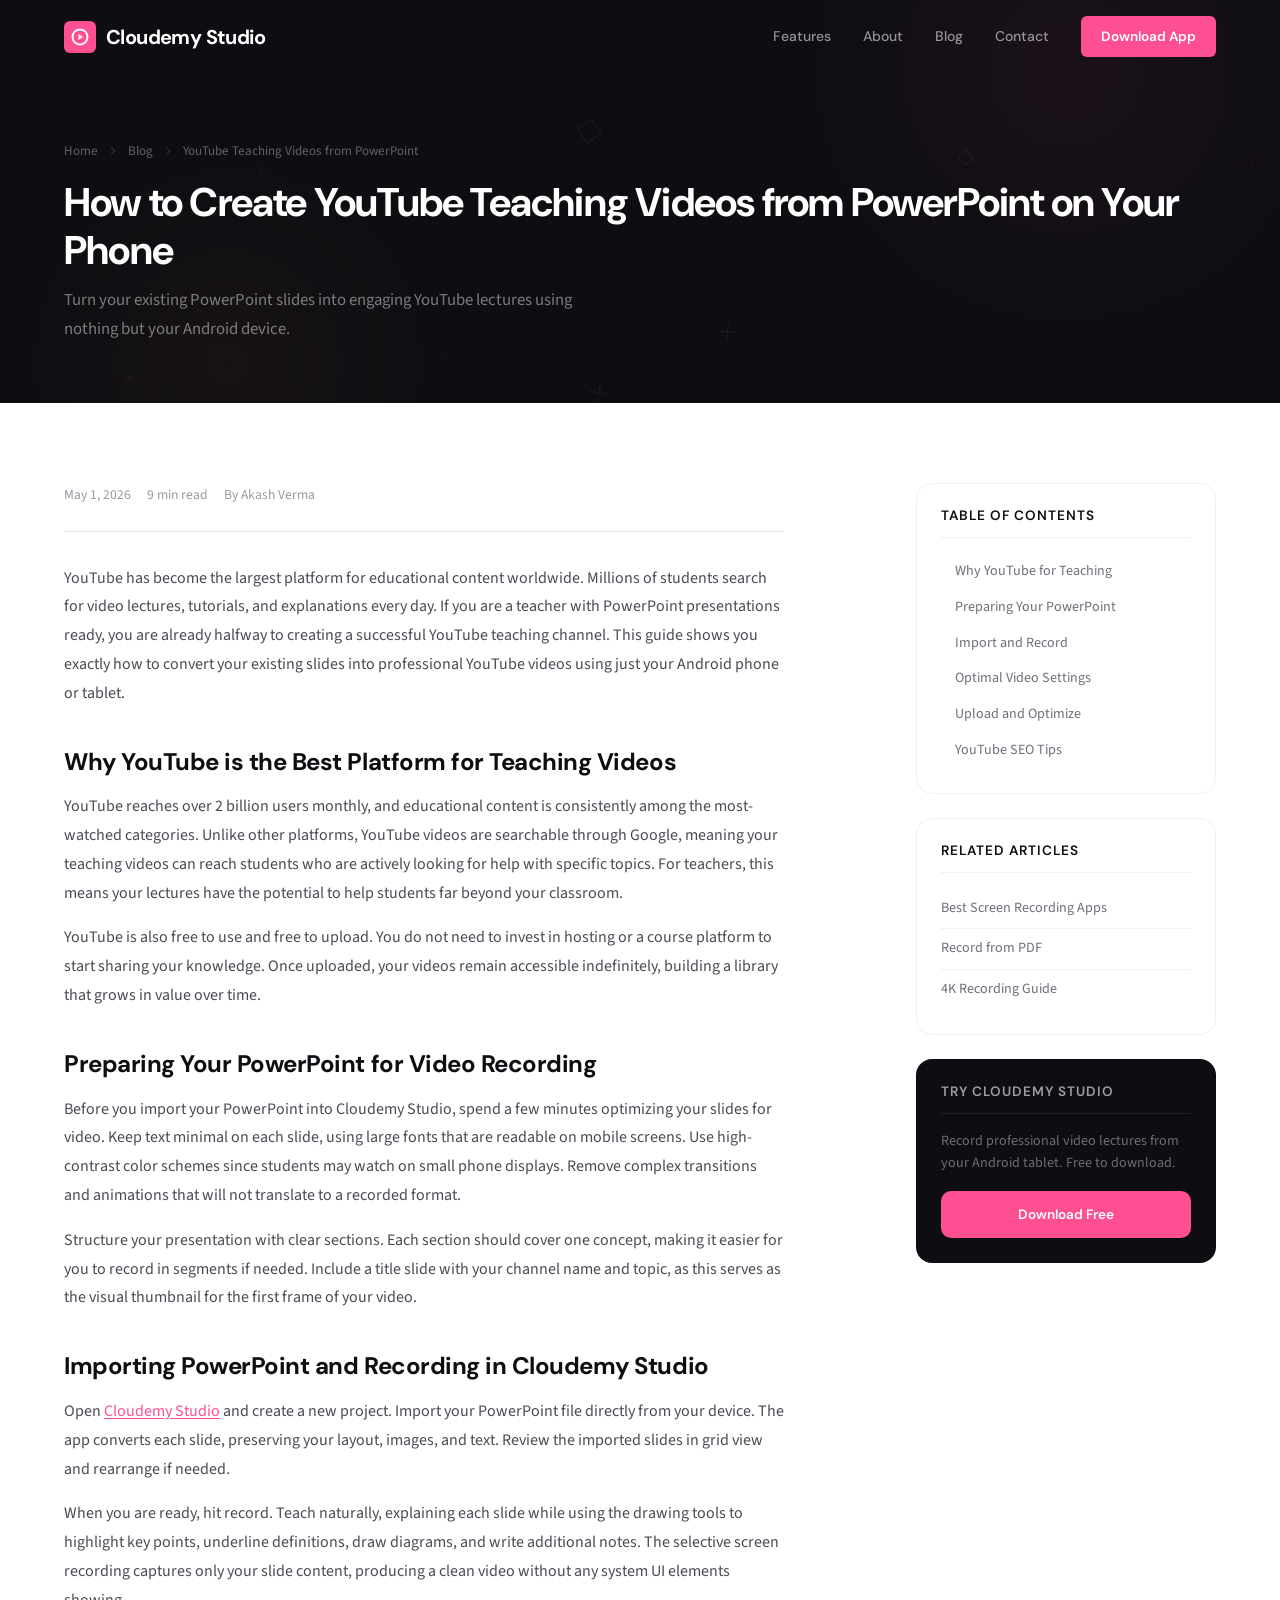
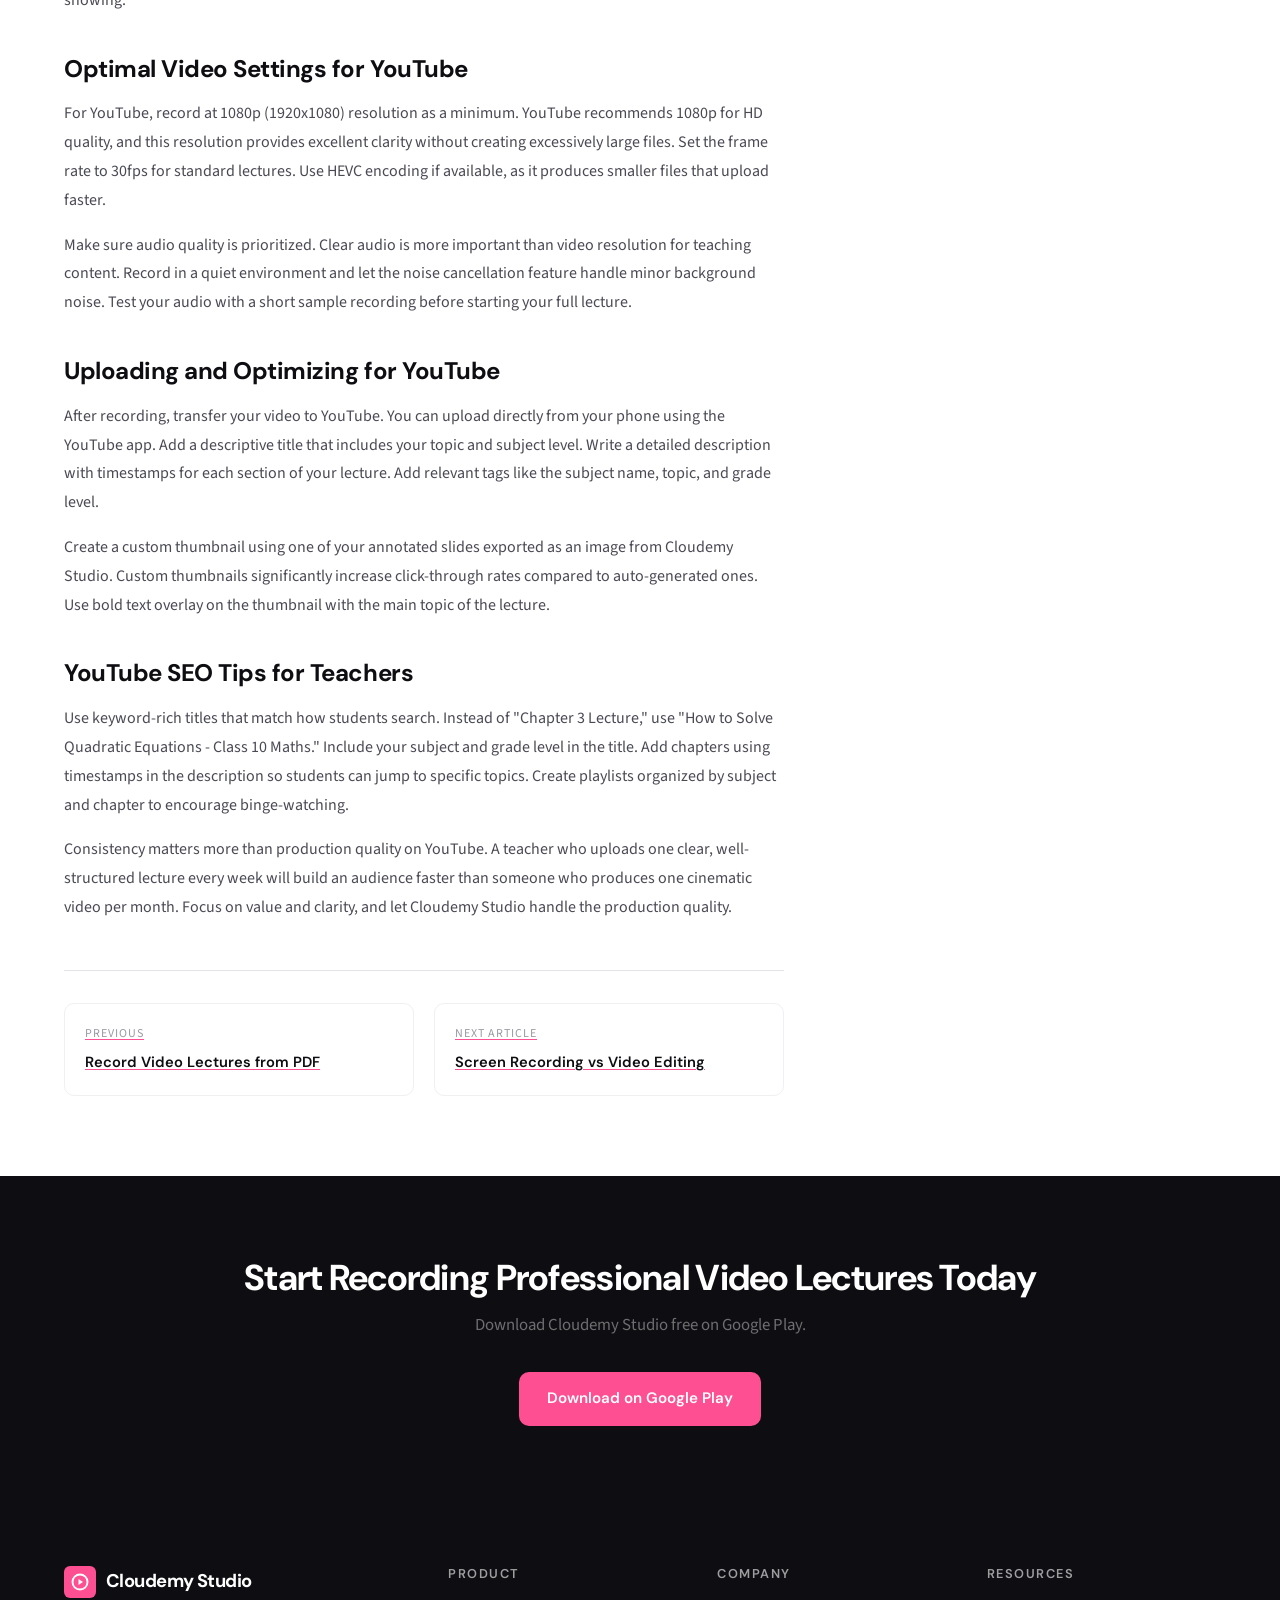
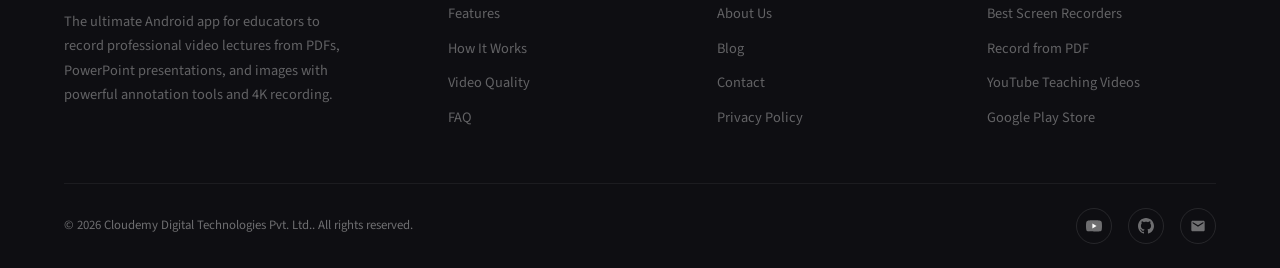
<file: blog/how-to-create-youtube-teaching-videos/index.html>
<!DOCTYPE html>
<html lang="en">
<head>
    <meta charset="UTF-8">
    <meta name="viewport" content="width=device-width, initial-scale=1.0">
    <title>How to Create YouTube Teaching Videos from PowerPoint on Your Phone</title>
    <meta name="description" content="Learn how to turn PowerPoint presentations into professional YouTube teaching videos using your Android phone or tablet with Cloudemy Studio.">
    <link rel="canonical" href="https://studio.cloudemy.in/blog/how-to-create-youtube-teaching-videos/">
    <meta property="og:title" content="Create YouTube Teaching Videos from PowerPoint">
    <meta property="og:description" content="Learn how to turn PowerPoint presentations into professional YouTube teaching videos using your Android phone or tablet with Cloudemy Studio.">
    <meta property="og:type" content="article">
    <meta property="og:url" content="https://studio.cloudemy.in/blog/how-to-create-youtube-teaching-videos/">
    <meta property="og:site_name" content="Cloudemy Studio">
    <meta property="article:published_time" content="2026-05-01T00:00:00+05:30">
    <meta property="article:author" content="Akash Verma">
    <link rel="preconnect" href="https://fonts.googleapis.com"><link rel="preconnect" href="https://fonts.gstatic.com" crossorigin>
    <link href="https://fonts.googleapis.com/css2?family=DM+Sans:wght@400;500;600;700&family=Source+Sans+3:wght@400;500;600&display=swap" rel="stylesheet">
    <link rel="stylesheet" href="/css/style.css"><link rel="stylesheet" href="/css/page-header.css"><link rel="stylesheet" href="/css/blog.css">
</head>
<body>
    <div id="site-header"></div><div id="mobile-menu-slot"></div>
    <main>
        <section class="page-header">
            <canvas class="page-header-canvas" id="page-header-canvas"></canvas>
            <div class="page-header-glow page-header-glow-1"></div><div class="page-header-glow page-header-glow-2"></div>
            <div class="container">
                <nav class="breadcrumb" aria-label="Breadcrumb"><a href="/">Home</a><svg viewBox="0 0 24 24" fill="none" stroke="currentColor" stroke-width="2"><polyline points="9 18 15 12 9 6"/></svg><a href="/blog/">Blog</a><svg viewBox="0 0 24 24" fill="none" stroke="currentColor" stroke-width="2"><polyline points="9 18 15 12 9 6"/></svg><span>YouTube Teaching Videos from PowerPoint</span></nav>
                <h1>How to Create YouTube Teaching Videos from PowerPoint on Your Phone</h1>
                <p>Turn your existing PowerPoint slides into engaging YouTube lectures using nothing but your Android device.</p>
            </div>
        </section>
        <section class="inner-section">
            <div class="container">
                <div class="post-layout">
                    <article class="post-article fade-up">
                        <div class="post-article-meta">
                            <span>May 1, 2026</span>
                            <span>9 min read</span>
                            <span>By Akash Verma</span>
                        </div>
                        <p>YouTube has become the largest platform for educational content worldwide. Millions of students search for video lectures, tutorials, and explanations every day. If you are a teacher with PowerPoint presentations ready, you are already halfway to creating a successful YouTube teaching channel. This guide shows you exactly how to convert your existing slides into professional YouTube videos using just your Android phone or tablet.</p>

<h2 id="why-youtube">Why YouTube is the Best Platform for Teaching Videos</h2>
<p>YouTube reaches over 2 billion users monthly, and educational content is consistently among the most-watched categories. Unlike other platforms, YouTube videos are searchable through Google, meaning your teaching videos can reach students who are actively looking for help with specific topics. For teachers, this means your lectures have the potential to help students far beyond your classroom.</p>
<p>YouTube is also free to use and free to upload. You do not need to invest in hosting or a course platform to start sharing your knowledge. Once uploaded, your videos remain accessible indefinitely, building a library that grows in value over time.</p>

<h2 id="prepare-ppt">Preparing Your PowerPoint for Video Recording</h2>
<p>Before you import your PowerPoint into Cloudemy Studio, spend a few minutes optimizing your slides for video. Keep text minimal on each slide, using large fonts that are readable on mobile screens. Use high-contrast color schemes since students may watch on small phone displays. Remove complex transitions and animations that will not translate to a recorded format.</p>
<p>Structure your presentation with clear sections. Each section should cover one concept, making it easier for you to record in segments if needed. Include a title slide with your channel name and topic, as this serves as the visual thumbnail for the first frame of your video.</p>

<h2 id="import-record">Importing PowerPoint and Recording in Cloudemy Studio</h2>
<p>Open <a href="https://play.google.com/store/apps/details?id=com.cloudemy.studio">Cloudemy Studio</a> and create a new project. Import your PowerPoint file directly from your device. The app converts each slide, preserving your layout, images, and text. Review the imported slides in grid view and rearrange if needed.</p>
<p>When you are ready, hit record. Teach naturally, explaining each slide while using the drawing tools to highlight key points, underline definitions, draw diagrams, and write additional notes. The selective screen recording captures only your slide content, producing a clean video without any system UI elements showing.</p>

<h2 id="video-settings">Optimal Video Settings for YouTube</h2>
<p>For YouTube, record at 1080p (1920x1080) resolution as a minimum. YouTube recommends 1080p for HD quality, and this resolution provides excellent clarity without creating excessively large files. Set the frame rate to 30fps for standard lectures. Use HEVC encoding if available, as it produces smaller files that upload faster.</p>
<p>Make sure audio quality is prioritized. Clear audio is more important than video resolution for teaching content. Record in a quiet environment and let the noise cancellation feature handle minor background noise. Test your audio with a short sample recording before starting your full lecture.</p>

<h2 id="upload-optimize">Uploading and Optimizing for YouTube</h2>
<p>After recording, transfer your video to YouTube. You can upload directly from your phone using the YouTube app. Add a descriptive title that includes your topic and subject level. Write a detailed description with timestamps for each section of your lecture. Add relevant tags like the subject name, topic, and grade level.</p>
<p>Create a custom thumbnail using one of your annotated slides exported as an image from Cloudemy Studio. Custom thumbnails significantly increase click-through rates compared to auto-generated ones. Use bold text overlay on the thumbnail with the main topic of the lecture.</p>

<h2 id="seo-tips">YouTube SEO Tips for Teachers</h2>
<p>Use keyword-rich titles that match how students search. Instead of "Chapter 3 Lecture," use "How to Solve Quadratic Equations - Class 10 Maths." Include your subject and grade level in the title. Add chapters using timestamps in the description so students can jump to specific topics. Create playlists organized by subject and chapter to encourage binge-watching.</p>
<p>Consistency matters more than production quality on YouTube. A teacher who uploads one clear, well-structured lecture every week will build an audience faster than someone who produces one cinematic video per month. Focus on value and clarity, and let Cloudemy Studio handle the production quality.</p>

                        <div class="post-nav">
                            <a href="/blog/how-to-record-video-lectures-from-pdf/" class="post-nav-item"><div class="post-nav-label">Previous</div><div class="post-nav-title">Record Video Lectures from PDF</div></a>
                            <a href="/blog/screen-recording-vs-video-editing-for-teachers/" class="post-nav-item"><div class="post-nav-label">Next Article</div><div class="post-nav-title">Screen Recording vs Video Editing</div></a>
                        </div>
                    </article>
                    <aside class="post-sidebar fade-up">
                        <div class="sidebar-card"><h4>Table of Contents</h4><div class="sidebar-toc"><a href="#why-youtube">Why YouTube for Teaching</a><a href="#prepare-ppt">Preparing Your PowerPoint</a><a href="#import-record">Import and Record</a><a href="#video-settings">Optimal Video Settings</a><a href="#upload-optimize">Upload and Optimize</a><a href="#seo-tips">YouTube SEO Tips</a></div></div>
                        <div class="sidebar-card"><h4>Related Articles</h4><div class="sidebar-related"><a href="/blog/best-screen-recording-apps-for-teachers/">Best Screen Recording Apps</a><a href="/blog/how-to-record-video-lectures-from-pdf/">Record from PDF</a><a href="/blog/guide-to-4k-video-lecture-recording-on-mobile/">4K Recording Guide</a></div></div>
                        <div class="sidebar-card sidebar-cta"><h4>Try Cloudemy Studio</h4><p>Record professional video lectures from your Android tablet. Free to download.</p><a href="https://play.google.com/store/apps/details?id=com.cloudemy.studio" class="btn btn-primary" style="width:100%;justify-content:center;font-size:0.85rem;padding:12px 20px;" target="_blank" rel="noopener">Download Free</a></div>
                    </aside>
                </div>
            </div>
        </section>
        <section class="blog-cta"><div class="container fade-up"><h2>Start Recording Professional Video Lectures Today</h2><p>Download Cloudemy Studio free on Google Play.</p><a href="https://play.google.com/store/apps/details?id=com.cloudemy.studio" class="btn btn-primary" target="_blank" rel="noopener">Download on Google Play</a></div></section>
    </main>
    <div id="site-footer"></div>
    <script src="/js/components.js"></script>
    <script>(function(){var c=document.getElementById("page-header-canvas");if(!c)return;var x=c.getContext("2d"),W,H,d,e=[];var S=[function(x,s){x.beginPath();x.arc(0,0,s,0,Math.PI*2);x.stroke();},function(x,s){x.strokeRect(-s,-s,s*2,s*2);},function(x,s){x.beginPath();x.moveTo(-s,0);x.lineTo(s,0);x.moveTo(0,-s);x.lineTo(0,s);x.stroke();}];function r(){d=Math.min(window.devicePixelRatio||1,2);var b=c.getBoundingClientRect();W=b.width;H=b.height;c.width=W*d;c.height=H*d;x.setTransform(d,0,0,d,0,0);}function cr(){e=[];for(var i=0;i<10;i++)e.push({x:Math.random()*W,y:Math.random()*H,vx:(Math.random()-0.5)*0.2,vy:(Math.random()-0.5)*0.15,sz:Math.random()*7+5,rt:Math.random()*Math.PI*2,rs:(Math.random()-0.5)*0.004,op:Math.random()*0.08+0.03,sh:Math.floor(Math.random()*S.length),cl:Math.random()>0.5?"254,128,102":"254,79,147"});}function dr(){x.clearRect(0,0,W,H);for(var i=0;i<e.length;i++){var o=e[i];o.x+=o.vx;o.y+=o.vy;o.rt+=o.rs;if(o.x<-20)o.x=W+20;if(o.x>W+20)o.x=-20;if(o.y<-20)o.y=H+20;if(o.y>H+20)o.y=-20;x.save();x.translate(o.x,o.y);x.rotate(o.rt);x.globalAlpha=o.op;x.strokeStyle="rgba("+o.cl+",1)";x.fillStyle="rgba("+o.cl+",1)";x.lineWidth=1;x.lineCap="round";S[o.sh](x,o.sz);x.restore();}requestAnimationFrame(dr);}r();cr();dr();window.addEventListener("resize",function(){r();cr();});})();</script>
</body>
</html>
</file>
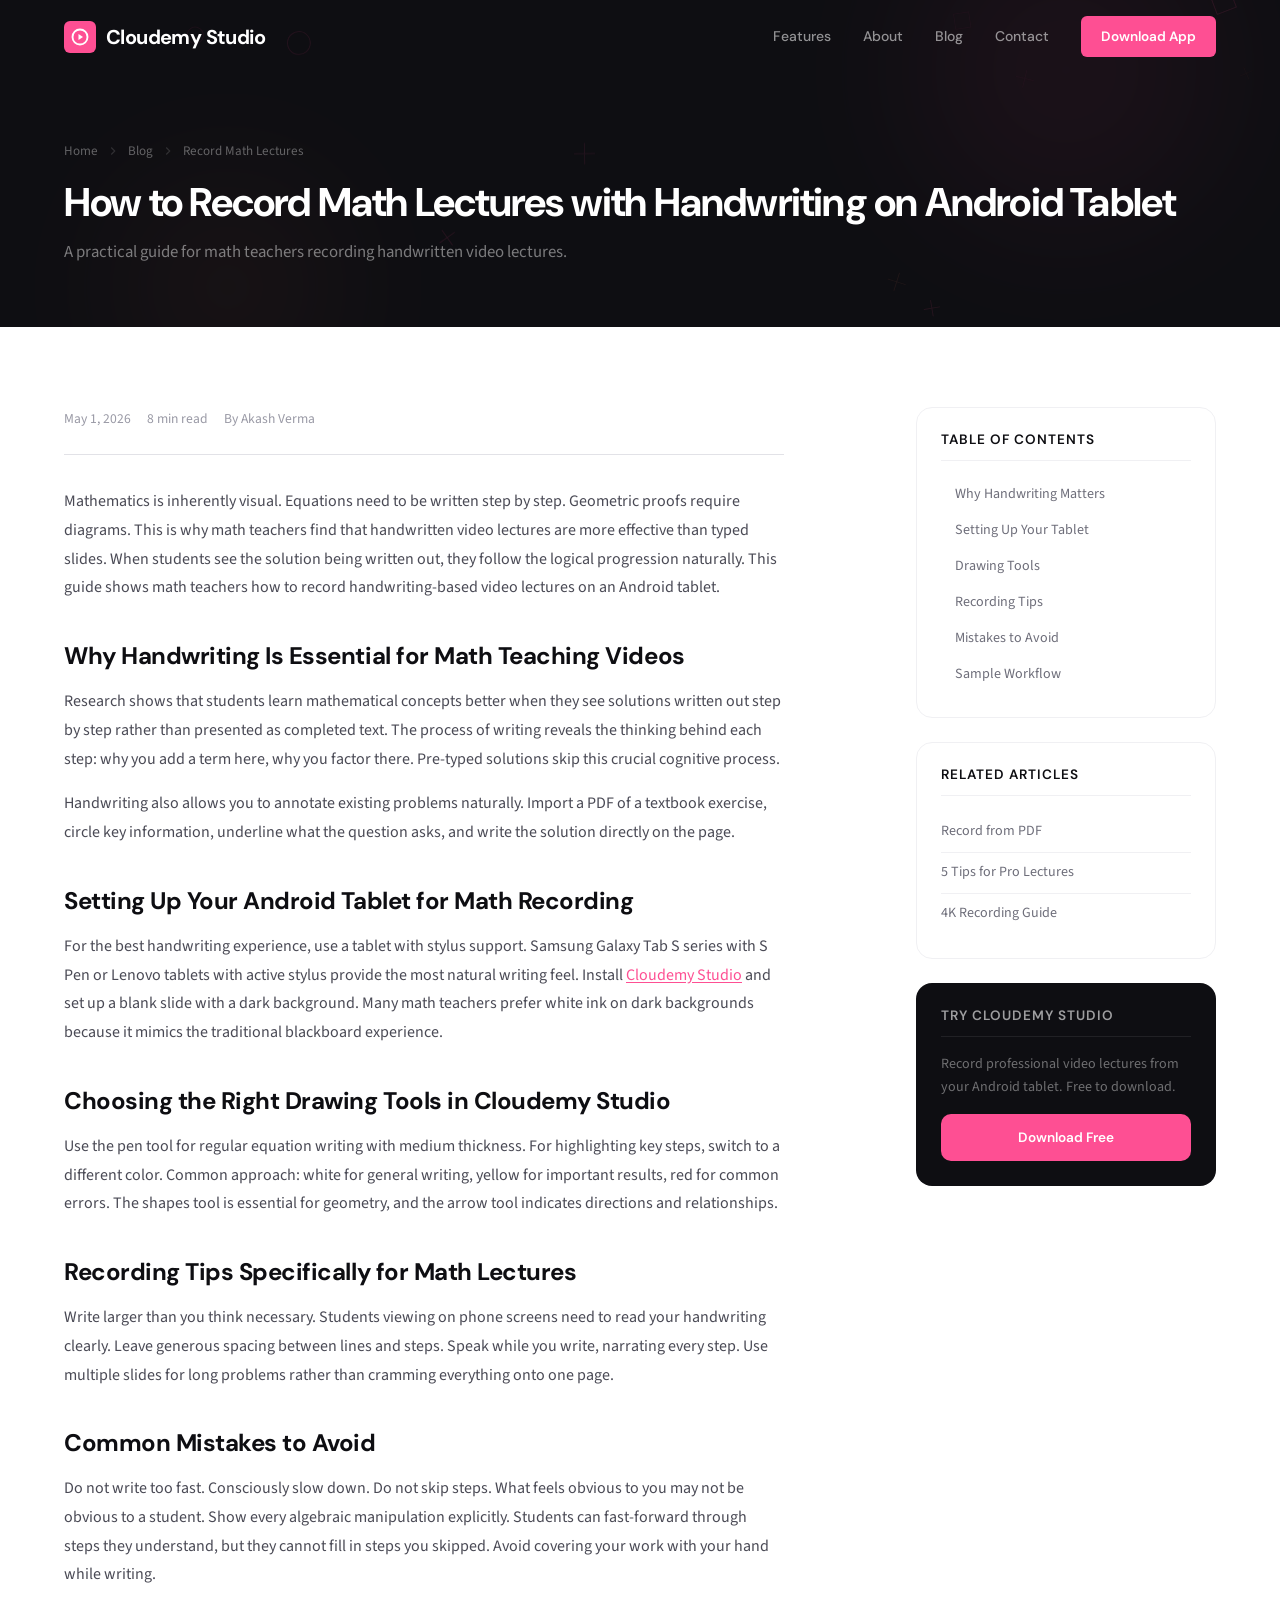
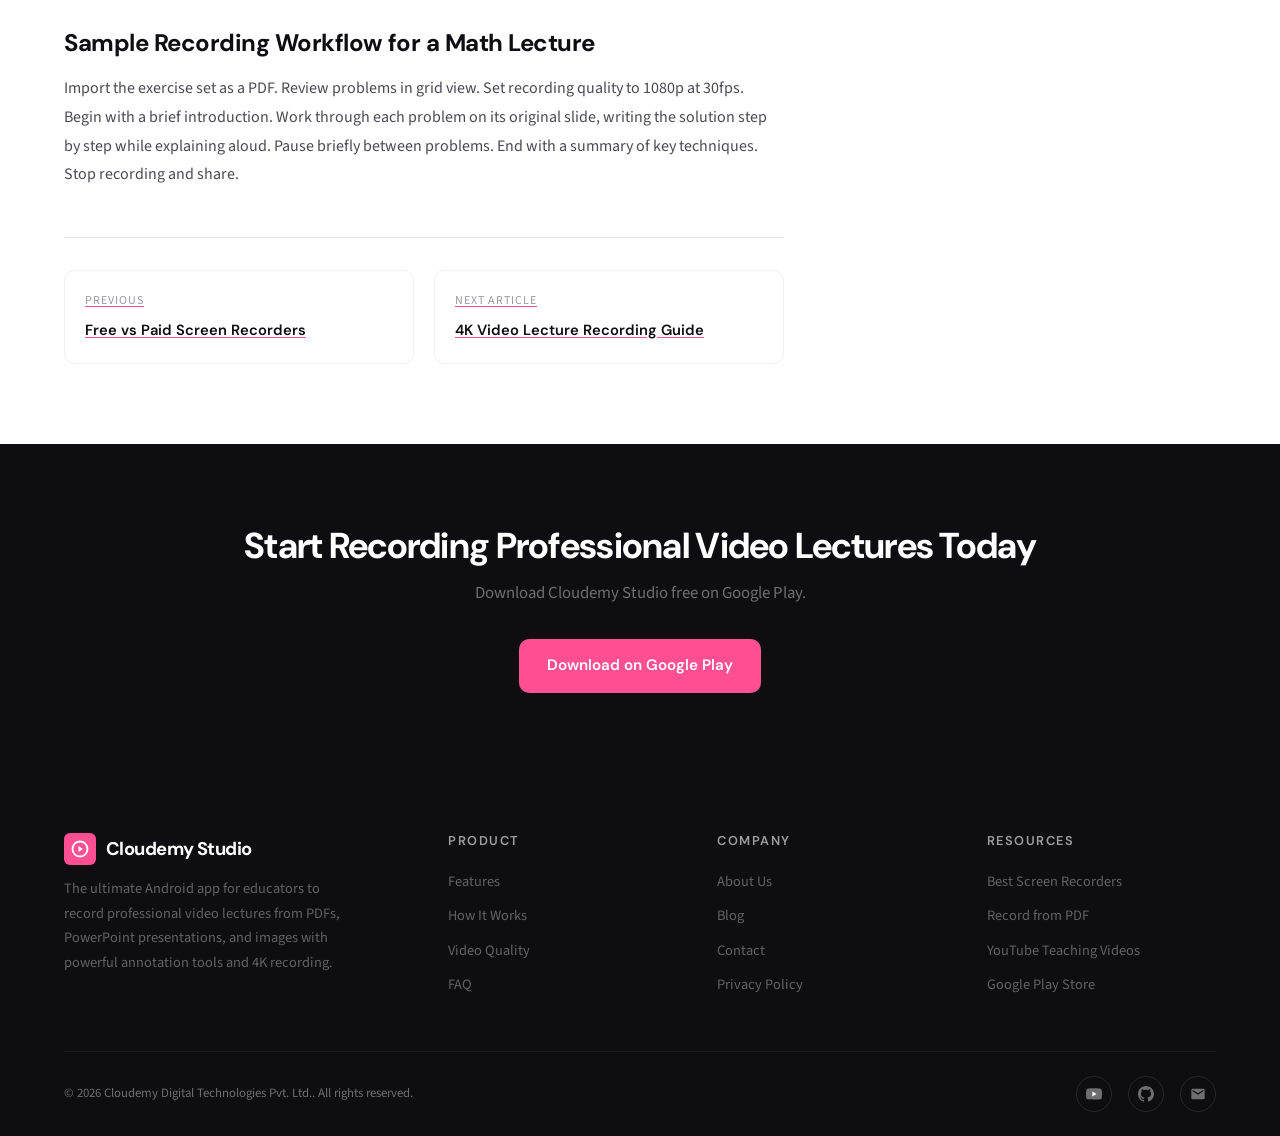
<file: blog/how-to-record-math-lectures-with-handwriting/index.html>
<!DOCTYPE html>
<html lang="en">
<head>
    <meta charset="UTF-8">
    <meta name="viewport" content="width=device-width, initial-scale=1.0">
    <title>How to Record Math Lectures with Handwriting on Android Tablet</title>
    <meta name="description" content="Guide for math teachers to record step-by-step equation solving using stylus drawing tools on Android.">
    <link rel="canonical" href="https://studio.cloudemy.in/blog/how-to-record-math-lectures-with-handwriting/">
    <meta property="og:title" content="Record Math Lectures with Handwriting on Android">
    <meta property="og:description" content="Guide for math teachers to record step-by-step equation solving using stylus drawing tools on Android.">
    <meta property="og:type" content="article">
    <meta property="og:url" content="https://studio.cloudemy.in/blog/how-to-record-math-lectures-with-handwriting/">
    <meta property="og:site_name" content="Cloudemy Studio">
    <meta property="article:published_time" content="2026-05-01T00:00:00+05:30">
    <meta property="article:author" content="Akash Verma">
    <link rel="preconnect" href="https://fonts.googleapis.com"><link rel="preconnect" href="https://fonts.gstatic.com" crossorigin>
    <link href="https://fonts.googleapis.com/css2?family=DM+Sans:wght@400;500;600;700&family=Source+Sans+3:wght@400;500;600&display=swap" rel="stylesheet">
    <link rel="stylesheet" href="/css/style.css"><link rel="stylesheet" href="/css/page-header.css"><link rel="stylesheet" href="/css/blog.css">
</head>
<body>
    <div id="site-header"></div><div id="mobile-menu-slot"></div>
    <main>
        <section class="page-header">
            <canvas class="page-header-canvas" id="page-header-canvas"></canvas>
            <div class="page-header-glow page-header-glow-1"></div><div class="page-header-glow page-header-glow-2"></div>
            <div class="container">
                <nav class="breadcrumb" aria-label="Breadcrumb"><a href="/">Home</a><svg viewBox="0 0 24 24" fill="none" stroke="currentColor" stroke-width="2"><polyline points="9 18 15 12 9 6"/></svg><a href="/blog/">Blog</a><svg viewBox="0 0 24 24" fill="none" stroke="currentColor" stroke-width="2"><polyline points="9 18 15 12 9 6"/></svg><span>Record Math Lectures</span></nav>
                <h1>How to Record Math Lectures with Handwriting on Android Tablet</h1>
                <p>A practical guide for math teachers recording handwritten video lectures.</p>
            </div>
        </section>
        <section class="inner-section">
            <div class="container">
                <div class="post-layout">
                    <article class="post-article fade-up">
                        <div class="post-article-meta">
                            <span>May 1, 2026</span>
                            <span>8 min read</span>
                            <span>By Akash Verma</span>
                        </div>
                        <p>Mathematics is inherently visual. Equations need to be written step by step. Geometric proofs require diagrams. This is why math teachers find that handwritten video lectures are more effective than typed slides. When students see the solution being written out, they follow the logical progression naturally. This guide shows math teachers how to record handwriting-based video lectures on an Android tablet.</p>

<h2 id="why-handwriting">Why Handwriting Is Essential for Math Teaching Videos</h2>
<p>Research shows that students learn mathematical concepts better when they see solutions written out step by step rather than presented as completed text. The process of writing reveals the thinking behind each step: why you add a term here, why you factor there. Pre-typed solutions skip this crucial cognitive process.</p>
<p>Handwriting also allows you to annotate existing problems naturally. Import a PDF of a textbook exercise, circle key information, underline what the question asks, and write the solution directly on the page.</p>

<h2 id="setup">Setting Up Your Android Tablet for Math Recording</h2>
<p>For the best handwriting experience, use a tablet with stylus support. Samsung Galaxy Tab S series with S Pen or Lenovo tablets with active stylus provide the most natural writing feel. Install <a href="https://play.google.com/store/apps/details?id=com.cloudemy.studio">Cloudemy Studio</a> and set up a blank slide with a dark background. Many math teachers prefer white ink on dark backgrounds because it mimics the traditional blackboard experience.</p>

<h2 id="tools">Choosing the Right Drawing Tools in Cloudemy Studio</h2>
<p>Use the pen tool for regular equation writing with medium thickness. For highlighting key steps, switch to a different color. Common approach: white for general writing, yellow for important results, red for common errors. The shapes tool is essential for geometry, and the arrow tool indicates directions and relationships.</p>

<h2 id="recording-tips">Recording Tips Specifically for Math Lectures</h2>
<p>Write larger than you think necessary. Students viewing on phone screens need to read your handwriting clearly. Leave generous spacing between lines and steps. Speak while you write, narrating every step. Use multiple slides for long problems rather than cramming everything onto one page.</p>

<h2 id="common-mistakes">Common Mistakes to Avoid</h2>
<p>Do not write too fast. Consciously slow down. Do not skip steps. What feels obvious to you may not be obvious to a student. Show every algebraic manipulation explicitly. Students can fast-forward through steps they understand, but they cannot fill in steps you skipped. Avoid covering your work with your hand while writing.</p>

<h2 id="workflow">Sample Recording Workflow for a Math Lecture</h2>
<p>Import the exercise set as a PDF. Review problems in grid view. Set recording quality to 1080p at 30fps. Begin with a brief introduction. Work through each problem on its original slide, writing the solution step by step while explaining aloud. Pause briefly between problems. End with a summary of key techniques. Stop recording and share.</p>

                        <div class="post-nav">
                            <a href="/blog/free-vs-paid-screen-recorders-for-teaching/" class="post-nav-item"><div class="post-nav-label">Previous</div><div class="post-nav-title">Free vs Paid Screen Recorders</div></a>
                            <a href="/blog/guide-to-4k-video-lecture-recording-on-mobile/" class="post-nav-item"><div class="post-nav-label">Next Article</div><div class="post-nav-title">4K Video Lecture Recording Guide</div></a>
                        </div>
                    </article>
                    <aside class="post-sidebar fade-up">
                        <div class="sidebar-card"><h4>Table of Contents</h4><div class="sidebar-toc"><a href="#why-handwriting">Why Handwriting Matters</a><a href="#setup">Setting Up Your Tablet</a><a href="#tools">Drawing Tools</a><a href="#recording-tips">Recording Tips</a><a href="#common-mistakes">Mistakes to Avoid</a><a href="#workflow">Sample Workflow</a></div></div>
                        <div class="sidebar-card"><h4>Related Articles</h4><div class="sidebar-related"><a href="/blog/how-to-record-video-lectures-from-pdf/">Record from PDF</a><a href="/blog/tips-to-record-professional-lectures-on-tablet/">5 Tips for Pro Lectures</a><a href="/blog/guide-to-4k-video-lecture-recording-on-mobile/">4K Recording Guide</a></div></div>
                        <div class="sidebar-card sidebar-cta"><h4>Try Cloudemy Studio</h4><p>Record professional video lectures from your Android tablet. Free to download.</p><a href="https://play.google.com/store/apps/details?id=com.cloudemy.studio" class="btn btn-primary" style="width:100%;justify-content:center;font-size:0.85rem;padding:12px 20px;" target="_blank" rel="noopener">Download Free</a></div>
                    </aside>
                </div>
            </div>
        </section>
        <section class="blog-cta"><div class="container fade-up"><h2>Start Recording Professional Video Lectures Today</h2><p>Download Cloudemy Studio free on Google Play.</p><a href="https://play.google.com/store/apps/details?id=com.cloudemy.studio" class="btn btn-primary" target="_blank" rel="noopener">Download on Google Play</a></div></section>
    </main>
    <div id="site-footer"></div>
    <script src="/js/components.js"></script>
    <script>(function(){var c=document.getElementById("page-header-canvas");if(!c)return;var x=c.getContext("2d"),W,H,d,e=[];var S=[function(x,s){x.beginPath();x.arc(0,0,s,0,Math.PI*2);x.stroke();},function(x,s){x.strokeRect(-s,-s,s*2,s*2);},function(x,s){x.beginPath();x.moveTo(-s,0);x.lineTo(s,0);x.moveTo(0,-s);x.lineTo(0,s);x.stroke();}];function r(){d=Math.min(window.devicePixelRatio||1,2);var b=c.getBoundingClientRect();W=b.width;H=b.height;c.width=W*d;c.height=H*d;x.setTransform(d,0,0,d,0,0);}function cr(){e=[];for(var i=0;i<10;i++)e.push({x:Math.random()*W,y:Math.random()*H,vx:(Math.random()-0.5)*0.2,vy:(Math.random()-0.5)*0.15,sz:Math.random()*7+5,rt:Math.random()*Math.PI*2,rs:(Math.random()-0.5)*0.004,op:Math.random()*0.08+0.03,sh:Math.floor(Math.random()*S.length),cl:Math.random()>0.5?"254,128,102":"254,79,147"});}function dr(){x.clearRect(0,0,W,H);for(var i=0;i<e.length;i++){var o=e[i];o.x+=o.vx;o.y+=o.vy;o.rt+=o.rs;if(o.x<-20)o.x=W+20;if(o.x>W+20)o.x=-20;if(o.y<-20)o.y=H+20;if(o.y>H+20)o.y=-20;x.save();x.translate(o.x,o.y);x.rotate(o.rt);x.globalAlpha=o.op;x.strokeStyle="rgba("+o.cl+",1)";x.fillStyle="rgba("+o.cl+",1)";x.lineWidth=1;x.lineCap="round";S[o.sh](x,o.sz);x.restore();}requestAnimationFrame(dr);}r();cr();dr();window.addEventListener("resize",function(){r();cr();});})();</script>
</body>
</html>
</file>
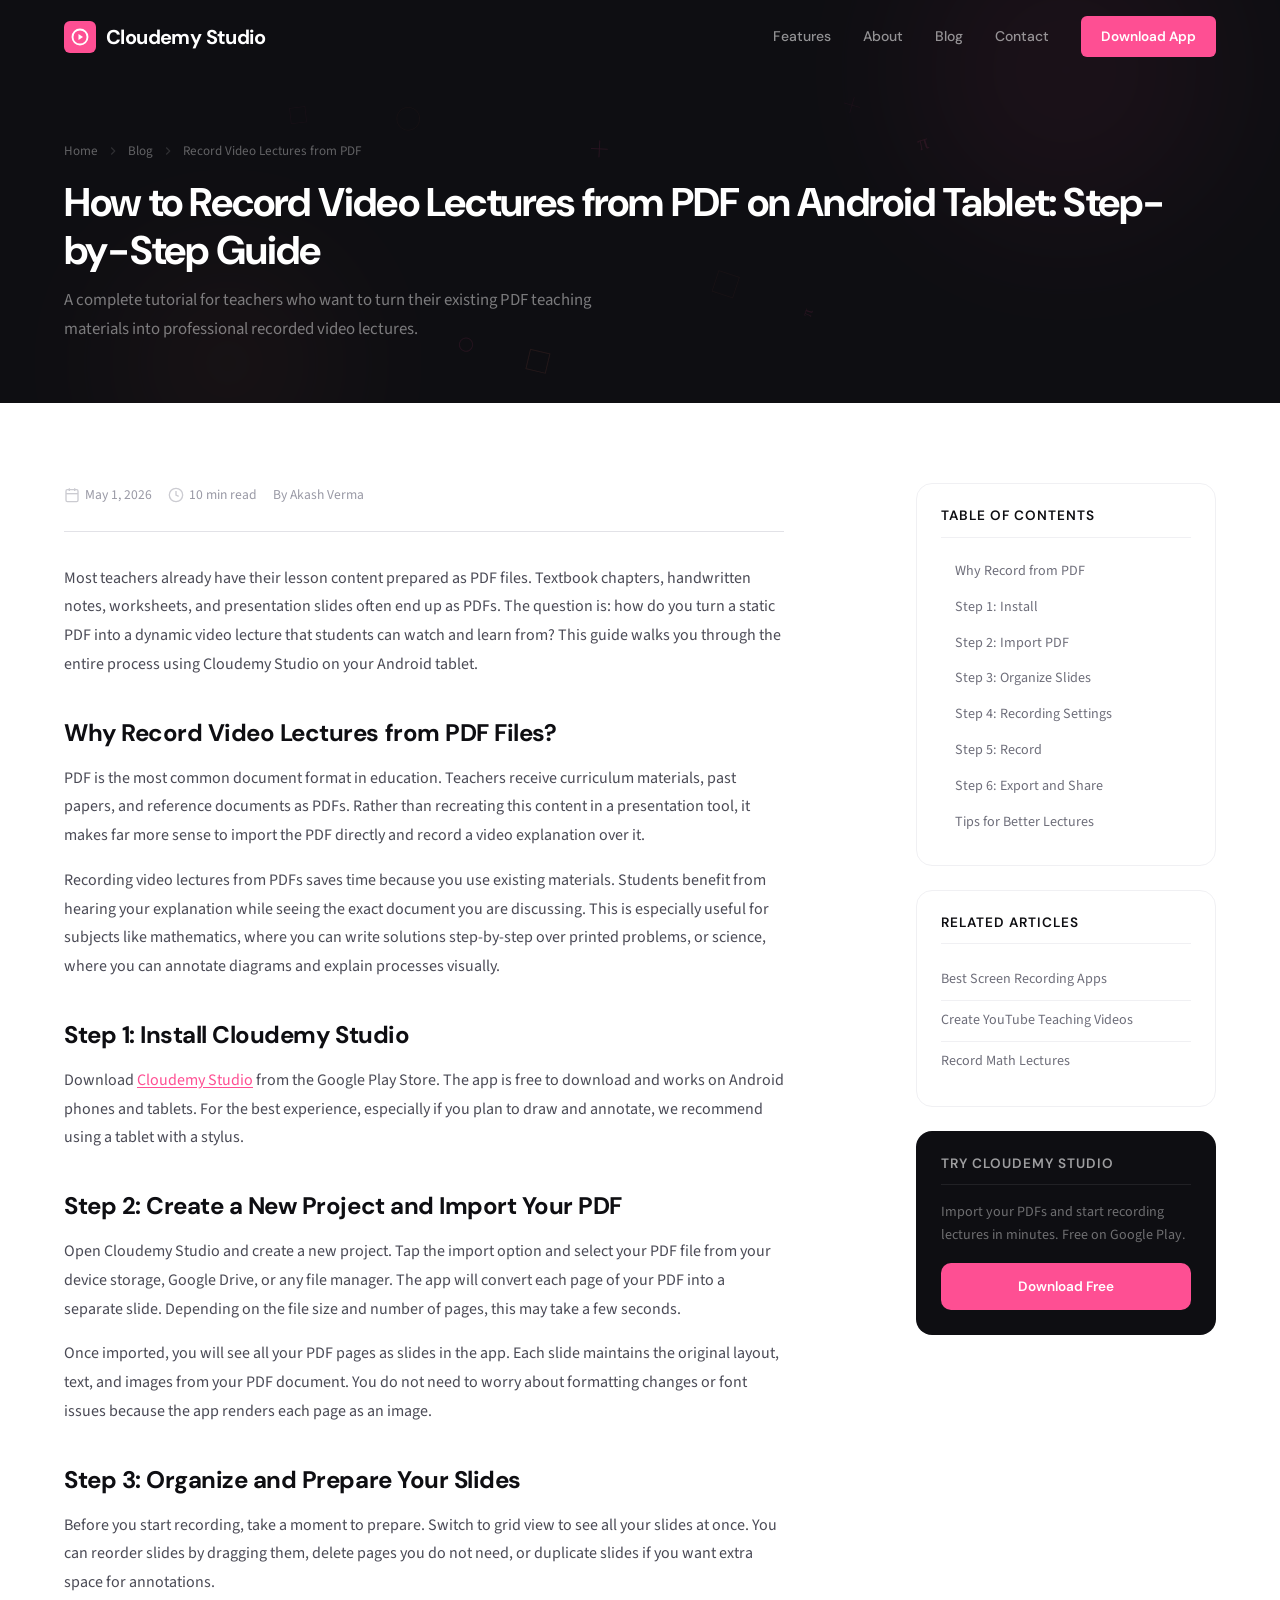
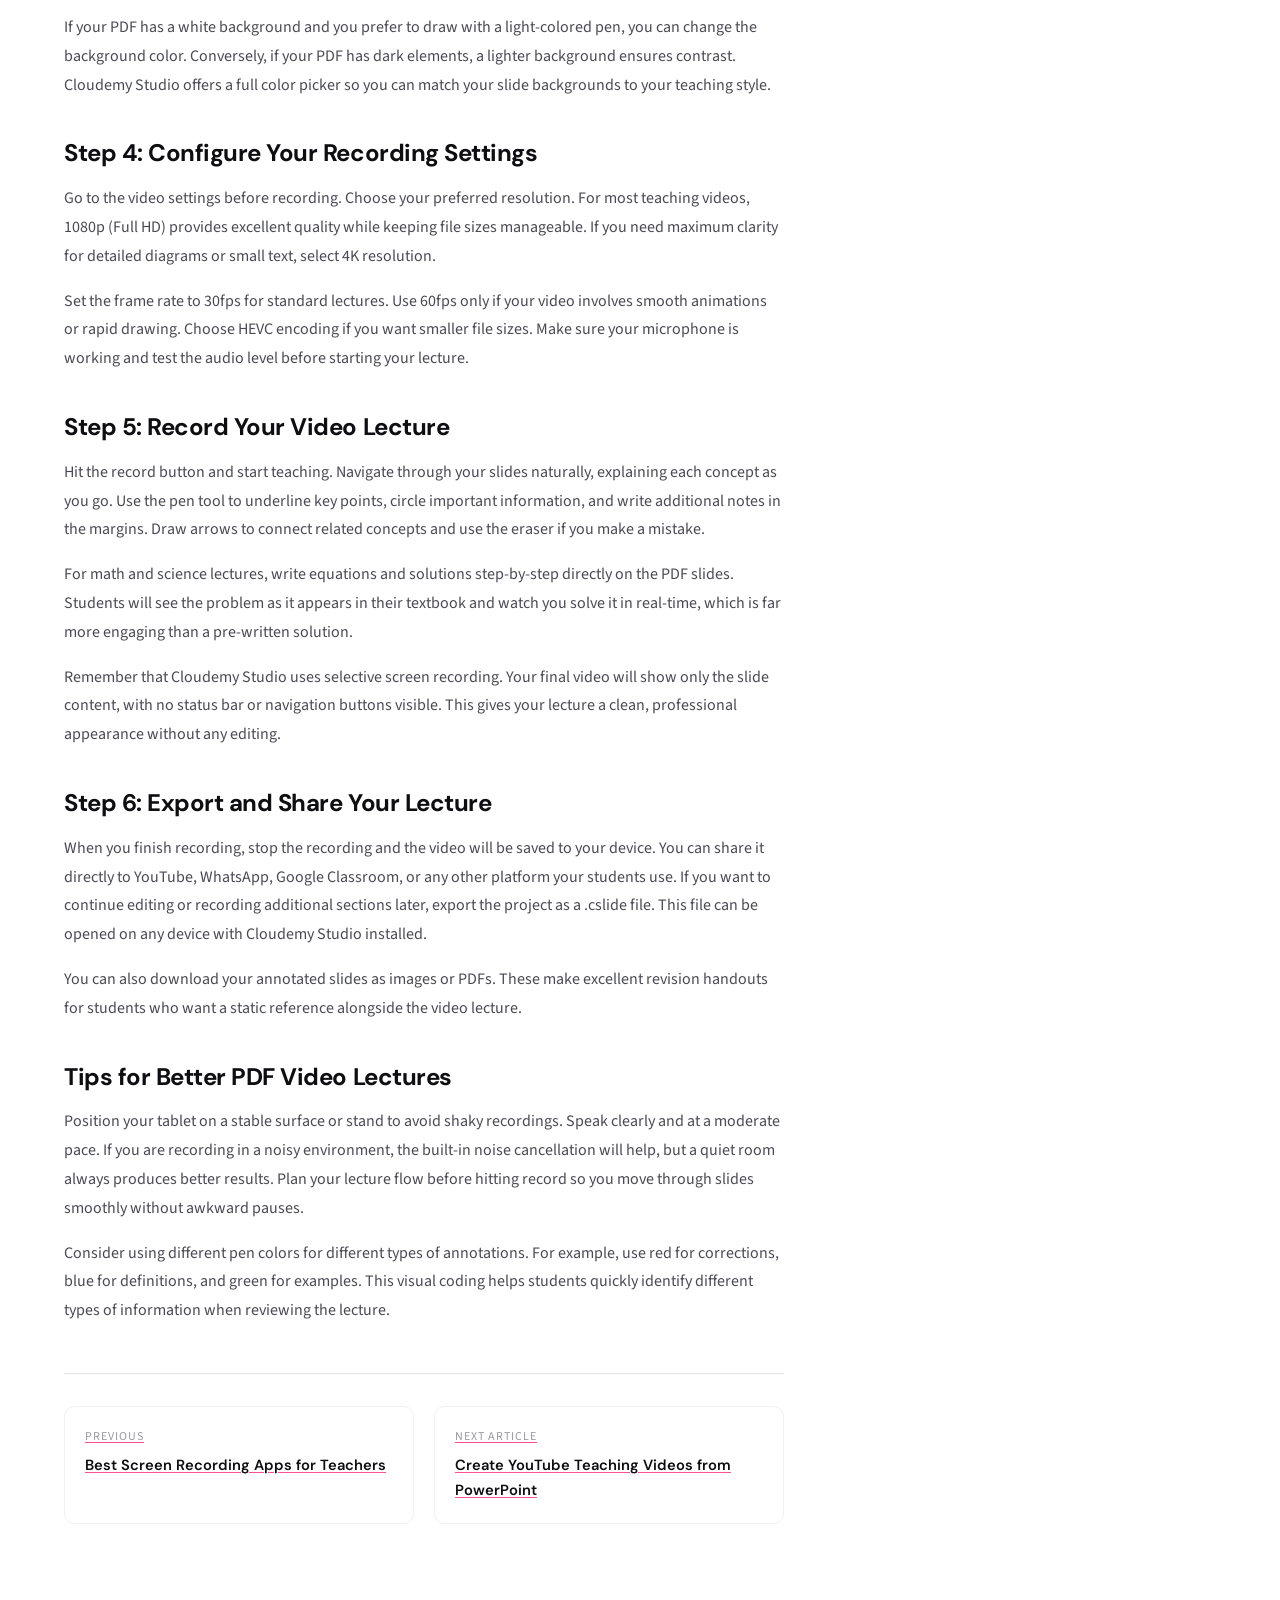
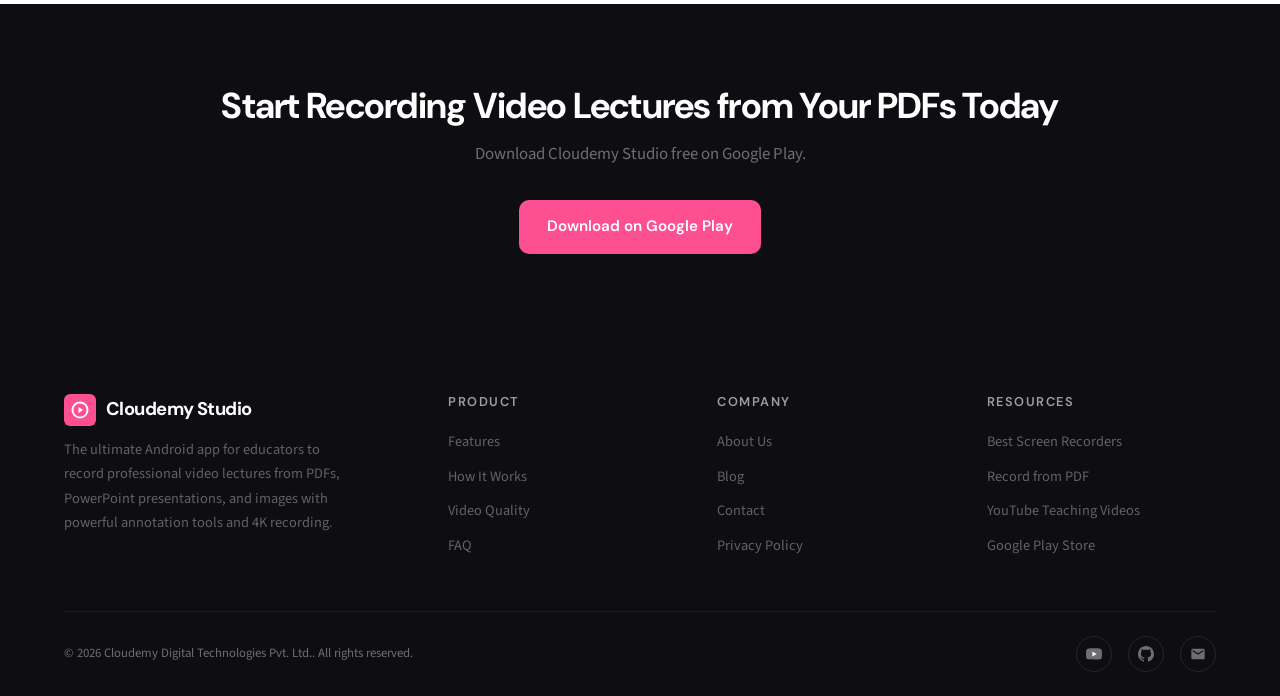
<file: blog/how-to-record-video-lectures-from-pdf/index.html>
<!DOCTYPE html>
<html lang="en">
<head>
    <meta charset="UTF-8">
    <meta name="viewport" content="width=device-width, initial-scale=1.0">
    <title>How to Record Video Lectures from PDF on Android Tablet - Step by Step Guide</title>
    <meta name="description" content="Learn how to record video lectures from PDF files on your Android tablet using Cloudemy Studio. Step-by-step tutorial for importing PDFs, annotating slides, and recording professional teaching videos.">
    <link rel="canonical" href="https://studio.cloudemy.in/blog/how-to-record-video-lectures-from-pdf/">
    <meta property="og:title" content="How to Record Video Lectures from PDF on Android Tablet">
    <meta property="og:description" content="Step-by-step guide to importing PDF documents and recording professional video lectures with annotations.">
    <meta property="og:type" content="article">
    <meta property="og:url" content="https://studio.cloudemy.in/blog/how-to-record-video-lectures-from-pdf/">
    <meta property="og:site_name" content="Cloudemy Studio">
    <meta property="article:published_time" content="2026-05-01T00:00:00+05:30">
    <meta property="article:author" content="Akash Verma">
    <link rel="preconnect" href="https://fonts.googleapis.com"><link rel="preconnect" href="https://fonts.gstatic.com" crossorigin>
    <link href="https://fonts.googleapis.com/css2?family=DM+Sans:wght@400;500;600;700&family=Source+Sans+3:wght@400;500;600&display=swap" rel="stylesheet">
    <link rel="stylesheet" href="/css/style.css"><link rel="stylesheet" href="/css/page-header.css"><link rel="stylesheet" href="/css/blog.css">
    <script type="application/ld+json">{"@context":"https://schema.org","@type":"Article","headline":"How to Record Video Lectures from PDF on Android Tablet","description":"Step-by-step tutorial for recording video lectures from PDF files using Cloudemy Studio on Android.","author":{"@type":"Person","name":"Akash Verma"},"publisher":{"@type":"Organization","name":"Cloudemy Studio"},"datePublished":"2026-05-01","url":"https://studio.cloudemy.in/blog/how-to-record-video-lectures-from-pdf/"}</script>
    <script type="application/ld+json">{"@context":"https://schema.org","@type":"BreadcrumbList","itemListElement":[{"@type":"ListItem","position":1,"name":"Home","item":"https://studio.cloudemy.in/"},{"@type":"ListItem","position":2,"name":"Blog","item":"https://studio.cloudemy.in/blog/"},{"@type":"ListItem","position":3,"name":"Record Video Lectures from PDF","item":"https://studio.cloudemy.in/blog/how-to-record-video-lectures-from-pdf/"}]}</script>
    <script type="application/ld+json">{"@context":"https://schema.org","@type":"HowTo","name":"How to Record Video Lectures from PDF on Android Tablet","description":"Import PDF files into Cloudemy Studio and record professional video lectures with annotations.","step":[{"@type":"HowToStep","name":"Install Cloudemy Studio","text":"Download and install Cloudemy Studio from the Google Play Store."},{"@type":"HowToStep","name":"Import Your PDF","text":"Open the app, create a new project, and import your PDF file. Each page becomes a slide."},{"@type":"HowToStep","name":"Prepare Your Slides","text":"Rearrange slides in grid view, set background colors, and add any pre-annotations."},{"@type":"HowToStep","name":"Configure Recording Settings","text":"Set video resolution (up to 4K), frame rate, and audio settings."},{"@type":"HowToStep","name":"Record Your Lecture","text":"Press record and teach. Draw, annotate, and navigate slides while recording."},{"@type":"HowToStep","name":"Export and Share","text":"Save the video and share on YouTube or export as .cslide for collaboration."}]}</script>
</head>
<body>
    <div id="site-header"></div><div id="mobile-menu-slot"></div>
    <main>
        <section class="page-header">
            <canvas class="page-header-canvas" id="page-header-canvas"></canvas>
            <div class="page-header-glow page-header-glow-1"></div><div class="page-header-glow page-header-glow-2"></div>
            <div class="container">
                <nav class="breadcrumb" aria-label="Breadcrumb"><a href="/">Home</a><svg viewBox="0 0 24 24" fill="none" stroke="currentColor" stroke-width="2"><polyline points="9 18 15 12 9 6"/></svg><a href="/blog/">Blog</a><svg viewBox="0 0 24 24" fill="none" stroke="currentColor" stroke-width="2"><polyline points="9 18 15 12 9 6"/></svg><span>Record Video Lectures from PDF</span></nav>
                <h1>How to Record Video Lectures from PDF on Android Tablet: Step-by-Step Guide</h1>
                <p>A complete tutorial for teachers who want to turn their existing PDF teaching materials into professional recorded video lectures.</p>
            </div>
        </section>
        <section class="inner-section">
            <div class="container">
                <div class="post-layout">
                    <article class="post-article fade-up">
                        <div class="post-article-meta">
                            <span><svg viewBox="0 0 24 24" fill="none" stroke="currentColor" stroke-width="2"><rect x="3" y="4" width="18" height="18" rx="2"/><line x1="16" y1="2" x2="16" y2="6"/><line x1="8" y1="2" x2="8" y2="6"/><line x1="3" y1="10" x2="21" y2="10"/></svg> May 1, 2026</span>
                            <span><svg viewBox="0 0 24 24" fill="none" stroke="currentColor" stroke-width="2"><circle cx="12" cy="12" r="10"/><polyline points="12 6 12 12 16 14"/></svg> 10 min read</span>
                            <span>By Akash Verma</span>
                        </div>

                        <p>Most teachers already have their lesson content prepared as PDF files. Textbook chapters, handwritten notes, worksheets, and presentation slides often end up as PDFs. The question is: how do you turn a static PDF into a dynamic video lecture that students can watch and learn from? This guide walks you through the entire process using Cloudemy Studio on your Android tablet.</p>

                        <h2 id="why-pdf">Why Record Video Lectures from PDF Files?</h2>
                        <p>PDF is the most common document format in education. Teachers receive curriculum materials, past papers, and reference documents as PDFs. Rather than recreating this content in a presentation tool, it makes far more sense to import the PDF directly and record a video explanation over it.</p>
                        <p>Recording video lectures from PDFs saves time because you use existing materials. Students benefit from hearing your explanation while seeing the exact document you are discussing. This is especially useful for subjects like mathematics, where you can write solutions step-by-step over printed problems, or science, where you can annotate diagrams and explain processes visually.</p>

                        <h2 id="step-1">Step 1: Install Cloudemy Studio</h2>
                        <p>Download <a href="https://play.google.com/store/apps/details?id=com.cloudemy.studio">Cloudemy Studio</a> from the Google Play Store. The app is free to download and works on Android phones and tablets. For the best experience, especially if you plan to draw and annotate, we recommend using a tablet with a stylus.</p>

                        <h2 id="step-2">Step 2: Create a New Project and Import Your PDF</h2>
                        <p>Open Cloudemy Studio and create a new project. Tap the import option and select your PDF file from your device storage, Google Drive, or any file manager. The app will convert each page of your PDF into a separate slide. Depending on the file size and number of pages, this may take a few seconds.</p>
                        <p>Once imported, you will see all your PDF pages as slides in the app. Each slide maintains the original layout, text, and images from your PDF document. You do not need to worry about formatting changes or font issues because the app renders each page as an image.</p>

                        <h2 id="step-3">Step 3: Organize and Prepare Your Slides</h2>
                        <p>Before you start recording, take a moment to prepare. Switch to grid view to see all your slides at once. You can reorder slides by dragging them, delete pages you do not need, or duplicate slides if you want extra space for annotations.</p>
                        <p>If your PDF has a white background and you prefer to draw with a light-colored pen, you can change the background color. Conversely, if your PDF has dark elements, a lighter background ensures contrast. Cloudemy Studio offers a full color picker so you can match your slide backgrounds to your teaching style.</p>

                        <h2 id="step-4">Step 4: Configure Your Recording Settings</h2>
                        <p>Go to the video settings before recording. Choose your preferred resolution. For most teaching videos, 1080p (Full HD) provides excellent quality while keeping file sizes manageable. If you need maximum clarity for detailed diagrams or small text, select 4K resolution.</p>
                        <p>Set the frame rate to 30fps for standard lectures. Use 60fps only if your video involves smooth animations or rapid drawing. Choose HEVC encoding if you want smaller file sizes. Make sure your microphone is working and test the audio level before starting your lecture.</p>

                        <h2 id="step-5">Step 5: Record Your Video Lecture</h2>
                        <p>Hit the record button and start teaching. Navigate through your slides naturally, explaining each concept as you go. Use the pen tool to underline key points, circle important information, and write additional notes in the margins. Draw arrows to connect related concepts and use the eraser if you make a mistake.</p>
                        <p>For math and science lectures, write equations and solutions step-by-step directly on the PDF slides. Students will see the problem as it appears in their textbook and watch you solve it in real-time, which is far more engaging than a pre-written solution.</p>
                        <p>Remember that Cloudemy Studio uses selective screen recording. Your final video will show only the slide content, with no status bar or navigation buttons visible. This gives your lecture a clean, professional appearance without any editing.</p>

                        <h2 id="step-6">Step 6: Export and Share Your Lecture</h2>
                        <p>When you finish recording, stop the recording and the video will be saved to your device. You can share it directly to YouTube, WhatsApp, Google Classroom, or any other platform your students use. If you want to continue editing or recording additional sections later, export the project as a .cslide file. This file can be opened on any device with Cloudemy Studio installed.</p>
                        <p>You can also download your annotated slides as images or PDFs. These make excellent revision handouts for students who want a static reference alongside the video lecture.</p>

                        <h2 id="tips">Tips for Better PDF Video Lectures</h2>
                        <p>Position your tablet on a stable surface or stand to avoid shaky recordings. Speak clearly and at a moderate pace. If you are recording in a noisy environment, the built-in noise cancellation will help, but a quiet room always produces better results. Plan your lecture flow before hitting record so you move through slides smoothly without awkward pauses.</p>
                        <p>Consider using different pen colors for different types of annotations. For example, use red for corrections, blue for definitions, and green for examples. This visual coding helps students quickly identify different types of information when reviewing the lecture.</p>

                        <div class="post-nav">
                            <a href="/blog/best-screen-recording-apps-for-teachers/" class="post-nav-item"><div class="post-nav-label">Previous</div><div class="post-nav-title">Best Screen Recording Apps for Teachers</div></a>
                            <a href="/blog/how-to-create-youtube-teaching-videos/" class="post-nav-item"><div class="post-nav-label">Next Article</div><div class="post-nav-title">Create YouTube Teaching Videos from PowerPoint</div></a>
                        </div>
                    </article>
                    <aside class="post-sidebar fade-up">
                        <div class="sidebar-card"><h4>Table of Contents</h4><div class="sidebar-toc"><a href="#why-pdf">Why Record from PDF</a><a href="#step-1">Step 1: Install</a><a href="#step-2">Step 2: Import PDF</a><a href="#step-3">Step 3: Organize Slides</a><a href="#step-4">Step 4: Recording Settings</a><a href="#step-5">Step 5: Record</a><a href="#step-6">Step 6: Export and Share</a><a href="#tips">Tips for Better Lectures</a></div></div>
                        <div class="sidebar-card"><h4>Related Articles</h4><div class="sidebar-related"><a href="/blog/best-screen-recording-apps-for-teachers/">Best Screen Recording Apps</a><a href="/blog/how-to-create-youtube-teaching-videos/">Create YouTube Teaching Videos</a><a href="/blog/how-to-record-math-lectures-with-handwriting/">Record Math Lectures</a></div></div>
                        <div class="sidebar-card sidebar-cta"><h4>Try Cloudemy Studio</h4><p>Import your PDFs and start recording lectures in minutes. Free on Google Play.</p><a href="https://play.google.com/store/apps/details?id=com.cloudemy.studio" class="btn btn-primary" style="width:100%;justify-content:center;font-size:0.85rem;padding:12px 20px;" target="_blank" rel="noopener">Download Free</a></div>
                    </aside>
                </div>
            </div>
        </section>
        <section class="blog-cta"><div class="container fade-up"><h2>Start Recording Video Lectures from Your PDFs Today</h2><p>Download Cloudemy Studio free on Google Play.</p><a href="https://play.google.com/store/apps/details?id=com.cloudemy.studio" class="btn btn-primary" target="_blank" rel="noopener">Download on Google Play</a></div></section>
    </main>
    <div id="site-footer"></div>
    <script src="/js/components.js"></script>
    <script>(function(){var c=document.getElementById("page-header-canvas");if(!c)return;var x=c.getContext("2d"),W,H,d,e=[];var S=[function(x,s){x.beginPath();x.arc(0,0,s,0,Math.PI*2);x.stroke();},function(x,s){x.strokeRect(-s,-s,s*2,s*2);},function(x,s){x.beginPath();x.moveTo(-s,0);x.lineTo(s,0);x.moveTo(0,-s);x.lineTo(0,s);x.stroke();},function(x,s){x.font=(s*2)+"px serif";x.fillText("\u03C0",-s*0.6,s*0.5);}];function r(){d=Math.min(window.devicePixelRatio||1,2);var b=c.getBoundingClientRect();W=b.width;H=b.height;c.width=W*d;c.height=H*d;x.setTransform(d,0,0,d,0,0);}function cr(){e=[];for(var i=0;i<10;i++)e.push({x:Math.random()*W,y:Math.random()*H,vx:(Math.random()-0.5)*0.2,vy:(Math.random()-0.5)*0.15,sz:Math.random()*7+5,rt:Math.random()*Math.PI*2,rs:(Math.random()-0.5)*0.004,op:Math.random()*0.08+0.03,sh:Math.floor(Math.random()*S.length),cl:Math.random()>0.5?"254,128,102":"254,79,147"});}function dr(){x.clearRect(0,0,W,H);for(var i=0;i<e.length;i++){var o=e[i];o.x+=o.vx;o.y+=o.vy;o.rt+=o.rs;if(o.x<-20)o.x=W+20;if(o.x>W+20)o.x=-20;if(o.y<-20)o.y=H+20;if(o.y>H+20)o.y=-20;x.save();x.translate(o.x,o.y);x.rotate(o.rt);x.globalAlpha=o.op;x.strokeStyle="rgba("+o.cl+",1)";x.fillStyle="rgba("+o.cl+",1)";x.lineWidth=1;x.lineCap="round";S[o.sh](x,o.sz);x.restore();}requestAnimationFrame(dr);}r();cr();dr();window.addEventListener("resize",function(){r();cr();});})();</script>
</body>
</html>
</file>
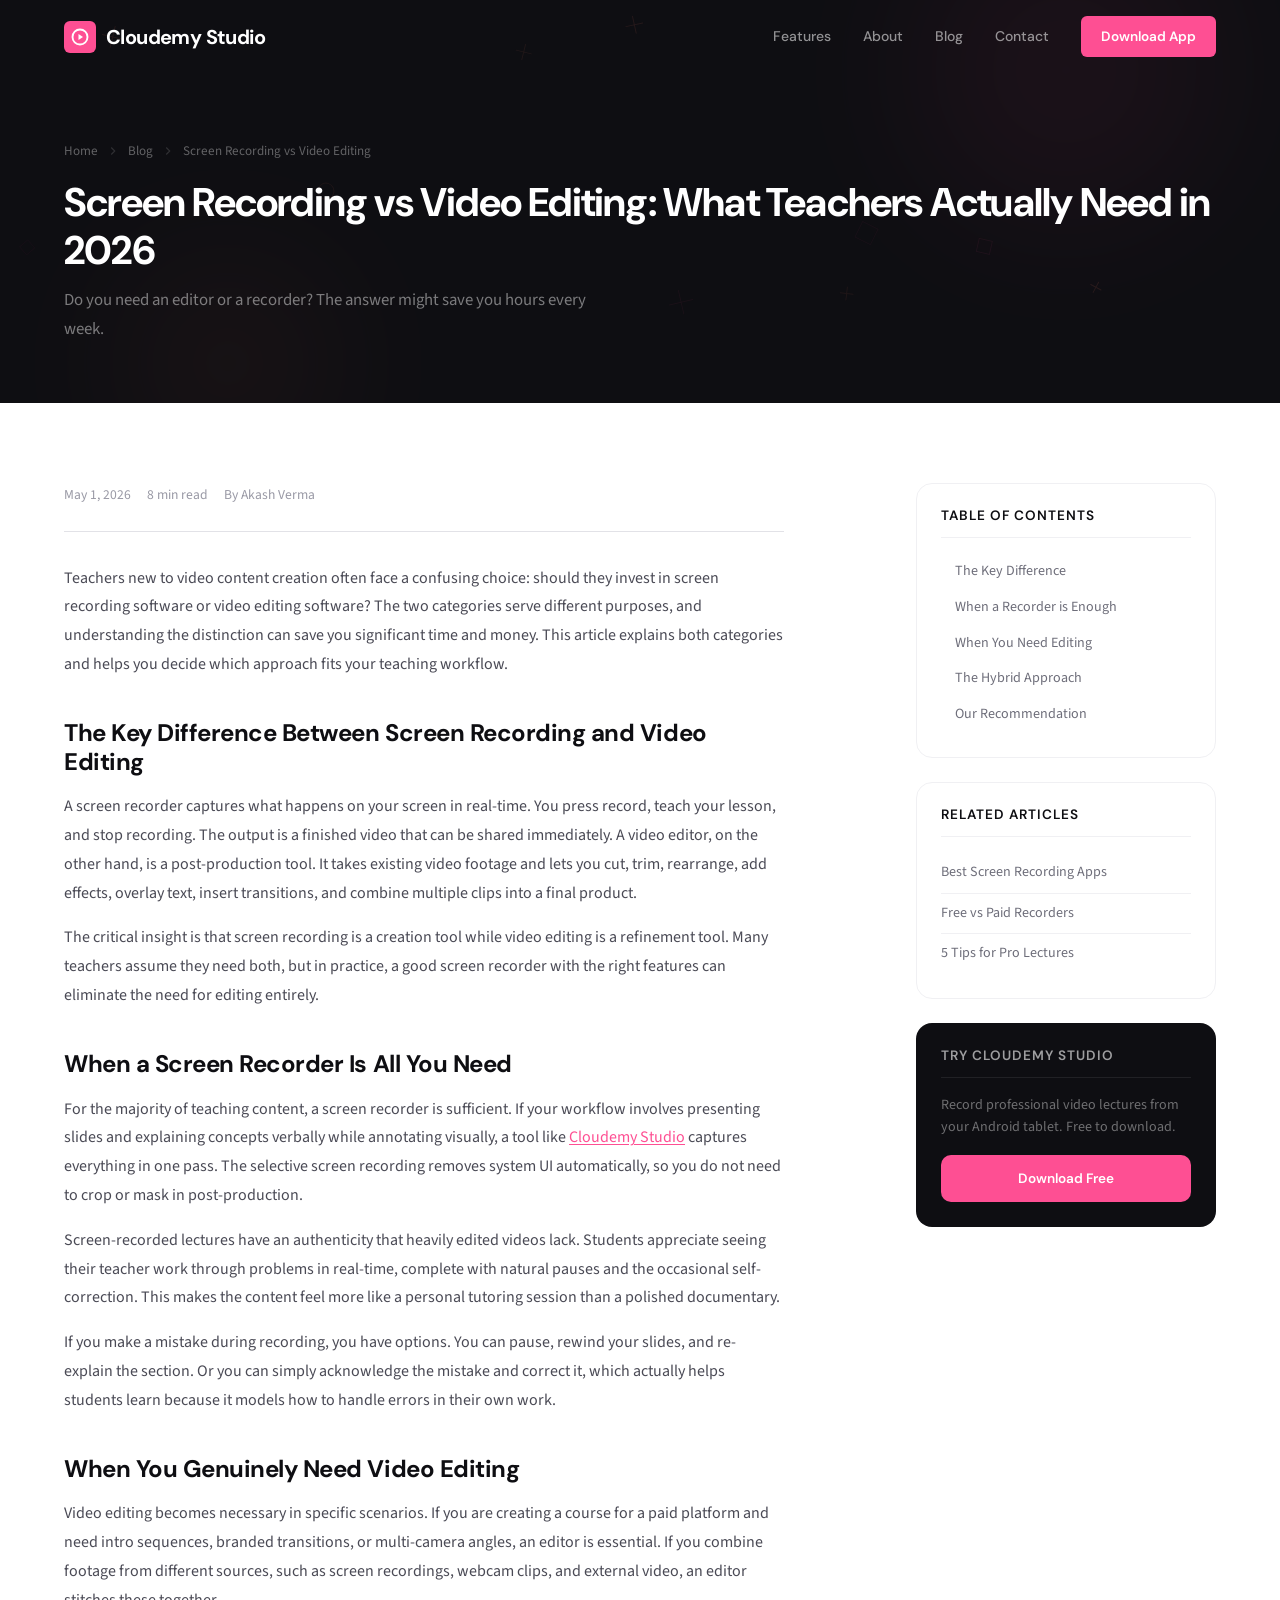
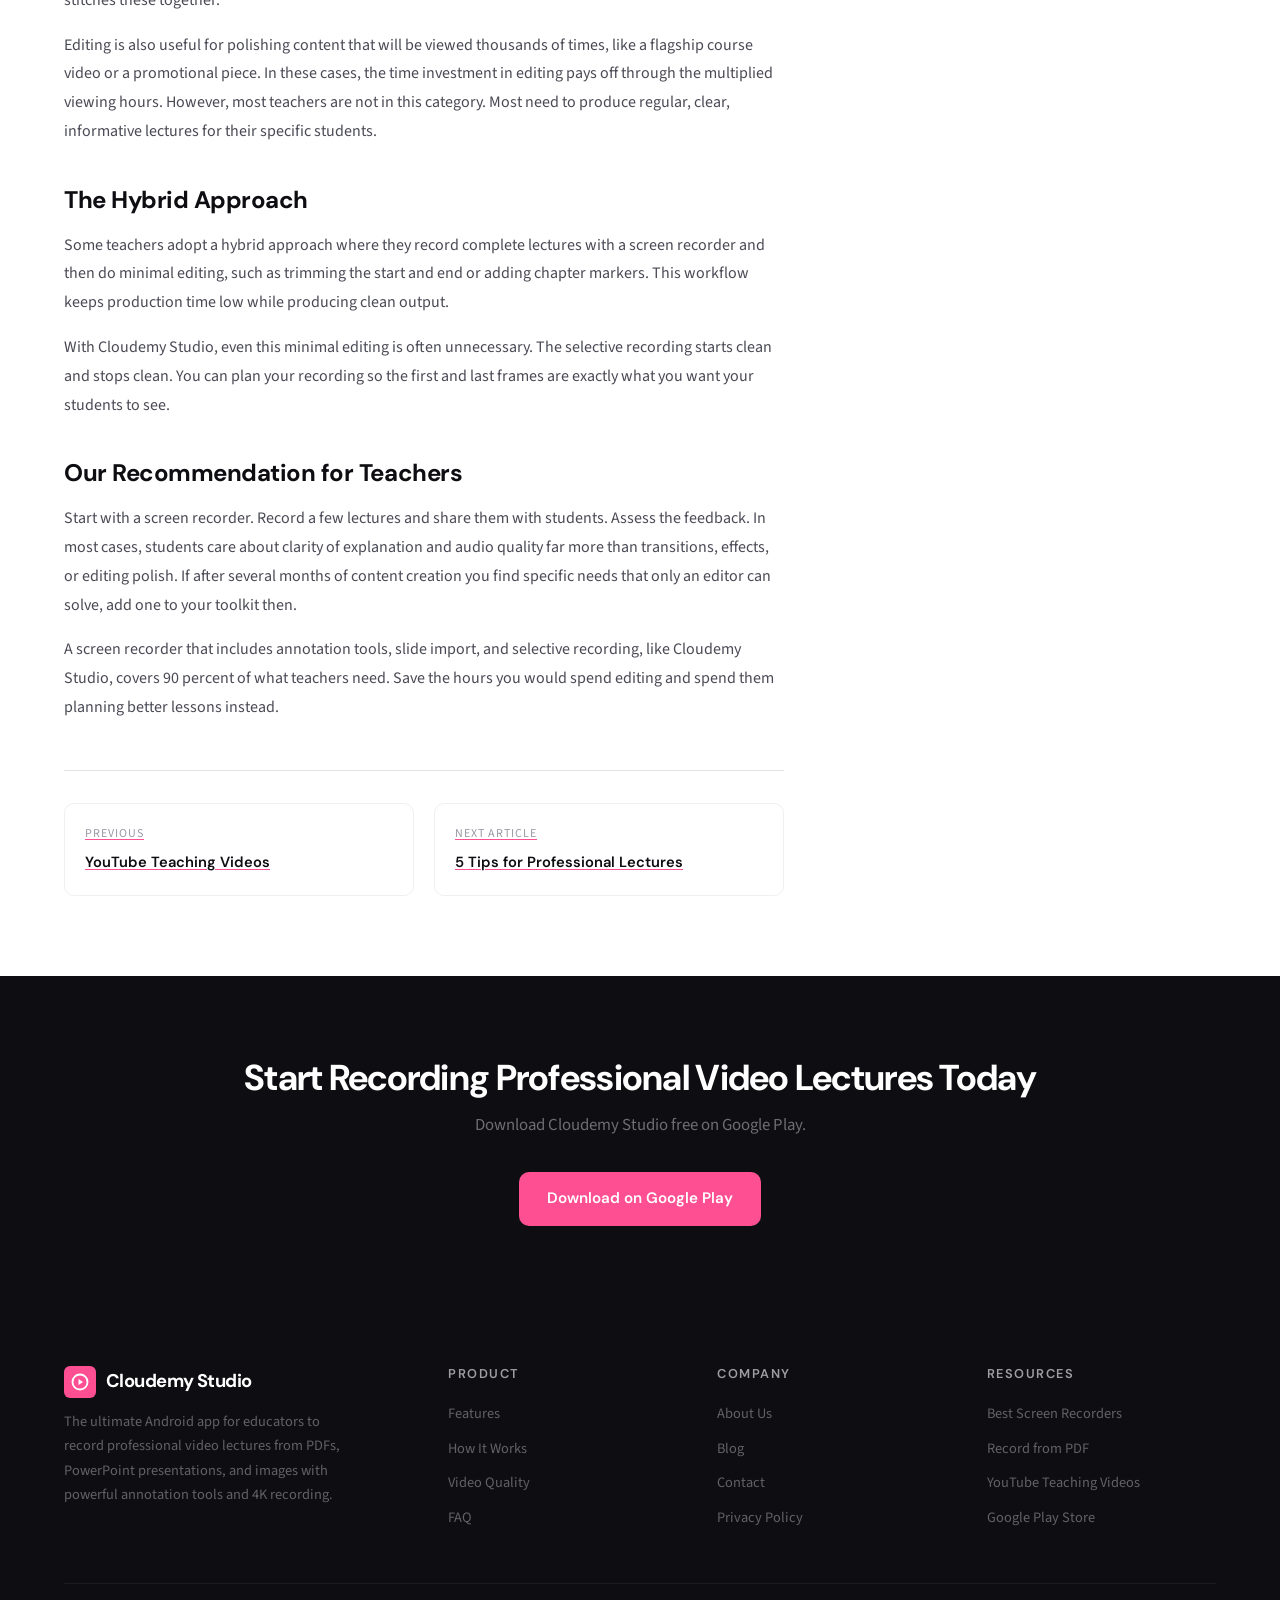
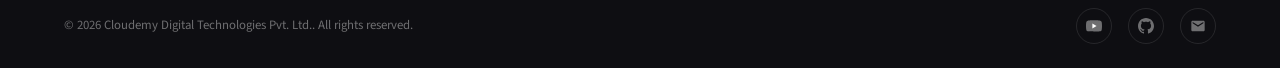
<file: blog/screen-recording-vs-video-editing-for-teachers/index.html>
<!DOCTYPE html>
<html lang="en">
<head>
    <meta charset="UTF-8">
    <meta name="viewport" content="width=device-width, initial-scale=1.0">
    <title>Screen Recording vs Video Editing: What Teachers Actually Need in 2026</title>
    <meta name="description" content="Understand the difference between screen recording and video editing tools for education.">
    <link rel="canonical" href="https://studio.cloudemy.in/blog/screen-recording-vs-video-editing-for-teachers/">
    <meta property="og:title" content="Screen Recording vs Video Editing for Teachers">
    <meta property="og:description" content="Understand the difference between screen recording and video editing tools for education.">
    <meta property="og:type" content="article">
    <meta property="og:url" content="https://studio.cloudemy.in/blog/screen-recording-vs-video-editing-for-teachers/">
    <meta property="og:site_name" content="Cloudemy Studio">
    <meta property="article:published_time" content="2026-05-01T00:00:00+05:30">
    <meta property="article:author" content="Akash Verma">
    <link rel="preconnect" href="https://fonts.googleapis.com"><link rel="preconnect" href="https://fonts.gstatic.com" crossorigin>
    <link href="https://fonts.googleapis.com/css2?family=DM+Sans:wght@400;500;600;700&family=Source+Sans+3:wght@400;500;600&display=swap" rel="stylesheet">
    <link rel="stylesheet" href="/css/style.css"><link rel="stylesheet" href="/css/page-header.css"><link rel="stylesheet" href="/css/blog.css">
</head>
<body>
    <div id="site-header"></div><div id="mobile-menu-slot"></div>
    <main>
        <section class="page-header">
            <canvas class="page-header-canvas" id="page-header-canvas"></canvas>
            <div class="page-header-glow page-header-glow-1"></div><div class="page-header-glow page-header-glow-2"></div>
            <div class="container">
                <nav class="breadcrumb" aria-label="Breadcrumb"><a href="/">Home</a><svg viewBox="0 0 24 24" fill="none" stroke="currentColor" stroke-width="2"><polyline points="9 18 15 12 9 6"/></svg><a href="/blog/">Blog</a><svg viewBox="0 0 24 24" fill="none" stroke="currentColor" stroke-width="2"><polyline points="9 18 15 12 9 6"/></svg><span>Screen Recording vs Video Editing</span></nav>
                <h1>Screen Recording vs Video Editing: What Teachers Actually Need in 2026</h1>
                <p>Do you need an editor or a recorder? The answer might save you hours every week.</p>
            </div>
        </section>
        <section class="inner-section">
            <div class="container">
                <div class="post-layout">
                    <article class="post-article fade-up">
                        <div class="post-article-meta">
                            <span>May 1, 2026</span>
                            <span>8 min read</span>
                            <span>By Akash Verma</span>
                        </div>
                        <p>Teachers new to video content creation often face a confusing choice: should they invest in screen recording software or video editing software? The two categories serve different purposes, and understanding the distinction can save you significant time and money. This article explains both categories and helps you decide which approach fits your teaching workflow.</p>

<h2 id="difference">The Key Difference Between Screen Recording and Video Editing</h2>
<p>A screen recorder captures what happens on your screen in real-time. You press record, teach your lesson, and stop recording. The output is a finished video that can be shared immediately. A video editor, on the other hand, is a post-production tool. It takes existing video footage and lets you cut, trim, rearrange, add effects, overlay text, insert transitions, and combine multiple clips into a final product.</p>
<p>The critical insight is that screen recording is a creation tool while video editing is a refinement tool. Many teachers assume they need both, but in practice, a good screen recorder with the right features can eliminate the need for editing entirely.</p>

<h2 id="when-recorder">When a Screen Recorder Is All You Need</h2>
<p>For the majority of teaching content, a screen recorder is sufficient. If your workflow involves presenting slides and explaining concepts verbally while annotating visually, a tool like <a href="https://play.google.com/store/apps/details?id=com.cloudemy.studio">Cloudemy Studio</a> captures everything in one pass. The selective screen recording removes system UI automatically, so you do not need to crop or mask in post-production.</p>
<p>Screen-recorded lectures have an authenticity that heavily edited videos lack. Students appreciate seeing their teacher work through problems in real-time, complete with natural pauses and the occasional self-correction. This makes the content feel more like a personal tutoring session than a polished documentary.</p>
<p>If you make a mistake during recording, you have options. You can pause, rewind your slides, and re-explain the section. Or you can simply acknowledge the mistake and correct it, which actually helps students learn because it models how to handle errors in their own work.</p>

<h2 id="when-editor">When You Genuinely Need Video Editing</h2>
<p>Video editing becomes necessary in specific scenarios. If you are creating a course for a paid platform and need intro sequences, branded transitions, or multi-camera angles, an editor is essential. If you combine footage from different sources, such as screen recordings, webcam clips, and external video, an editor stitches these together.</p>
<p>Editing is also useful for polishing content that will be viewed thousands of times, like a flagship course video or a promotional piece. In these cases, the time investment in editing pays off through the multiplied viewing hours. However, most teachers are not in this category. Most need to produce regular, clear, informative lectures for their specific students.</p>

<h2 id="hybrid">The Hybrid Approach</h2>
<p>Some teachers adopt a hybrid approach where they record complete lectures with a screen recorder and then do minimal editing, such as trimming the start and end or adding chapter markers. This workflow keeps production time low while producing clean output.</p>
<p>With Cloudemy Studio, even this minimal editing is often unnecessary. The selective recording starts clean and stops clean. You can plan your recording so the first and last frames are exactly what you want your students to see.</p>

<h2 id="recommendation">Our Recommendation for Teachers</h2>
<p>Start with a screen recorder. Record a few lectures and share them with students. Assess the feedback. In most cases, students care about clarity of explanation and audio quality far more than transitions, effects, or editing polish. If after several months of content creation you find specific needs that only an editor can solve, add one to your toolkit then.</p>
<p>A screen recorder that includes annotation tools, slide import, and selective recording, like Cloudemy Studio, covers 90 percent of what teachers need. Save the hours you would spend editing and spend them planning better lessons instead.</p>

                        <div class="post-nav">
                            <a href="/blog/how-to-create-youtube-teaching-videos/" class="post-nav-item"><div class="post-nav-label">Previous</div><div class="post-nav-title">YouTube Teaching Videos</div></a>
                            <a href="/blog/tips-to-record-professional-lectures-on-tablet/" class="post-nav-item"><div class="post-nav-label">Next Article</div><div class="post-nav-title">5 Tips for Professional Lectures</div></a>
                        </div>
                    </article>
                    <aside class="post-sidebar fade-up">
                        <div class="sidebar-card"><h4>Table of Contents</h4><div class="sidebar-toc"><a href="#difference">The Key Difference</a><a href="#when-recorder">When a Recorder is Enough</a><a href="#when-editor">When You Need Editing</a><a href="#hybrid">The Hybrid Approach</a><a href="#recommendation">Our Recommendation</a></div></div>
                        <div class="sidebar-card"><h4>Related Articles</h4><div class="sidebar-related"><a href="/blog/best-screen-recording-apps-for-teachers/">Best Screen Recording Apps</a><a href="/blog/free-vs-paid-screen-recorders-for-teaching/">Free vs Paid Recorders</a><a href="/blog/tips-to-record-professional-lectures-on-tablet/">5 Tips for Pro Lectures</a></div></div>
                        <div class="sidebar-card sidebar-cta"><h4>Try Cloudemy Studio</h4><p>Record professional video lectures from your Android tablet. Free to download.</p><a href="https://play.google.com/store/apps/details?id=com.cloudemy.studio" class="btn btn-primary" style="width:100%;justify-content:center;font-size:0.85rem;padding:12px 20px;" target="_blank" rel="noopener">Download Free</a></div>
                    </aside>
                </div>
            </div>
        </section>
        <section class="blog-cta"><div class="container fade-up"><h2>Start Recording Professional Video Lectures Today</h2><p>Download Cloudemy Studio free on Google Play.</p><a href="https://play.google.com/store/apps/details?id=com.cloudemy.studio" class="btn btn-primary" target="_blank" rel="noopener">Download on Google Play</a></div></section>
    </main>
    <div id="site-footer"></div>
    <script src="/js/components.js"></script>
    <script>(function(){var c=document.getElementById("page-header-canvas");if(!c)return;var x=c.getContext("2d"),W,H,d,e=[];var S=[function(x,s){x.beginPath();x.arc(0,0,s,0,Math.PI*2);x.stroke();},function(x,s){x.strokeRect(-s,-s,s*2,s*2);},function(x,s){x.beginPath();x.moveTo(-s,0);x.lineTo(s,0);x.moveTo(0,-s);x.lineTo(0,s);x.stroke();}];function r(){d=Math.min(window.devicePixelRatio||1,2);var b=c.getBoundingClientRect();W=b.width;H=b.height;c.width=W*d;c.height=H*d;x.setTransform(d,0,0,d,0,0);}function cr(){e=[];for(var i=0;i<10;i++)e.push({x:Math.random()*W,y:Math.random()*H,vx:(Math.random()-0.5)*0.2,vy:(Math.random()-0.5)*0.15,sz:Math.random()*7+5,rt:Math.random()*Math.PI*2,rs:(Math.random()-0.5)*0.004,op:Math.random()*0.08+0.03,sh:Math.floor(Math.random()*S.length),cl:Math.random()>0.5?"254,128,102":"254,79,147"});}function dr(){x.clearRect(0,0,W,H);for(var i=0;i<e.length;i++){var o=e[i];o.x+=o.vx;o.y+=o.vy;o.rt+=o.rs;if(o.x<-20)o.x=W+20;if(o.x>W+20)o.x=-20;if(o.y<-20)o.y=H+20;if(o.y>H+20)o.y=-20;x.save();x.translate(o.x,o.y);x.rotate(o.rt);x.globalAlpha=o.op;x.strokeStyle="rgba("+o.cl+",1)";x.fillStyle="rgba("+o.cl+",1)";x.lineWidth=1;x.lineCap="round";S[o.sh](x,o.sz);x.restore();}requestAnimationFrame(dr);}r();cr();dr();window.addEventListener("resize",function(){r();cr();});})();</script>
</body>
</html>
</file>
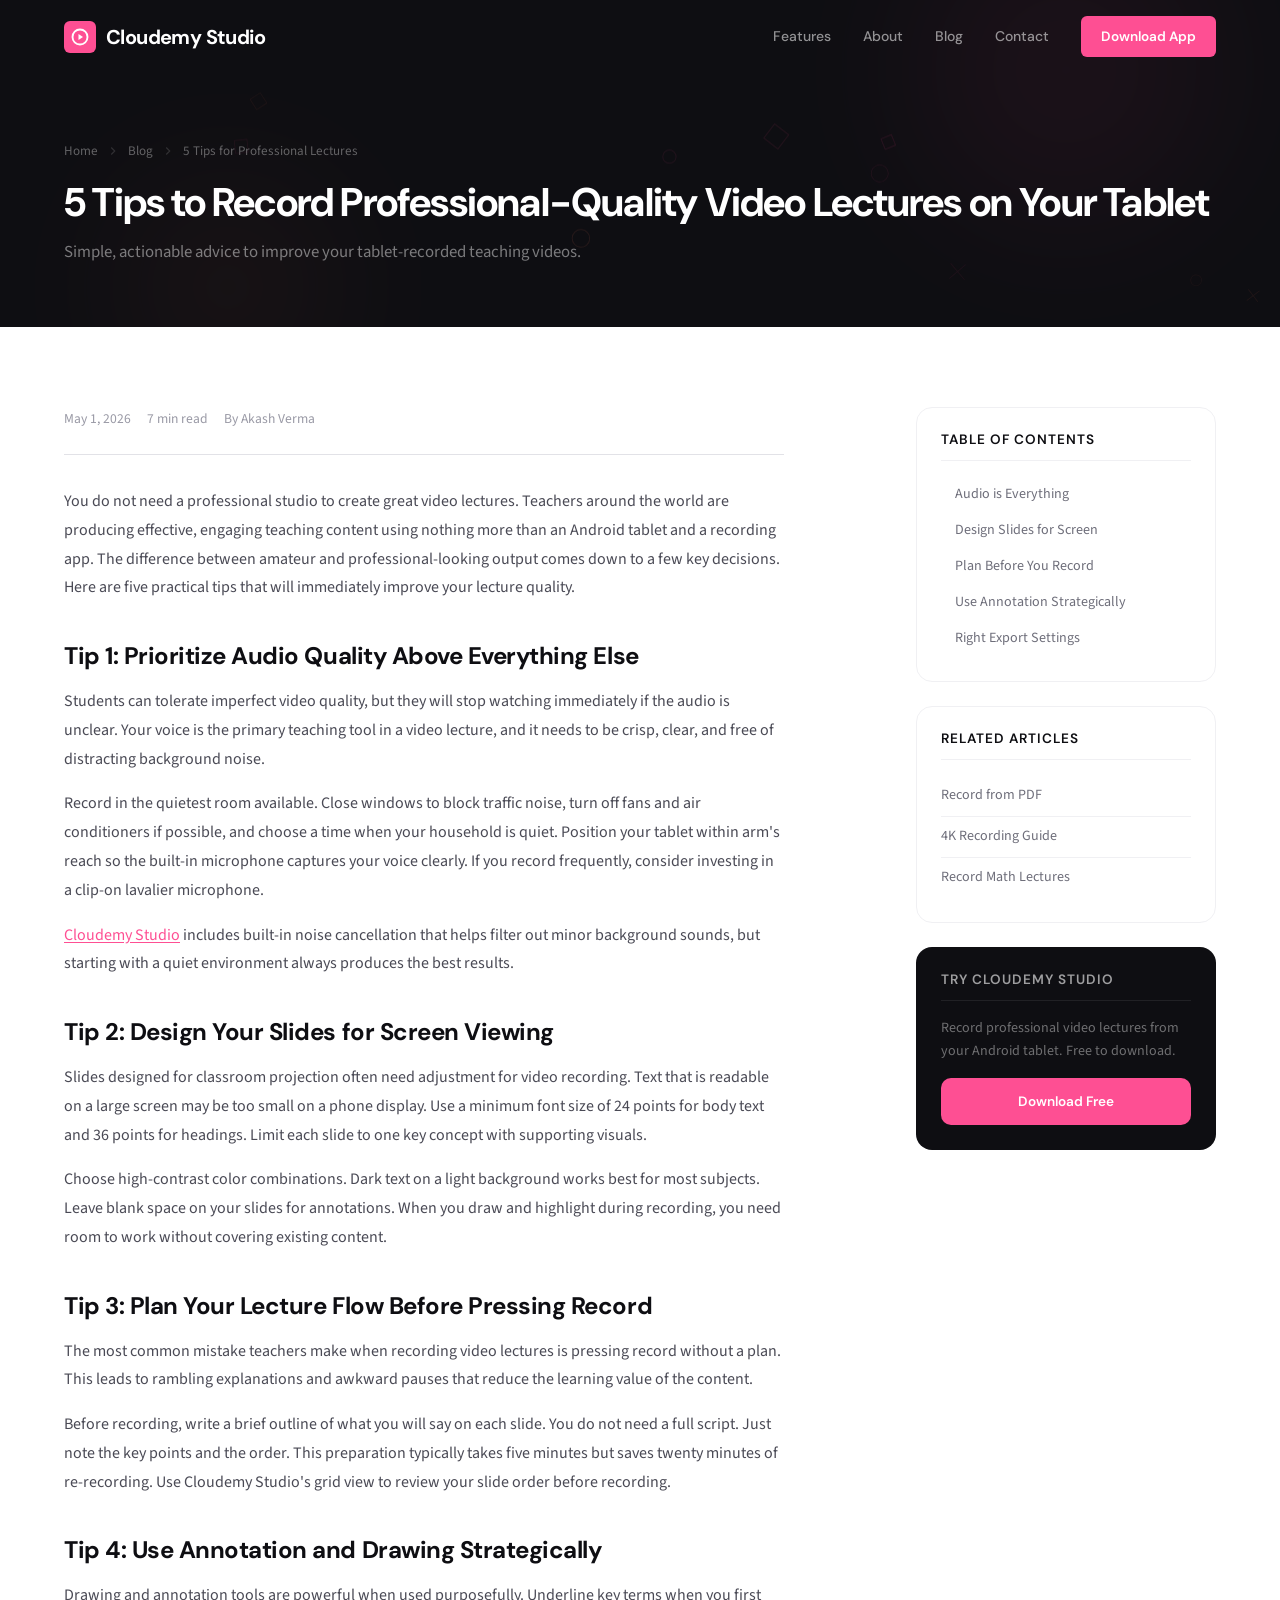
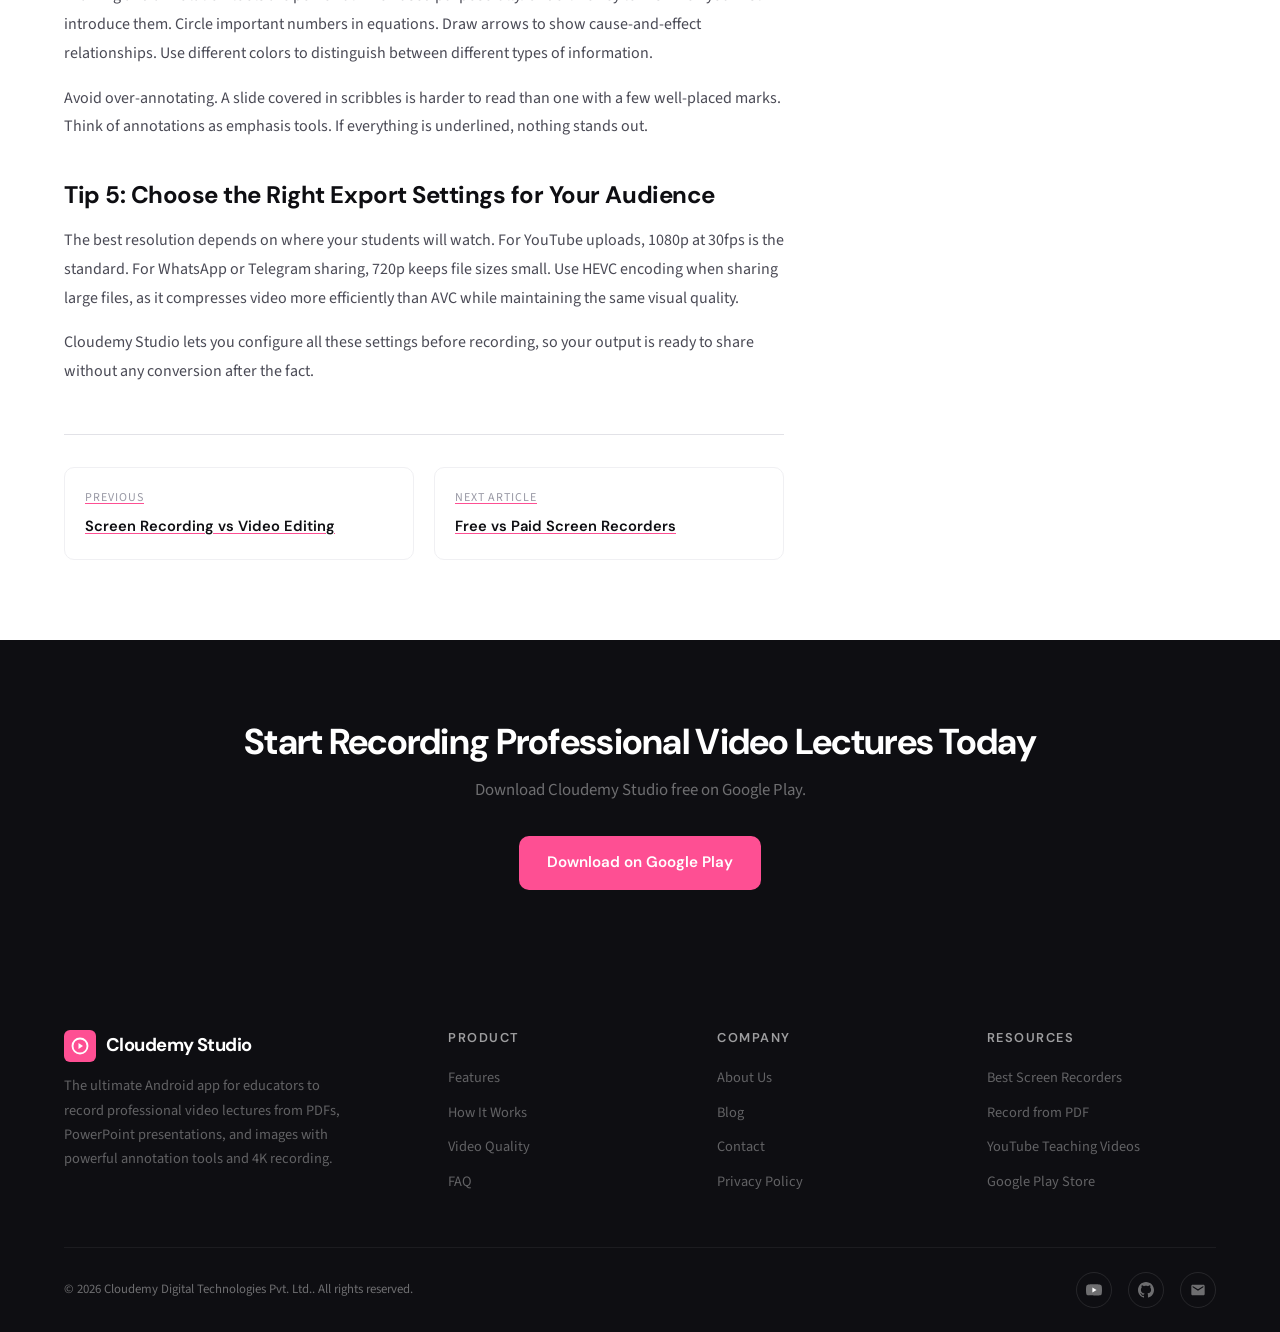
<file: blog/tips-to-record-professional-lectures-on-tablet/index.html>
<!DOCTYPE html>
<html lang="en">
<head>
    <meta charset="UTF-8">
    <meta name="viewport" content="width=device-width, initial-scale=1.0">
    <title>5 Tips to Record Professional-Quality Video Lectures on Your Tablet</title>
    <meta name="description" content="Practical advice on audio, slide design, and recording techniques for professional tablet lectures.">
    <link rel="canonical" href="https://studio.cloudemy.in/blog/tips-to-record-professional-lectures-on-tablet/">
    <meta property="og:title" content="5 Tips for Professional Video Lectures on Tablet">
    <meta property="og:description" content="Practical advice on audio, slide design, and recording techniques for professional tablet lectures.">
    <meta property="og:type" content="article">
    <meta property="og:url" content="https://studio.cloudemy.in/blog/tips-to-record-professional-lectures-on-tablet/">
    <meta property="og:site_name" content="Cloudemy Studio">
    <meta property="article:published_time" content="2026-05-01T00:00:00+05:30">
    <meta property="article:author" content="Akash Verma">
    <link rel="preconnect" href="https://fonts.googleapis.com"><link rel="preconnect" href="https://fonts.gstatic.com" crossorigin>
    <link href="https://fonts.googleapis.com/css2?family=DM+Sans:wght@400;500;600;700&family=Source+Sans+3:wght@400;500;600&display=swap" rel="stylesheet">
    <link rel="stylesheet" href="/css/style.css"><link rel="stylesheet" href="/css/page-header.css"><link rel="stylesheet" href="/css/blog.css">
</head>
<body>
    <div id="site-header"></div><div id="mobile-menu-slot"></div>
    <main>
        <section class="page-header">
            <canvas class="page-header-canvas" id="page-header-canvas"></canvas>
            <div class="page-header-glow page-header-glow-1"></div><div class="page-header-glow page-header-glow-2"></div>
            <div class="container">
                <nav class="breadcrumb" aria-label="Breadcrumb"><a href="/">Home</a><svg viewBox="0 0 24 24" fill="none" stroke="currentColor" stroke-width="2"><polyline points="9 18 15 12 9 6"/></svg><a href="/blog/">Blog</a><svg viewBox="0 0 24 24" fill="none" stroke="currentColor" stroke-width="2"><polyline points="9 18 15 12 9 6"/></svg><span>5 Tips for Professional Lectures</span></nav>
                <h1>5 Tips to Record Professional-Quality Video Lectures on Your Tablet</h1>
                <p>Simple, actionable advice to improve your tablet-recorded teaching videos.</p>
            </div>
        </section>
        <section class="inner-section">
            <div class="container">
                <div class="post-layout">
                    <article class="post-article fade-up">
                        <div class="post-article-meta">
                            <span>May 1, 2026</span>
                            <span>7 min read</span>
                            <span>By Akash Verma</span>
                        </div>
                        <p>You do not need a professional studio to create great video lectures. Teachers around the world are producing effective, engaging teaching content using nothing more than an Android tablet and a recording app. The difference between amateur and professional-looking output comes down to a few key decisions. Here are five practical tips that will immediately improve your lecture quality.</p>

<h2 id="tip-1">Tip 1: Prioritize Audio Quality Above Everything Else</h2>
<p>Students can tolerate imperfect video quality, but they will stop watching immediately if the audio is unclear. Your voice is the primary teaching tool in a video lecture, and it needs to be crisp, clear, and free of distracting background noise.</p>
<p>Record in the quietest room available. Close windows to block traffic noise, turn off fans and air conditioners if possible, and choose a time when your household is quiet. Position your tablet within arm's reach so the built-in microphone captures your voice clearly. If you record frequently, consider investing in a clip-on lavalier microphone.</p>
<p><a href="https://play.google.com/store/apps/details?id=com.cloudemy.studio">Cloudemy Studio</a> includes built-in noise cancellation that helps filter out minor background sounds, but starting with a quiet environment always produces the best results.</p>

<h2 id="tip-2">Tip 2: Design Your Slides for Screen Viewing</h2>
<p>Slides designed for classroom projection often need adjustment for video recording. Text that is readable on a large screen may be too small on a phone display. Use a minimum font size of 24 points for body text and 36 points for headings. Limit each slide to one key concept with supporting visuals.</p>
<p>Choose high-contrast color combinations. Dark text on a light background works best for most subjects. Leave blank space on your slides for annotations. When you draw and highlight during recording, you need room to work without covering existing content.</p>

<h2 id="tip-3">Tip 3: Plan Your Lecture Flow Before Pressing Record</h2>
<p>The most common mistake teachers make when recording video lectures is pressing record without a plan. This leads to rambling explanations and awkward pauses that reduce the learning value of the content.</p>
<p>Before recording, write a brief outline of what you will say on each slide. You do not need a full script. Just note the key points and the order. This preparation typically takes five minutes but saves twenty minutes of re-recording. Use Cloudemy Studio's grid view to review your slide order before recording.</p>

<h2 id="tip-4">Tip 4: Use Annotation and Drawing Strategically</h2>
<p>Drawing and annotation tools are powerful when used purposefully. Underline key terms when you first introduce them. Circle important numbers in equations. Draw arrows to show cause-and-effect relationships. Use different colors to distinguish between different types of information.</p>
<p>Avoid over-annotating. A slide covered in scribbles is harder to read than one with a few well-placed marks. Think of annotations as emphasis tools. If everything is underlined, nothing stands out.</p>

<h2 id="tip-5">Tip 5: Choose the Right Export Settings for Your Audience</h2>
<p>The best resolution depends on where your students will watch. For YouTube uploads, 1080p at 30fps is the standard. For WhatsApp or Telegram sharing, 720p keeps file sizes small. Use HEVC encoding when sharing large files, as it compresses video more efficiently than AVC while maintaining the same visual quality.</p>
<p>Cloudemy Studio lets you configure all these settings before recording, so your output is ready to share without any conversion after the fact.</p>

                        <div class="post-nav">
                            <a href="/blog/screen-recording-vs-video-editing-for-teachers/" class="post-nav-item"><div class="post-nav-label">Previous</div><div class="post-nav-title">Screen Recording vs Video Editing</div></a>
                            <a href="/blog/free-vs-paid-screen-recorders-for-teaching/" class="post-nav-item"><div class="post-nav-label">Next Article</div><div class="post-nav-title">Free vs Paid Screen Recorders</div></a>
                        </div>
                    </article>
                    <aside class="post-sidebar fade-up">
                        <div class="sidebar-card"><h4>Table of Contents</h4><div class="sidebar-toc"><a href="#tip-1">Audio is Everything</a><a href="#tip-2">Design Slides for Screen</a><a href="#tip-3">Plan Before You Record</a><a href="#tip-4">Use Annotation Strategically</a><a href="#tip-5">Right Export Settings</a></div></div>
                        <div class="sidebar-card"><h4>Related Articles</h4><div class="sidebar-related"><a href="/blog/how-to-record-video-lectures-from-pdf/">Record from PDF</a><a href="/blog/guide-to-4k-video-lecture-recording-on-mobile/">4K Recording Guide</a><a href="/blog/how-to-record-math-lectures-with-handwriting/">Record Math Lectures</a></div></div>
                        <div class="sidebar-card sidebar-cta"><h4>Try Cloudemy Studio</h4><p>Record professional video lectures from your Android tablet. Free to download.</p><a href="https://play.google.com/store/apps/details?id=com.cloudemy.studio" class="btn btn-primary" style="width:100%;justify-content:center;font-size:0.85rem;padding:12px 20px;" target="_blank" rel="noopener">Download Free</a></div>
                    </aside>
                </div>
            </div>
        </section>
        <section class="blog-cta"><div class="container fade-up"><h2>Start Recording Professional Video Lectures Today</h2><p>Download Cloudemy Studio free on Google Play.</p><a href="https://play.google.com/store/apps/details?id=com.cloudemy.studio" class="btn btn-primary" target="_blank" rel="noopener">Download on Google Play</a></div></section>
    </main>
    <div id="site-footer"></div>
    <script src="/js/components.js"></script>
    <script>(function(){var c=document.getElementById("page-header-canvas");if(!c)return;var x=c.getContext("2d"),W,H,d,e=[];var S=[function(x,s){x.beginPath();x.arc(0,0,s,0,Math.PI*2);x.stroke();},function(x,s){x.strokeRect(-s,-s,s*2,s*2);},function(x,s){x.beginPath();x.moveTo(-s,0);x.lineTo(s,0);x.moveTo(0,-s);x.lineTo(0,s);x.stroke();}];function r(){d=Math.min(window.devicePixelRatio||1,2);var b=c.getBoundingClientRect();W=b.width;H=b.height;c.width=W*d;c.height=H*d;x.setTransform(d,0,0,d,0,0);}function cr(){e=[];for(var i=0;i<10;i++)e.push({x:Math.random()*W,y:Math.random()*H,vx:(Math.random()-0.5)*0.2,vy:(Math.random()-0.5)*0.15,sz:Math.random()*7+5,rt:Math.random()*Math.PI*2,rs:(Math.random()-0.5)*0.004,op:Math.random()*0.08+0.03,sh:Math.floor(Math.random()*S.length),cl:Math.random()>0.5?"254,128,102":"254,79,147"});}function dr(){x.clearRect(0,0,W,H);for(var i=0;i<e.length;i++){var o=e[i];o.x+=o.vx;o.y+=o.vy;o.rt+=o.rs;if(o.x<-20)o.x=W+20;if(o.x>W+20)o.x=-20;if(o.y<-20)o.y=H+20;if(o.y>H+20)o.y=-20;x.save();x.translate(o.x,o.y);x.rotate(o.rt);x.globalAlpha=o.op;x.strokeStyle="rgba("+o.cl+",1)";x.fillStyle="rgba("+o.cl+",1)";x.lineWidth=1;x.lineCap="round";S[o.sh](x,o.sz);x.restore();}requestAnimationFrame(dr);}r();cr();dr();window.addEventListener("resize",function(){r();cr();});})();</script>
</body>
</html>
</file>
<file: css/style.css>
/* ===== CSS VARIABLES ===== */
:root {
    --color-dark: #0e0e12;
    --color-dark-2: #16161d;
    --color-dark-3: #1c1c26;
    --color-white: #ffffff;
    --color-off-white: #f8f8fa;
    --color-gray-100: #f0f0f3;
    --color-gray-200: #e2e2e7;
    --color-gray-300: #c8c8d0;
    --color-gray-400: #9999a5;
    --color-gray-500: #6e6e7a;
    --color-gray-600: #4a4a55;
    --color-coral: #fe8066;
    --color-pink: #fe4f93;
    --color-accent-light: #fff0f3;
    --color-accent-light-2: #fff5f0;
    --font-heading: 'DM Sans', system-ui, sans-serif;
    --font-body: 'Source Sans 3', system-ui, sans-serif;
    --max-width: 1200px;
    --section-pad: 80px;
    --radius-sm: 6px;
    --radius-md: 10px;
    --radius-lg: 16px;
    --radius-xl: 24px;
    --transition: 0.3s cubic-bezier(0.4, 0, 0.2, 1);
}

/* ===== RESET ===== */
*, *::before, *::after { margin: 0; padding: 0; box-sizing: border-box; }
html { scroll-behavior: smooth; -webkit-text-size-adjust: 100%; }
body {
    font-family: var(--font-body);
    font-size: 16px;
    line-height: 1.7;
    color: var(--color-gray-600);
    background: var(--color-white);
    -webkit-font-smoothing: antialiased;
    -moz-osx-font-smoothing: grayscale;
    overflow-x: hidden;
}
img { max-width: 100%; height: auto; display: block; }
a { text-decoration: none; color: inherit; transition: color var(--transition); }
ul, ol { list-style: none; }
button { cursor: pointer; border: none; background: none; font-family: inherit; }
h1, h2, h3, h4, h5, h6 {
    font-family: var(--font-heading);
    font-weight: 700;
    color: var(--color-dark);
    line-height: 1.2;
    letter-spacing: -0.02em;
}
h1 { font-size: clamp(2rem, 4vw, 3rem); }
h2 { font-size: clamp(1.6rem, 3vw, 2.25rem); }
h3 { font-size: clamp(1.2rem, 2vw, 1.5rem); }
p + p { margin-top: 1em; }

/* ===== CONTAINER ===== */
.container {
    width: 100%;
    max-width: var(--max-width);
    margin: 0 auto;
    padding: 0 24px;
}

/* ===== ACCENT LINE ===== */
.accent-line {
    width: 36px;
    height: 3px;
    background: linear-gradient(90deg, var(--color-coral), var(--color-pink));
    border-radius: 2px;
    margin-bottom: 12px;
}

/* ===== SECTION LABEL ===== */
.section-label {
    font-family: var(--font-heading);
    font-size: 0.75rem;
    font-weight: 600;
    text-transform: uppercase;
    letter-spacing: 2px;
    color: var(--color-pink);
    margin-bottom: 8px;
}

/* ===== SECTION TITLE ===== */
.section-title {
    margin-bottom: 16px;
}
.section-desc {
    font-size: 1.05rem;
    color: var(--color-gray-500);
    max-width: 600px;
    margin-bottom: 40px;
}

/* ===== BUTTONS ===== */
.btn {
    display: inline-flex;
    align-items: center;
    gap: 10px;
    padding: 14px 28px;
    border-radius: var(--radius-md);
    font-family: var(--font-heading);
    font-size: 0.95rem;
    font-weight: 600;
    transition: all var(--transition);
    white-space: nowrap;
}
.btn-primary {
    background: var(--color-pink);
    color: var(--color-white);
}
.btn-primary:hover {
    background: var(--color-coral);
    transform: translateY(-2px);
}
.btn-outline {
    background: transparent;
    color: var(--color-dark);
    border: 1.5px solid var(--color-gray-200);
}
.btn-outline:hover {
    border-color: var(--color-pink);
    color: var(--color-pink);
}
.btn-dark {
    background: var(--color-dark);
    color: var(--color-white);
}
.btn-dark:hover {
    background: var(--color-dark-2);
    transform: translateY(-2px);
}
.btn-white {
    background: var(--color-white);
    color: var(--color-dark);
}
.btn-white:hover {
    transform: translateY(-2px);
}
.btn svg { flex-shrink: 0; }

/* ===== NAVIGATION ===== */
.site-nav {
    position: fixed;
    top: 0;
    left: 0;
    width: 100%;
    z-index: 1000;
    transition: background var(--transition), box-shadow var(--transition);
}
.site-nav.nav-dark {
    background: transparent;
}
.site-nav.nav-scrolled {
    background: rgba(14, 14, 18, 0.95);
    backdrop-filter: blur(12px);
    -webkit-backdrop-filter: blur(12px);
    box-shadow: 0 1px 0 rgba(255,255,255,0.06);
}
.nav-inner {
    display: flex;
    align-items: center;
    justify-content: space-between;
    padding: 16px 24px;
    max-width: var(--max-width);
    margin: 0 auto;
}
.nav-logo {
    font-family: var(--font-heading);
    font-size: 1.25rem;
    font-weight: 700;
    color: var(--color-white);
    display: flex;
    align-items: center;
    gap: 10px;
    letter-spacing: -0.03em;
}
.nav-logo-icon {
    width: 32px;
    height: 32px;
    border-radius: var(--radius-sm);
    background: var(--color-pink);
    display: flex;
    align-items: center;
    justify-content: center;
}
.nav-links {
    display: flex;
    align-items: center;
    gap: 32px;
}
.nav-links a {
    font-family: var(--font-heading);
    font-size: 0.875rem;
    font-weight: 500;
    color: rgba(255,255,255,0.55);
    transition: color var(--transition);
    position: relative;
}
.nav-links a:hover,
.nav-links a.active {
    color: var(--color-white);
}
.nav-links a::after {
    content: '';
    position: absolute;
    bottom: -4px;
    left: 0;
    width: 0;
    height: 2px;
    background: var(--color-pink);
    transition: width var(--transition);
    border-radius: 1px;
}
.nav-links a:hover::after,
.nav-links a.active::after {
    width: 100%;
}
.nav-cta {
    padding: 9px 20px;
    background: var(--color-pink);
    color: var(--color-white) !important;
    border-radius: var(--radius-sm);
    font-size: 0.85rem !important;
    font-weight: 600 !important;
    opacity: 1 !important;
}
.nav-cta::after { display: none !important; }
.nav-cta:hover {
    background: var(--color-coral) !important;
    color: var(--color-white) !important;
}

/* Hamburger */
.nav-hamburger {
    display: none;
    flex-direction: column;
    gap: 5px;
    width: 24px;
    cursor: pointer;
    z-index: 1001;
}
.nav-hamburger span {
    display: block;
    width: 100%;
    height: 2px;
    background: var(--color-white);
    border-radius: 2px;
    transition: all var(--transition);
}
.nav-hamburger.open span:nth-child(1) { transform: rotate(45deg) translate(5px, 5px); }
.nav-hamburger.open span:nth-child(2) { opacity: 0; }
.nav-hamburger.open span:nth-child(3) { transform: rotate(-45deg) translate(5px, -5px); }

/* Mobile Menu */
.mobile-menu {
    position: fixed;
    top: 0;
    right: -100%;
    width: 280px;
    height: 100vh;
    height: 100dvh;
    background: var(--color-dark);
    z-index: 999;
    transition: right var(--transition);
    padding: 80px 32px 32px;
    display: flex;
    flex-direction: column;
    gap: 8px;
}
.mobile-menu.open { right: 0; }
.mobile-menu a {
    font-family: var(--font-heading);
    font-size: 1.1rem;
    font-weight: 500;
    color: rgba(255,255,255,0.6);
    padding: 12px 0;
    border-bottom: 1px solid rgba(255,255,255,0.06);
    transition: color var(--transition);
}
.mobile-menu a:hover { color: var(--color-white); }
.mobile-menu .nav-cta {
    display: inline-flex;
    align-items: center;
    justify-content: center;
    margin-top: 16px;
    padding: 14px 24px;
    border-bottom: none;
}
.mobile-overlay {
    position: fixed;
    top: 0;
    left: 0;
    width: 100%;
    height: 100%;
    background: rgba(0,0,0,0.6);
    z-index: 998;
    opacity: 0;
    visibility: hidden;
    transition: all var(--transition);
}
.mobile-overlay.open { opacity: 1; visibility: visible; }

/* ===== FOOTER ===== */
.site-footer {
    background: var(--color-dark);
    color: rgba(255,255,255,0.4);
    padding: 60px 0 0;
}
.footer-grid {
    display: grid;
    grid-template-columns: 1.5fr 1fr 1fr 1fr;
    gap: 40px;
    padding-bottom: 48px;
    border-bottom: 1px solid rgba(255,255,255,0.06);
}
.footer-brand p {
    font-size: 0.9rem;
    line-height: 1.7;
    color: rgba(255,255,255,0.35);
    margin-top: 12px;
    max-width: 280px;
}
.footer-brand .nav-logo {
    font-size: 1.15rem;
}
.footer-col h4 {
    font-family: var(--font-heading);
    font-size: 0.8rem;
    font-weight: 600;
    text-transform: uppercase;
    letter-spacing: 1.5px;
    color: rgba(255,255,255,0.6);
    margin-bottom: 16px;
}
.footer-col a {
    display: block;
    font-size: 0.9rem;
    color: rgba(255,255,255,0.35);
    padding: 5px 0;
    transition: color var(--transition);
}
.footer-col a:hover {
    color: var(--color-white);
}
.footer-bottom {
    display: flex;
    justify-content: space-between;
    align-items: center;
    padding: 24px 0;
    font-size: 0.8rem;
}
.footer-social {
    display: flex;
    gap: 16px;
}
.footer-social a {
    width: 36px;
    height: 36px;
    border-radius: 50%;
    border: 1px solid rgba(255,255,255,0.1);
    display: flex;
    align-items: center;
    justify-content: center;
    transition: all var(--transition);
}
.footer-social a:hover {
    border-color: var(--color-pink);
    background: rgba(254,79,147,0.1);
}
.footer-social a svg {
    width: 16px;
    height: 16px;
    fill: rgba(255,255,255,0.4);
    transition: fill var(--transition);
}
.footer-social a:hover svg { fill: var(--color-pink); }

/* ===== SCROLL ANIMATIONS ===== */
.fade-up {
    opacity: 0;
    transform: translateY(30px);
    transition: opacity 0.6s ease, transform 0.6s ease;
}
.fade-up.visible {
    opacity: 1;
    transform: translateY(0);
}

/* ===== FAQ ACCORDION ===== */
.faq-item {
    border-bottom: 1px solid var(--color-gray-200);
}
.faq-question {
    display: flex;
    align-items: center;
    justify-content: space-between;
    width: 100%;
    padding: 20px 0;
    font-family: var(--font-heading);
    font-size: 1.05rem;
    font-weight: 600;
    color: var(--color-dark);
    text-align: left;
    cursor: pointer;
    background: none;
    border: none;
    gap: 16px;
}
.faq-question svg {
    flex-shrink: 0;
    transition: transform var(--transition);
    color: var(--color-gray-400);
}
.faq-item.open .faq-question svg {
    transform: rotate(45deg);
    color: var(--color-pink);
}
.faq-answer {
    max-height: 0;
    overflow: hidden;
    transition: max-height 0.4s ease, padding 0.4s ease;
}
.faq-item.open .faq-answer {
    max-height: 500px;
    padding-bottom: 20px;
}
.faq-answer p {
    font-size: 0.95rem;
    color: var(--color-gray-500);
    line-height: 1.7;
}

/* ===== RESPONSIVE ===== */
@media (max-width: 1024px) {
    :root { --section-pad: 60px; }
    .nav-links { display: none; }
    .nav-hamburger { display: flex; }
    .footer-grid { grid-template-columns: 1fr 1fr; gap: 32px; }
}
@media (max-width: 640px) {
    :root { --section-pad: 48px; }
    .container { padding: 0 16px; }
    .footer-grid { grid-template-columns: 1fr; gap: 24px; }
    .footer-bottom { flex-direction: column; gap: 16px; text-align: center; }
    .btn { padding: 12px 24px; font-size: 0.9rem; }
}
</file>
<file: css/page-header.css>
/* ===== PAGE HEADER BANNER ===== */
.page-header {
    background: var(--color-dark);
    padding: 140px 0 60px;
    position: relative;
    overflow: hidden;
}
.page-header-canvas {
    position: absolute;
    top: 0;
    left: 0;
    width: 100%;
    height: 100%;
    pointer-events: none;
}
.page-header-glow {
    position: absolute;
    border-radius: 50%;
    pointer-events: none;
    opacity: 0.06;
    filter: blur(80px);
}
.page-header-glow-1 {
    width: 300px;
    height: 300px;
    background: var(--color-pink);
    top: -80px;
    right: 5%;
}
.page-header-glow-2 {
    width: 200px;
    height: 200px;
    background: var(--color-coral);
    bottom: -60px;
    left: 10%;
}
.page-header .container {
    position: relative;
    z-index: 2;
}
.page-header .breadcrumb {
    display: flex;
    align-items: center;
    gap: 8px;
    font-size: 0.82rem;
    color: rgba(255,255,255,0.35);
    margin-bottom: 16px;
}
.page-header .breadcrumb a {
    color: rgba(255,255,255,0.35);
    transition: color var(--transition);
}
.page-header .breadcrumb a:hover {
    color: var(--color-white);
}
.page-header .breadcrumb svg {
    width: 14px;
    height: 14px;
    opacity: 0.4;
}
.page-header h1 {
    color: var(--color-white);
    margin-bottom: 12px;
    font-size: clamp(1.75rem, 3.5vw, 2.5rem);
}
.page-header p {
    color: rgba(255,255,255,0.45);
    font-size: 1.05rem;
    max-width: 560px;
    line-height: 1.7;
}

/* ===== INNER PAGE SECTIONS ===== */
.inner-section {
    padding: var(--section-pad) 0;
}
.inner-section-alt {
    padding: var(--section-pad) 0;
    background: var(--color-off-white);
}

@media (max-width: 640px) {
    .page-header { padding: 110px 0 40px; }
    .page-header h1 { font-size: 1.5rem; }
}
</file>
<file: css/about.css>
/* ===== ABOUT INTRO ===== */
.about-intro-grid {
    display: grid;
    grid-template-columns: 1fr 1fr;
    gap: 48px;
    align-items: center;
}
.about-intro-text h2 {
    margin-bottom: 16px;
}
.about-intro-text p {
    font-size: 1rem;
    color: var(--color-gray-500);
    line-height: 1.75;
}
.about-intro-text p + p {
    margin-top: 16px;
}
.about-intro-visual {
    display: flex;
    justify-content: center;
    align-items: center;
}
.about-app-mockup {
    width: 280px;
    padding: 24px;
    background: var(--color-off-white);
    border-radius: var(--radius-xl);
    border: 1px solid var(--color-gray-100);
}
.about-app-screen {
    background: var(--color-dark);
    border-radius: var(--radius-lg);
    padding: 20px;
    display: flex;
    flex-direction: column;
    gap: 10px;
    min-height: 200px;
}
.about-screen-line {
    height: 5px;
    border-radius: 3px;
    opacity: 0.5;
}
.about-app-label {
    text-align: center;
    margin-top: 16px;
    font-family: var(--font-heading);
    font-size: 0.85rem;
    font-weight: 600;
    color: var(--color-gray-400);
}

/* ===== MISSION / VISION ===== */
.mission-grid {
    display: grid;
    grid-template-columns: 1fr 1fr;
    gap: 32px;
}
.mission-card {
    padding: 36px 32px;
    border-radius: var(--radius-lg);
    border: 1px solid var(--color-gray-100);
    background: var(--color-white);
}
.mission-card-icon {
    width: 48px;
    height: 48px;
    border-radius: var(--radius-md);
    display: flex;
    align-items: center;
    justify-content: center;
    margin-bottom: 20px;
}
.mission-card-icon svg {
    width: 24px;
    height: 24px;
}
.mission-card h3 {
    margin-bottom: 12px;
}
.mission-card p {
    font-size: 0.95rem;
    color: var(--color-gray-500);
    line-height: 1.7;
}

/* ===== TIMELINE ===== */
.timeline {
    position: relative;
    max-width: 640px;
    margin: 0 auto;
}
.timeline::before {
    content: '';
    position: absolute;
    left: 24px;
    top: 0;
    bottom: 0;
    width: 2px;
    background: var(--color-gray-200);
}
.timeline-item {
    position: relative;
    padding-left: 64px;
    padding-bottom: 36px;
}
.timeline-item:last-child {
    padding-bottom: 0;
}
.timeline-dot {
    position: absolute;
    left: 16px;
    top: 4px;
    width: 18px;
    height: 18px;
    border-radius: 50%;
    background: var(--color-white);
    border: 3px solid var(--color-pink);
    z-index: 1;
}
.timeline-year {
    font-family: var(--font-heading);
    font-size: 0.78rem;
    font-weight: 600;
    text-transform: uppercase;
    letter-spacing: 1px;
    color: var(--color-pink);
    margin-bottom: 4px;
}
.timeline-item h3 {
    font-size: 1.05rem;
    margin-bottom: 6px;
}
.timeline-item p {
    font-size: 0.9rem;
    color: var(--color-gray-500);
    line-height: 1.65;
}

/* ===== STATS ===== */
.stats-row {
    display: grid;
    grid-template-columns: repeat(4, 1fr);
    gap: 24px;
}
.stat-card {
    text-align: center;
    padding: 32px 16px;
    border-radius: var(--radius-lg);
    background: var(--color-white);
    border: 1px solid var(--color-gray-100);
}
.stat-num {
    font-family: var(--font-heading);
    font-size: 2rem;
    font-weight: 700;
    color: var(--color-dark);
    margin-bottom: 4px;
}
.stat-label {
    font-size: 0.85rem;
    color: var(--color-gray-400);
}

/* ===== TEAM / DEVELOPER ===== */
.dev-card {
    display: grid;
    grid-template-columns: auto 1fr;
    gap: 32px;
    align-items: center;
    padding: 36px;
    border-radius: var(--radius-lg);
    background: var(--color-white);
    border: 1px solid var(--color-gray-100);
    max-width: 700px;
}
.dev-avatar {
    width: 100px;
    height: 100px;
    border-radius: 50%;
    background: var(--color-dark);
    display: flex;
    align-items: center;
    justify-content: center;
    font-family: var(--font-heading);
    font-size: 2rem;
    font-weight: 700;
    color: var(--color-white);
    flex-shrink: 0;
}
.dev-info h3 {
    margin-bottom: 4px;
}
.dev-info .dev-role {
    font-size: 0.9rem;
    color: var(--color-pink);
    font-weight: 500;
    margin-bottom: 12px;
}
.dev-info p {
    font-size: 0.92rem;
    color: var(--color-gray-500);
    line-height: 1.65;
}
.dev-links {
    display: flex;
    gap: 12px;
    margin-top: 16px;
}
.dev-links a {
    width: 36px;
    height: 36px;
    border-radius: 50%;
    border: 1px solid var(--color-gray-200);
    display: flex;
    align-items: center;
    justify-content: center;
    transition: all var(--transition);
}
.dev-links a:hover {
    border-color: var(--color-pink);
    background: var(--color-accent-light);
}
.dev-links a svg {
    width: 16px;
    height: 16px;
    fill: var(--color-gray-400);
    transition: fill var(--transition);
}
.dev-links a:hover svg {
    fill: var(--color-pink);
}

/* ===== ABOUT CTA ===== */
.about-cta {
    padding: var(--section-pad) 0;
    background: var(--color-dark);
    text-align: center;
}
.about-cta h2 { color: var(--color-white); margin-bottom: 12px; }
.about-cta p { color: rgba(255,255,255,0.4); font-size: 1.05rem; margin-bottom: 32px; }
.about-cta .cta-actions { display: flex; gap: 16px; justify-content: center; flex-wrap: wrap; }

/* ===== RESPONSIVE ===== */
@media (max-width: 1024px) {
    .about-intro-grid { grid-template-columns: 1fr; }
    .about-intro-visual { order: -1; }
    .mission-grid { grid-template-columns: 1fr; }
    .stats-row { grid-template-columns: repeat(2, 1fr); }
}
@media (max-width: 640px) {
    .stats-row { grid-template-columns: 1fr 1fr; gap: 16px; }
    .dev-card { grid-template-columns: 1fr; text-align: center; justify-items: center; }
    .dev-links { justify-content: center; }
    .about-app-mockup { width: 220px; }
}
</file>
<file: css/blog.css>
/* ===== BLOG INDEX ===== */
.blog-grid {
    display: grid;
    grid-template-columns: repeat(3, 1fr);
    gap: 28px;
}
.blog-card {
    border-radius: var(--radius-lg);
    border: 1px solid var(--color-gray-100);
    background: var(--color-white);
    overflow: hidden;
    transition: all var(--transition);
}
.blog-card:hover {
    border-color: var(--color-gray-200);
    transform: translateY(-4px);
    box-shadow: 0 12px 40px rgba(0,0,0,0.06);
}
.blog-card-thumb {
    height: 180px;
    background: var(--color-dark);
    position: relative;
    overflow: hidden;
    display: flex;
    align-items: center;
    justify-content: center;
}
.blog-card-thumb-icon {
    opacity: 0.15;
}
.blog-card-thumb-icon svg {
    width: 64px;
    height: 64px;
    stroke: var(--color-pink);
    fill: none;
    stroke-width: 1.5;
}
.blog-card-tag {
    position: absolute;
    top: 14px;
    left: 14px;
    font-family: var(--font-heading);
    font-size: 0.7rem;
    font-weight: 600;
    text-transform: uppercase;
    letter-spacing: 1px;
    padding: 4px 10px;
    border-radius: 4px;
    background: rgba(254,79,147,0.15);
    color: var(--color-pink);
}
.blog-card-body {
    padding: 24px;
}
.blog-card-meta {
    font-size: 0.78rem;
    color: var(--color-gray-400);
    margin-bottom: 10px;
    display: flex;
    align-items: center;
    gap: 12px;
}
.blog-card-meta span {
    display: flex;
    align-items: center;
    gap: 4px;
}
.blog-card-meta svg {
    width: 14px;
    height: 14px;
    opacity: 0.6;
}
.blog-card h3 {
    font-size: 1.05rem;
    margin-bottom: 10px;
    line-height: 1.35;
}
.blog-card h3 a {
    color: var(--color-dark);
    transition: color var(--transition);
}
.blog-card h3 a:hover {
    color: var(--color-pink);
}
.blog-card p {
    font-size: 0.88rem;
    color: var(--color-gray-500);
    line-height: 1.6;
    margin-bottom: 16px;
}
.blog-card-link {
    font-family: var(--font-heading);
    font-size: 0.85rem;
    font-weight: 600;
    color: var(--color-pink);
    display: inline-flex;
    align-items: center;
    gap: 6px;
    transition: gap var(--transition);
}
.blog-card-link:hover {
    gap: 10px;
}
.blog-card-link svg {
    width: 16px;
    height: 16px;
}

/* ===== FEATURED POST ===== */
.blog-featured {
    display: grid;
    grid-template-columns: 1.2fr 1fr;
    gap: 40px;
    align-items: center;
    padding: 36px;
    border-radius: var(--radius-lg);
    border: 1px solid var(--color-gray-100);
    background: var(--color-white);
    margin-bottom: 48px;
}
.blog-featured-thumb {
    height: 280px;
    background: var(--color-dark);
    border-radius: var(--radius-md);
    overflow: hidden;
    display: flex;
    align-items: center;
    justify-content: center;
    position: relative;
}
.blog-featured-thumb-icon {
    opacity: 0.12;
}
.blog-featured-thumb-icon svg {
    width: 80px;
    height: 80px;
    stroke: var(--color-coral);
    fill: none;
    stroke-width: 1.5;
}
.blog-featured-tag {
    position: absolute;
    top: 16px;
    left: 16px;
    font-family: var(--font-heading);
    font-size: 0.72rem;
    font-weight: 600;
    text-transform: uppercase;
    letter-spacing: 1px;
    padding: 5px 12px;
    border-radius: 4px;
    background: var(--color-pink);
    color: var(--color-white);
}
.blog-featured-body .blog-card-meta {
    margin-bottom: 12px;
}
.blog-featured-body h2 {
    font-size: 1.5rem;
    margin-bottom: 14px;
    line-height: 1.3;
}
.blog-featured-body h2 a {
    color: var(--color-dark);
    transition: color var(--transition);
}
.blog-featured-body h2 a:hover { color: var(--color-pink); }
.blog-featured-body p {
    font-size: 0.95rem;
    color: var(--color-gray-500);
    line-height: 1.7;
    margin-bottom: 20px;
}

/* ===== BLOG POST ARTICLE ===== */
.post-layout {
    display: grid;
    grid-template-columns: 1fr 300px;
    gap: 48px;
    align-items: start;
}
.post-article {
    max-width: 720px;
}
.post-article-meta {
    display: flex;
    align-items: center;
    gap: 16px;
    font-size: 0.85rem;
    color: var(--color-gray-400);
    margin-bottom: 32px;
    padding-bottom: 24px;
    border-bottom: 1px solid var(--color-gray-200);
}
.post-article-meta span {
    display: flex;
    align-items: center;
    gap: 5px;
}
.post-article-meta svg {
    width: 16px;
    height: 16px;
    opacity: 0.5;
}
.post-article h2 {
    font-size: 1.5rem;
    margin: 40px 0 16px;
}
.post-article h3 {
    font-size: 1.2rem;
    margin: 32px 0 12px;
}
.post-article p {
    font-size: 1rem;
    color: var(--color-gray-600);
    line-height: 1.8;
    margin-bottom: 16px;
}
.post-article ul,
.post-article ol {
    margin: 16px 0;
    padding-left: 24px;
}
.post-article li {
    font-size: 0.95rem;
    color: var(--color-gray-600);
    line-height: 1.7;
    margin-bottom: 8px;
    list-style: disc;
}
.post-article ol li {
    list-style: decimal;
}
.post-article strong {
    color: var(--color-dark);
    font-weight: 600;
}
.post-article a {
    color: var(--color-pink);
    text-decoration: underline;
    text-underline-offset: 2px;
}
.post-article a:hover {
    color: var(--color-coral);
}
.post-article blockquote {
    margin: 24px 0;
    padding: 20px 24px;
    border-left: 3px solid var(--color-pink);
    background: var(--color-off-white);
    border-radius: 0 var(--radius-sm) var(--radius-sm) 0;
}
.post-article blockquote p {
    color: var(--color-gray-500);
    font-style: italic;
    margin-bottom: 0;
}

/* ===== SIDEBAR ===== */
.post-sidebar {
    position: sticky;
    top: 80px;
}
.sidebar-card {
    padding: 24px;
    border-radius: var(--radius-lg);
    border: 1px solid var(--color-gray-100);
    background: var(--color-white);
    margin-bottom: 24px;
}
.sidebar-card h4 {
    font-family: var(--font-heading);
    font-size: 0.85rem;
    font-weight: 600;
    text-transform: uppercase;
    letter-spacing: 1px;
    color: var(--color-dark);
    margin-bottom: 16px;
    padding-bottom: 12px;
    border-bottom: 1px solid var(--color-gray-100);
}
.sidebar-toc a {
    display: block;
    font-size: 0.88rem;
    color: var(--color-gray-500);
    padding: 6px 0;
    border-left: 2px solid transparent;
    padding-left: 12px;
    transition: all var(--transition);
}
.sidebar-toc a:hover {
    color: var(--color-pink);
    border-left-color: var(--color-pink);
}
.sidebar-related a {
    display: block;
    font-size: 0.88rem;
    color: var(--color-gray-500);
    padding: 8px 0;
    border-bottom: 1px solid var(--color-gray-100);
    transition: color var(--transition);
}
.sidebar-related a:last-child { border-bottom: none; }
.sidebar-related a:hover { color: var(--color-pink); }
.sidebar-cta {
    background: var(--color-dark);
    border-color: transparent;
}
.sidebar-cta h4 {
    color: rgba(255,255,255,0.6);
    border-bottom-color: rgba(255,255,255,0.08);
}
.sidebar-cta p {
    font-size: 0.88rem;
    color: rgba(255,255,255,0.4);
    line-height: 1.6;
    margin-bottom: 16px;
}

/* ===== POST NAVIGATION ===== */
.post-nav {
    display: grid;
    grid-template-columns: 1fr 1fr;
    gap: 20px;
    margin-top: 48px;
    padding-top: 32px;
    border-top: 1px solid var(--color-gray-200);
}
.post-nav-item {
    padding: 20px;
    border-radius: var(--radius-md);
    border: 1px solid var(--color-gray-100);
    transition: all var(--transition);
}
.post-nav-item:hover {
    border-color: var(--color-gray-200);
    box-shadow: 0 4px 16px rgba(0,0,0,0.04);
}
.post-nav-label {
    font-size: 0.75rem;
    color: var(--color-gray-400);
    text-transform: uppercase;
    letter-spacing: 1px;
    margin-bottom: 6px;
}
.post-nav-title {
    font-family: var(--font-heading);
    font-size: 0.92rem;
    font-weight: 600;
    color: var(--color-dark);
}

/* ===== BLOG CTA ===== */
.blog-cta {
    padding: var(--section-pad) 0;
    background: var(--color-dark);
    text-align: center;
}
.blog-cta h2 { color: var(--color-white); margin-bottom: 12px; }
.blog-cta p { color: rgba(255,255,255,0.4); font-size: 1.05rem; margin-bottom: 32px; }

/* ===== RESPONSIVE ===== */
@media (max-width: 1024px) {
    .blog-grid { grid-template-columns: repeat(2, 1fr); }
    .blog-featured { grid-template-columns: 1fr; }
    .blog-featured-thumb { height: 220px; }
    .post-layout { grid-template-columns: 1fr; }
    .post-sidebar { position: static; }
}
@media (max-width: 640px) {
    .blog-grid { grid-template-columns: 1fr; }
    .blog-featured { padding: 20px; }
    .blog-featured-thumb { height: 180px; }
    .post-nav { grid-template-columns: 1fr; }
}
</file>
<file: css/contact.css>
/* ===== CONTACT GRID ===== */
.contact-grid {
    display: grid;
    grid-template-columns: 1fr 1.2fr;
    gap: 48px;
    align-items: start;
}

/* ===== CONTACT INFO ===== */
.contact-info-cards {
    display: flex;
    flex-direction: column;
    gap: 20px;
}
.contact-card {
    display: flex;
    gap: 16px;
    align-items: flex-start;
    padding: 24px;
    border-radius: var(--radius-lg);
    border: 1px solid var(--color-gray-100);
    background: var(--color-white);
    transition: all var(--transition);
}
.contact-card:hover {
    border-color: var(--color-gray-200);
    box-shadow: 0 4px 20px rgba(0,0,0,0.04);
}
.contact-card-icon {
    width: 44px;
    height: 44px;
    border-radius: var(--radius-md);
    display: flex;
    align-items: center;
    justify-content: center;
    flex-shrink: 0;
}
.contact-card-icon svg {
    width: 20px;
    height: 20px;
}
.contact-card h3 {
    font-size: 1rem;
    margin-bottom: 4px;
}
.contact-card p {
    font-size: 0.9rem;
    color: var(--color-gray-500);
    line-height: 1.6;
}
.contact-card a {
    color: var(--color-pink);
    font-weight: 500;
    transition: color var(--transition);
}
.contact-card a:hover {
    color: var(--color-coral);
}

/* ===== CONTACT FORM ===== */
.contact-form-wrap {
    padding: 36px;
    border-radius: var(--radius-lg);
    border: 1px solid var(--color-gray-100);
    background: var(--color-white);
}
.contact-form-wrap h2 {
    font-size: 1.25rem;
    margin-bottom: 8px;
}
.contact-form-wrap > p {
    font-size: 0.9rem;
    color: var(--color-gray-400);
    margin-bottom: 28px;
}
.form-group {
    margin-bottom: 20px;
}
.form-group label {
    display: block;
    font-family: var(--font-heading);
    font-size: 0.85rem;
    font-weight: 600;
    color: var(--color-dark);
    margin-bottom: 6px;
}
.form-group input,
.form-group select,
.form-group textarea {
    width: 100%;
    padding: 12px 16px;
    border: 1.5px solid var(--color-gray-200);
    border-radius: var(--radius-sm);
    font-family: var(--font-body);
    font-size: 0.95rem;
    color: var(--color-dark);
    background: var(--color-white);
    transition: border-color var(--transition);
    outline: none;
}
.form-group input:focus,
.form-group select:focus,
.form-group textarea:focus {
    border-color: var(--color-pink);
}
.form-group input::placeholder,
.form-group textarea::placeholder {
    color: var(--color-gray-300);
}
.form-group textarea {
    min-height: 120px;
    resize: vertical;
}
.form-row {
    display: grid;
    grid-template-columns: 1fr 1fr;
    gap: 16px;
}
.form-submit {
    display: inline-flex;
    align-items: center;
    gap: 8px;
    padding: 14px 32px;
    background: var(--color-pink);
    color: var(--color-white);
    border: none;
    border-radius: var(--radius-sm);
    font-family: var(--font-heading);
    font-size: 0.95rem;
    font-weight: 600;
    cursor: pointer;
    transition: all var(--transition);
    width: 100%;
    justify-content: center;
}
.form-submit:hover {
    background: var(--color-coral);
    transform: translateY(-1px);
}
.form-note {
    font-size: 0.78rem;
    color: var(--color-gray-400);
    margin-top: 12px;
    text-align: center;
}

/* ===== SOCIAL BAR ===== */
.contact-social-section {
    padding: var(--section-pad) 0;
}
.social-grid {
    display: grid;
    grid-template-columns: repeat(3, 1fr);
    gap: 24px;
}
.social-card {
    display: flex;
    align-items: center;
    gap: 16px;
    padding: 24px;
    border-radius: var(--radius-lg);
    border: 1px solid var(--color-gray-100);
    background: var(--color-white);
    transition: all var(--transition);
    text-decoration: none;
}
.social-card:hover {
    border-color: var(--color-gray-200);
    transform: translateY(-2px);
    box-shadow: 0 8px 24px rgba(0,0,0,0.06);
}
.social-card-icon {
    width: 48px;
    height: 48px;
    border-radius: var(--radius-md);
    display: flex;
    align-items: center;
    justify-content: center;
    flex-shrink: 0;
}
.social-card-icon svg {
    width: 24px;
    height: 24px;
}
.social-card h3 {
    font-size: 0.95rem;
    margin-bottom: 2px;
}
.social-card p {
    font-size: 0.82rem;
    color: var(--color-gray-400);
}

/* ===== CONTACT FAQ ===== */
.contact-faq {
    padding: var(--section-pad) 0;
    background: var(--color-off-white);
}
.contact-faq-grid {
    display: grid;
    grid-template-columns: 1fr 1.5fr;
    gap: 48px;
    align-items: start;
}

/* ===== CONTACT CTA ===== */
.contact-cta {
    padding: var(--section-pad) 0;
    background: var(--color-dark);
    text-align: center;
}
.contact-cta h2 { color: var(--color-white); margin-bottom: 12px; }
.contact-cta p { color: rgba(255,255,255,0.4); font-size: 1.05rem; margin-bottom: 32px; }

/* ===== RESPONSIVE ===== */
@media (max-width: 1024px) {
    .contact-grid { grid-template-columns: 1fr; }
    .contact-faq-grid { grid-template-columns: 1fr; }
    .social-grid { grid-template-columns: 1fr 1fr; }
}
@media (max-width: 640px) {
    .form-row { grid-template-columns: 1fr; }
    .social-grid { grid-template-columns: 1fr; }
    .contact-form-wrap { padding: 24px; }
}
</file>
